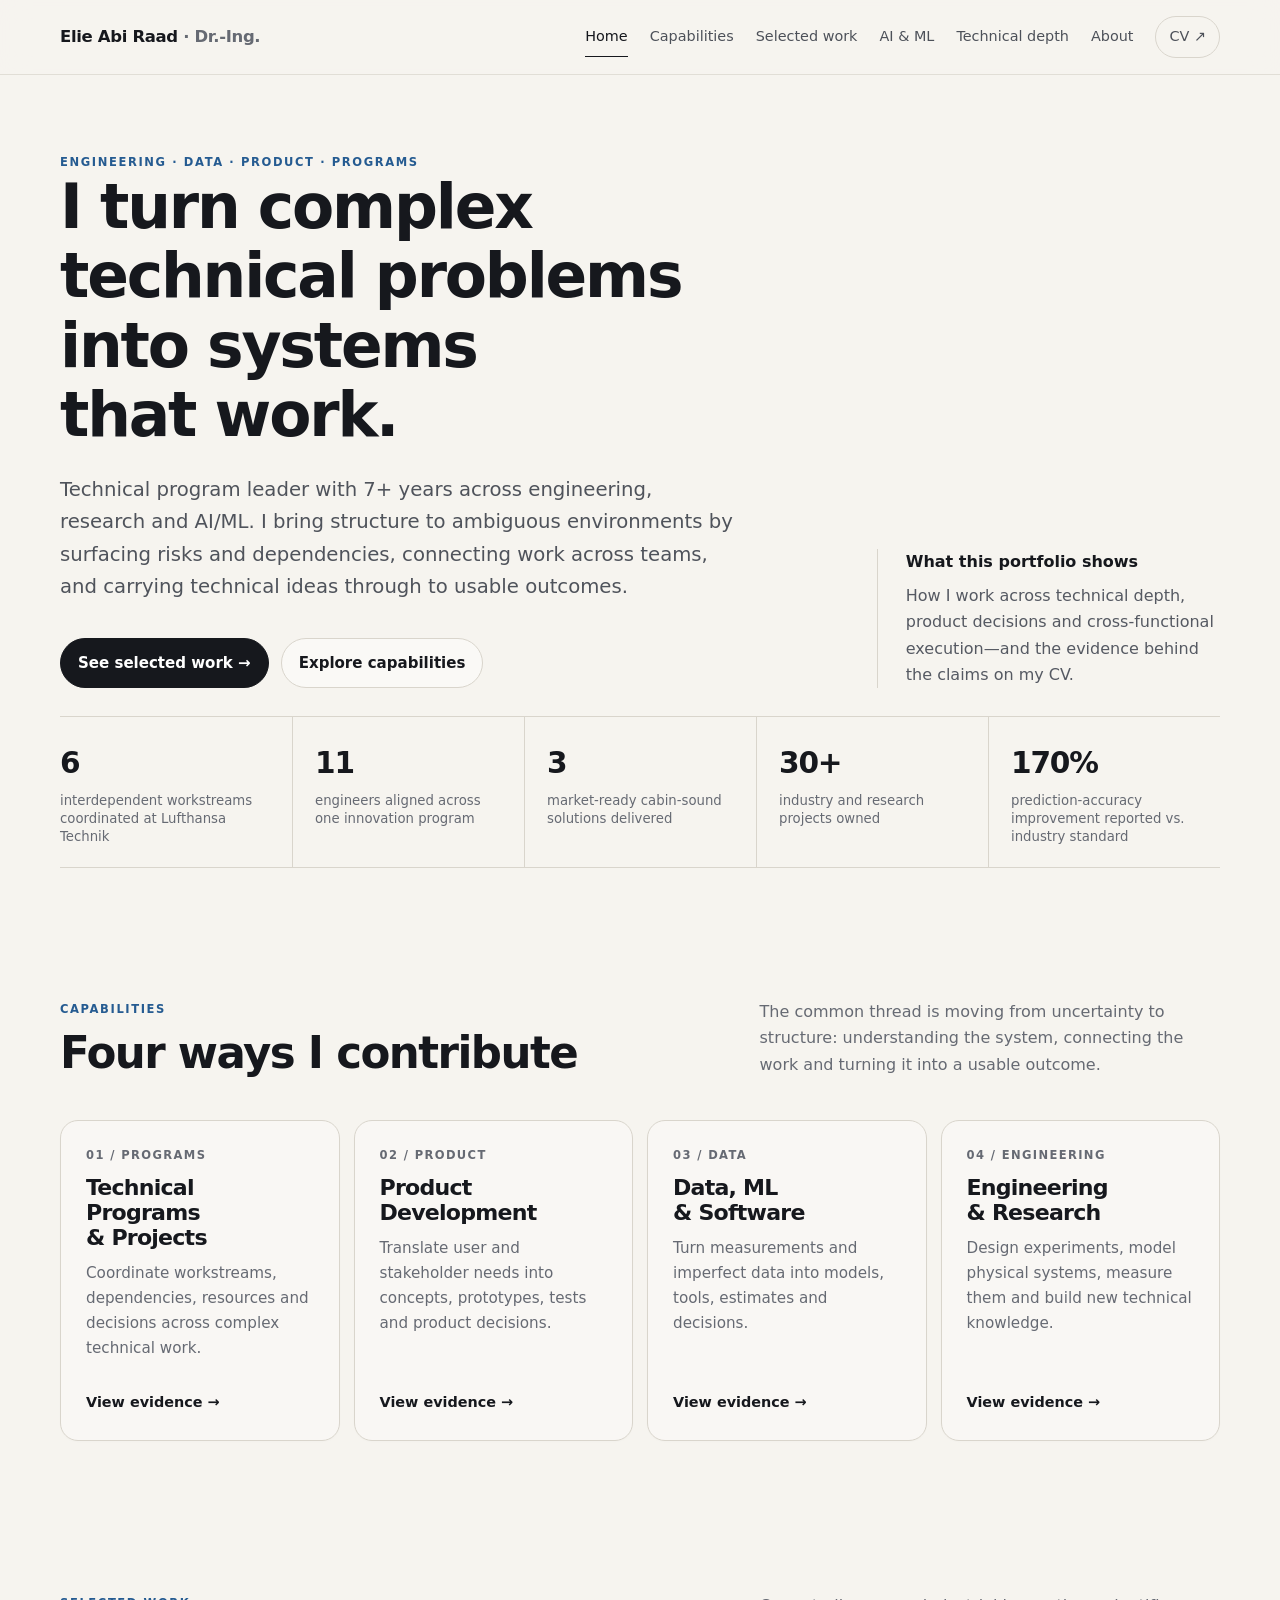
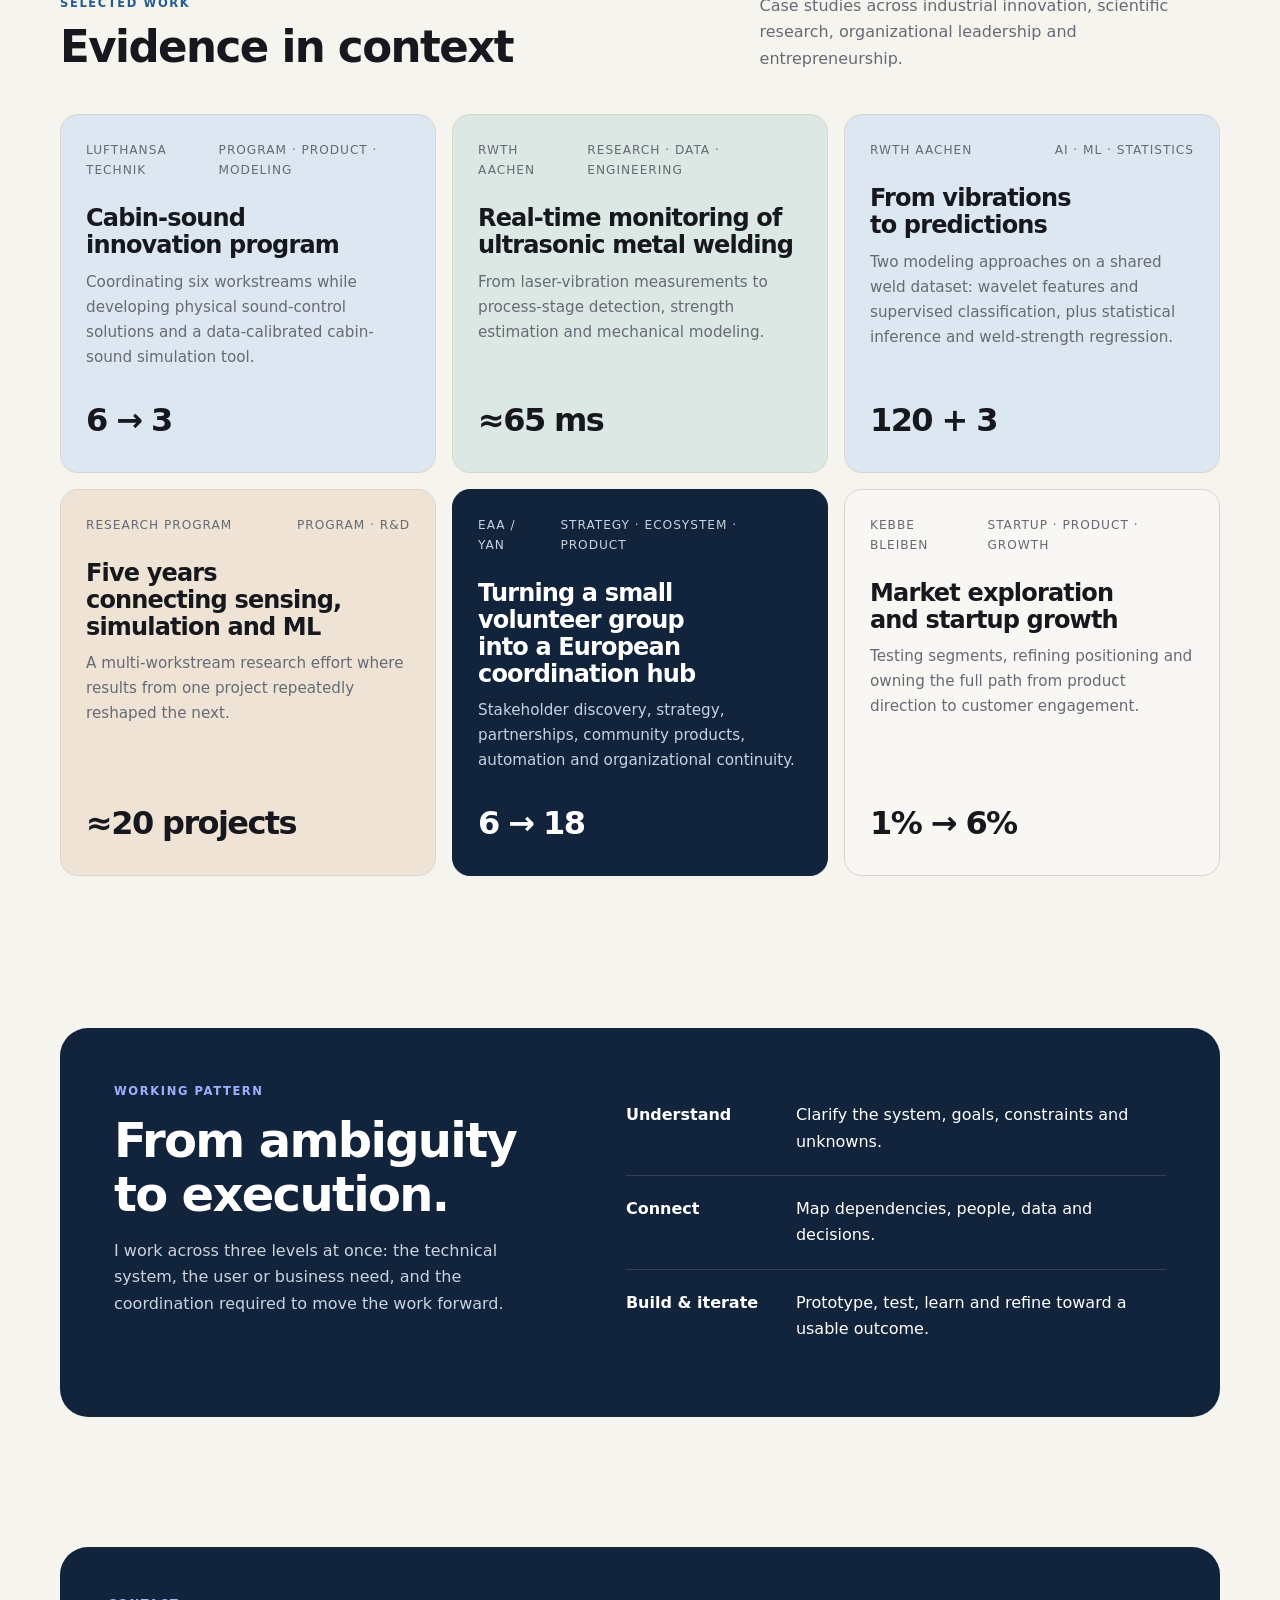
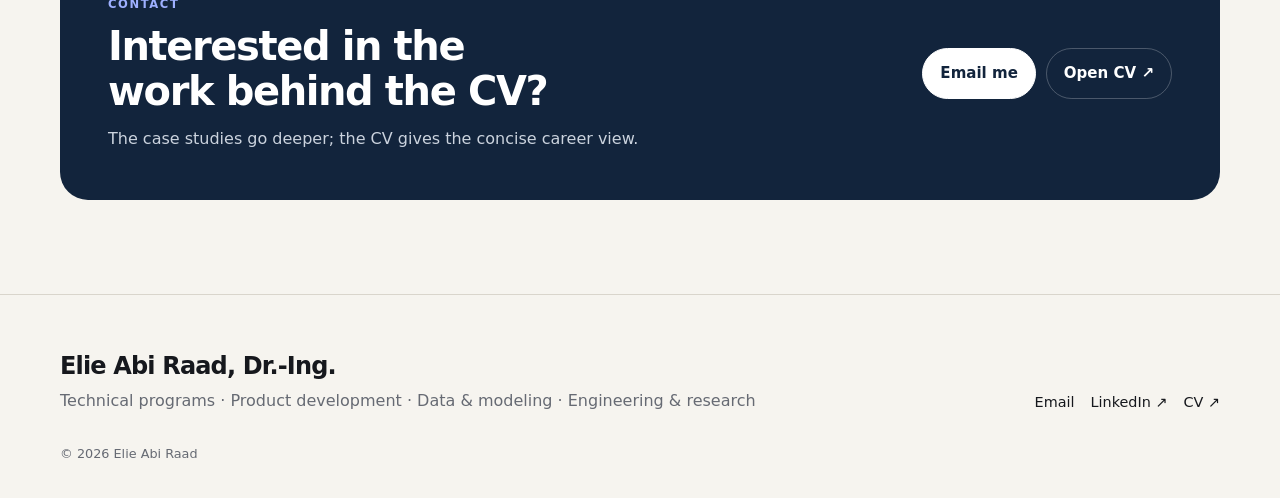
<file: index.html>
<!doctype html><html lang="en"><head><meta charset="utf-8"><meta name="viewport" content="width=device-width,initial-scale=1"><title>Elie Abi Raad, Dr.-Ing. — Portfolio</title><meta name="description" content="Technical program, product, data and engineering portfolio of Elie Abi Raad, Dr.-Ing."><meta name="theme-color" content="#f6f4ef"><link rel="icon" href="assets/favicon.svg" type="image/svg+xml"><link rel="stylesheet" href="assets/styles.css?v=20261106b"></head><body><nav class="nav"><div class="container nav-inner"><a class="brand" href="index.html">Elie Abi Raad <span>· Dr.-Ing.</span></a><button class="menu-btn" aria-label="Open navigation">☰</button><div class="nav-links"><a class="active" href="index.html">Home</a><a href="capabilities.html">Capabilities</a><a href="work.html">Selected work</a><a class="ai-nav-link" href="work/machine-learning.html">AI &amp; ML</a><a href="expertise.html">Technical depth</a><a href="about.html">About</a><a class="cv-link" href="Elie_Abi_Raad_CV.pdf" target="_blank">CV ↗</a></div></div></nav><main>
<section class="hero"><div class="container"><div class="hero-grid"><div><div class="kicker">Engineering · Data · Product · Programs</div><h1>I turn complex technical problems into systems that work.</h1><p class="lead">Technical program leader with 7+ years across engineering, research and AI/ML. I bring structure to ambiguous environments by surfacing risks and dependencies, connecting work across teams, and carrying technical ideas through to usable outcomes.</p><div class="hero-actions"><a class="btn primary" href="work.html">See selected work →</a><a class="btn ghost" href="capabilities.html">Explore capabilities</a></div></div><div class="hero-side"><strong>What this portfolio shows</strong>How I work across technical depth, product decisions and cross-functional execution—and the evidence behind the claims on my CV.</div></div><div class="proofbar"><div class="proof"><strong>6</strong><span>interdependent workstreams coordinated at Lufthansa Technik</span></div><div class="proof"><strong>11</strong><span>engineers aligned across one innovation program</span></div><div class="proof"><strong>3</strong><span>market-ready cabin-sound solutions delivered</span></div><div class="proof"><strong>30+</strong><span>industry and research projects owned</span></div><div class="proof"><strong>170%</strong><span>prediction-accuracy improvement reported vs. industry standard</span></div></div></div></section>
<section class="section"><div class="container"><div class="section-head"><div><div class="kicker">Capabilities</div><h2>Four ways I contribute</h2></div><p>The common thread is moving from uncertainty to structure: understanding the system, connecting the work and turning it into a usable outcome.</p></div><div class="grid-4">
<a class="card" href="capabilities.html#programs"><div><div class="num">01 / Programs</div><h3>Technical Programs &amp; Projects</h3><p>Coordinate workstreams, dependencies, resources and decisions across complex technical work.</p></div><span class="link">View evidence →</span></a>
<a class="card" href="capabilities.html#product"><div><div class="num">02 / Product</div><h3>Product Development</h3><p>Translate user and stakeholder needs into concepts, prototypes, tests and product decisions.</p></div><span class="link">View evidence →</span></a>
<a class="card" href="capabilities.html#data"><div><div class="num">03 / Data</div><h3>Data, ML &amp; Software</h3><p>Turn measurements and imperfect data into models, tools, estimates and decisions.</p></div><span class="link">View evidence →</span></a>
<a class="card" href="capabilities.html#engineering"><div><div class="num">04 / Engineering</div><h3>Engineering &amp; Research</h3><p>Design experiments, model physical systems, measure them and build new technical knowledge.</p></div><span class="link">View evidence →</span></a>
</div></div></section>
<section class="section"><div class="container"><div class="section-head"><div><div class="kicker">Selected work</div><h2>Evidence in context</h2></div><p>Case studies across industrial innovation, scientific research, organizational leadership and entrepreneurship.</p></div><div class="grid-3">
<a class="card project-card blue" href="work/lufthansa.html"><div><div class="eyebrow"><span>Lufthansa Technik</span><span>Program · Product · Modeling</span></div><h3>Cabin-sound innovation program</h3><p>Coordinating six workstreams while developing physical sound-control solutions and a data-calibrated cabin-sound simulation tool.</p></div><div class="metric">6 → 3</div></a>
<a class="card project-card green" href="work/usmw.html"><div><div class="eyebrow"><span>RWTH Aachen</span><span>Research · Data · Engineering</span></div><h3>Real-time monitoring of ultrasonic metal welding</h3><p>From laser-vibration measurements to process-stage detection, strength estimation and mechanical modeling.</p></div><div class="metric">≈65 ms</div></a>
<a class="card project-card blue" href="work/machine-learning.html"><div><div class="eyebrow"><span>RWTH Aachen</span><span>AI · ML · Statistics</span></div><h3>From vibrations to predictions</h3><p>Two modeling approaches on a shared weld dataset: wavelet features and supervised classification, plus statistical inference and weld-strength regression.</p></div><div class="metric">120 + 3</div></a>
<a class="card project-card warm" href="work/research-program.html"><div><div class="eyebrow"><span>Research program</span><span>Program · R&amp;D</span></div><h3>Five years connecting sensing, simulation and ML</h3><p>A multi-workstream research effort where results from one project repeatedly reshaped the next.</p></div><div class="metric">≈20 projects</div></a>
<a class="card project-card dark" href="work/yan.html"><div><div class="eyebrow"><span>EAA / YAN</span><span>Strategy · Ecosystem · Product</span></div><h3>Turning a small volunteer group into a European coordination hub</h3><p>Stakeholder discovery, strategy, partnerships, community products, automation and organizational continuity.</p></div><div class="metric">6 → 18</div></a>
<a class="card project-card" href="work/kebbe.html"><div><div class="eyebrow"><span>Kebbe Bleiben</span><span>Startup · Product · Growth</span></div><h3>Market exploration and startup growth</h3><p>Testing segments, refining positioning and owning the full path from product direction to customer engagement.</p></div><div class="metric">1% → 6%</div></a>
</div></div></section>
<section class="section"><div class="container"><div class="reading-path"><div><div class="kicker" style="color:#9eb0ff">Working pattern</div><h2 style="margin:12px 0 14px;font-size:3rem">From ambiguity to execution.</h2><p>I work across three levels at once: the technical system, the user or business need, and the coordination required to move the work forward.</p></div><div><div class="path-row"><strong>Understand</strong><span>Clarify the system, goals, constraints and unknowns.</span></div><div class="path-row"><strong>Connect</strong><span>Map dependencies, people, data and decisions.</span></div><div class="path-row"><strong>Build &amp; iterate</strong><span>Prototype, test, learn and refine toward a usable outcome.</span></div></div></div></div></section>
<section class="section tight"><div class="container"><div class="contact-card"><div><div class="kicker" style="color:#9eb0ff">Contact</div><h2 style="font-size:2.5rem;margin-top:10px">Interested in the work behind the CV?</h2><p>The case studies go deeper; the CV gives the concise career view.</p></div><div class="contact-links"><a class="btn primary" href="mailto:elie.abiraad.pm@gmail.com">Email me</a><a class="btn" href="Elie_Abi_Raad_CV.pdf" target="_blank">Open CV ↗</a></div></div></div></section>
</main><footer class="footer"><div class="container footer-grid"><div><h2>Elie Abi Raad, Dr.-Ing.</h2><p>Technical programs · Product development · Data &amp; modeling · Engineering &amp; research</p></div><div class="footer-links"><a href="mailto:elie.abiraad.pm@gmail.com">Email</a><a href="https://www.linkedin.com/in/elie-abi-raad" target="_blank" rel="noopener">LinkedIn ↗</a><a href="Elie_Abi_Raad_CV.pdf" target="_blank">CV ↗</a></div></div><div class="container small" style="margin-top:28px">© <span data-year></span> Elie Abi Raad</div></footer><script src="assets/script.js"></script></body></html>
</file>
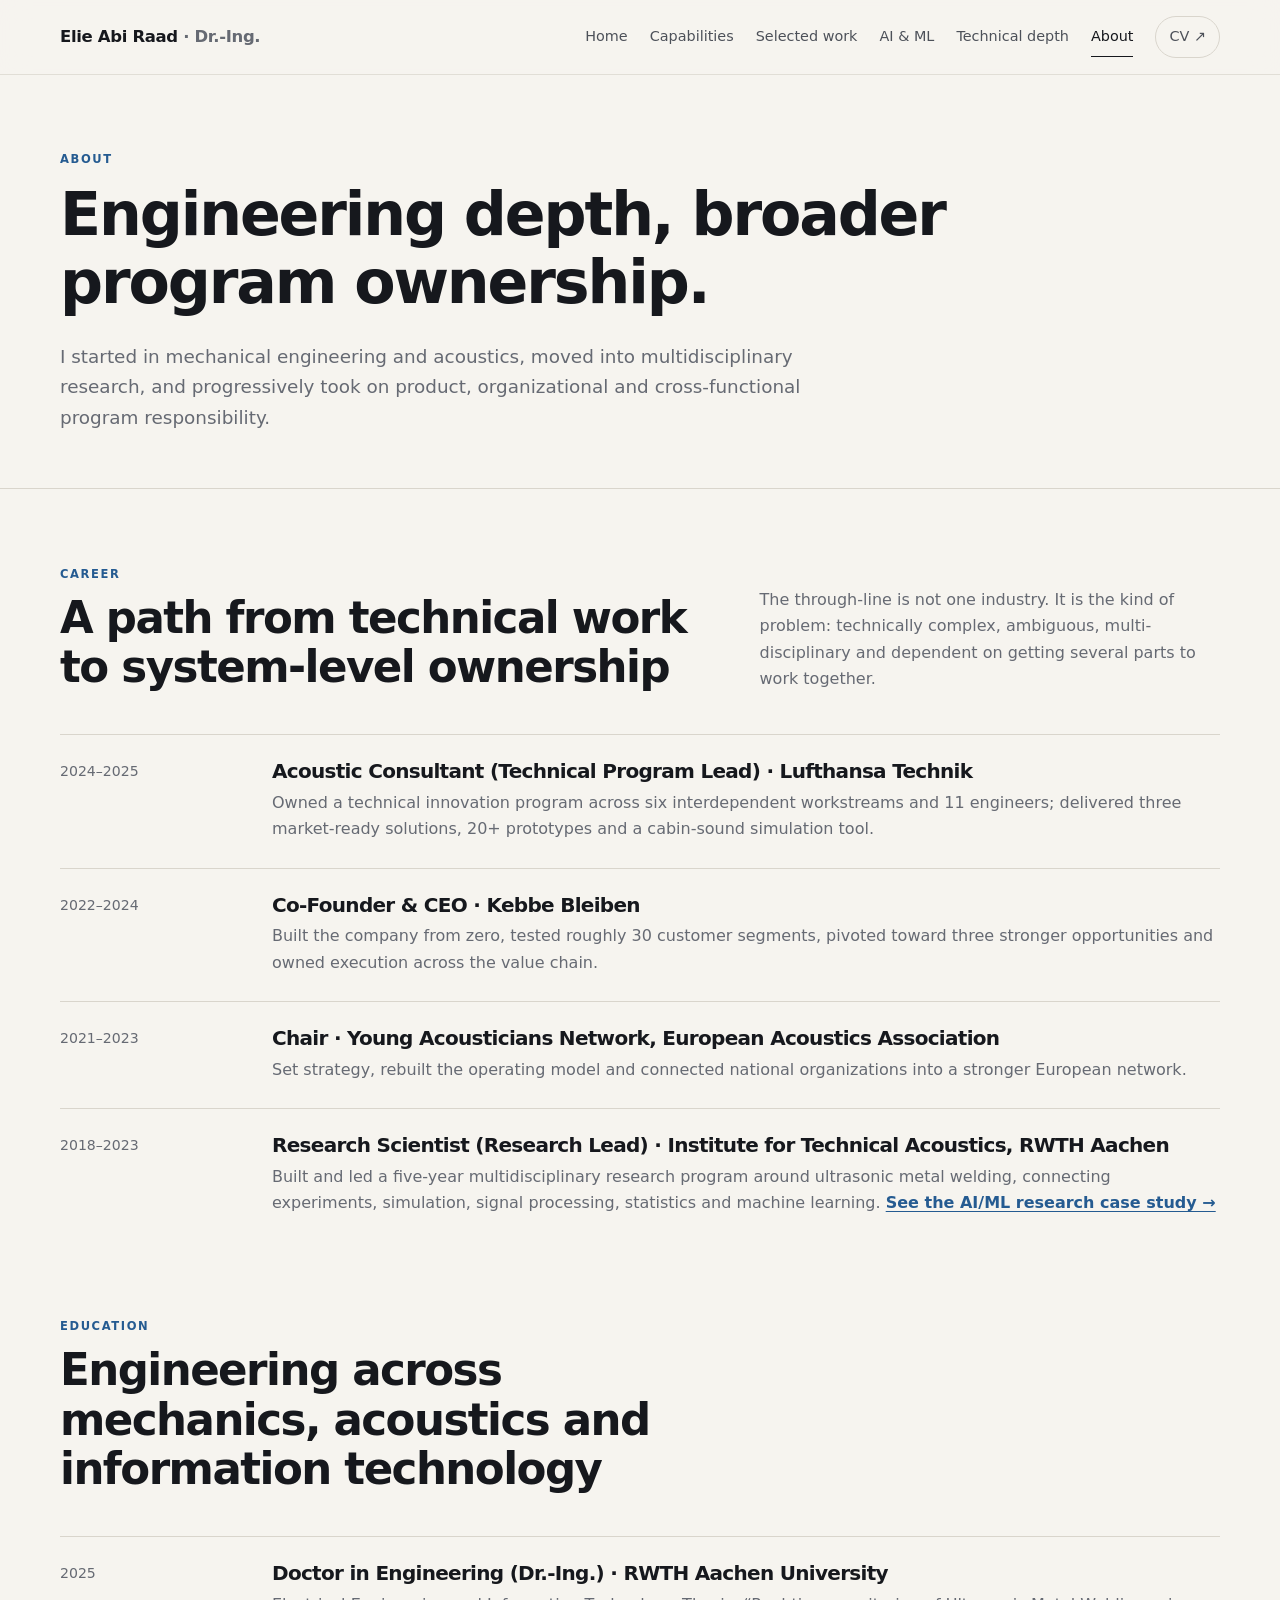
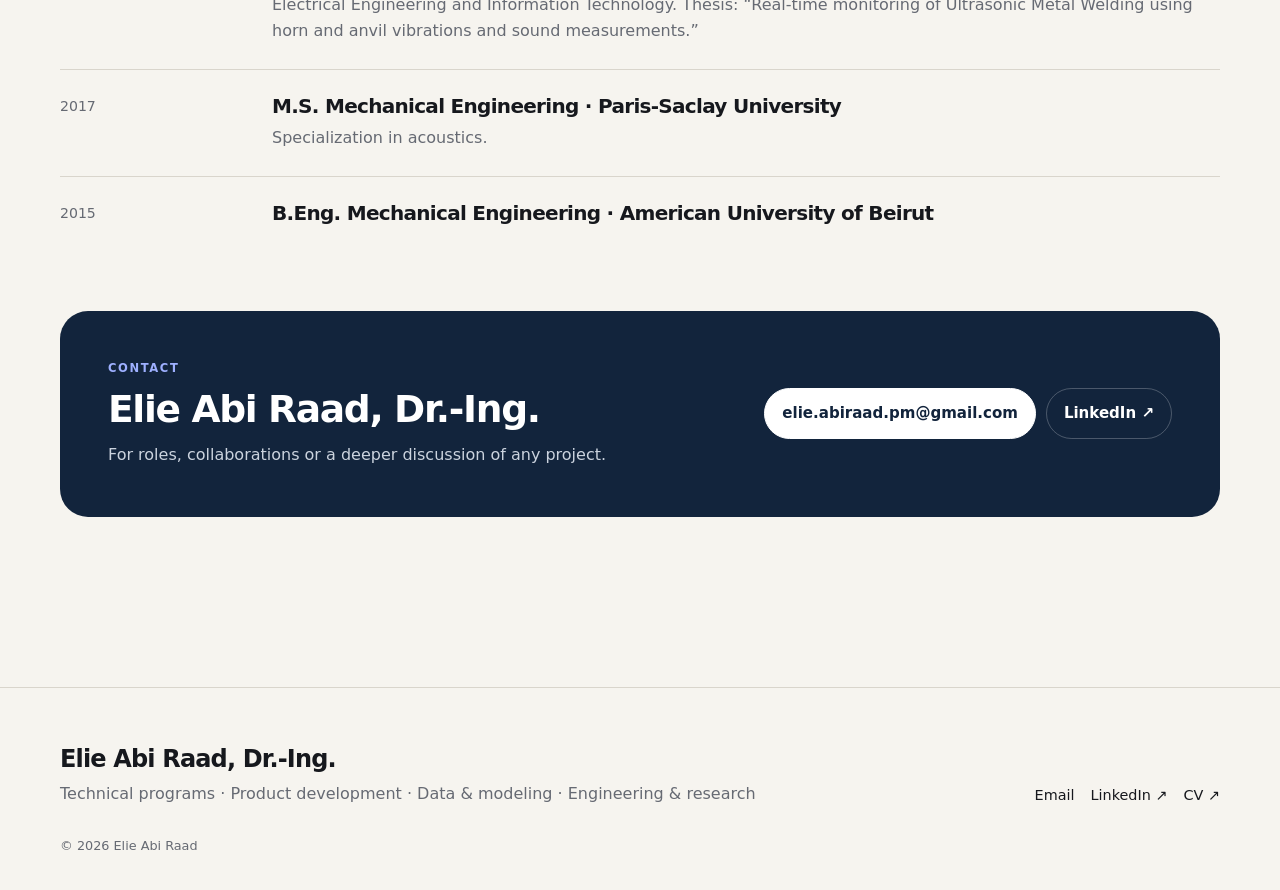
<file: about.html>
<!doctype html><html lang="en"><head><meta charset="utf-8"><meta name="viewport" content="width=device-width,initial-scale=1"><title>About — Elie Abi Raad</title><meta name="description" content="Professional background and education of Elie Abi Raad, Dr.-Ing."><meta name="theme-color" content="#f6f4ef"><link rel="icon" href="assets/favicon.svg" type="image/svg+xml"><link rel="stylesheet" href="assets/styles.css?v=20261106b"></head><body><nav class="nav"><div class="container nav-inner"><a class="brand" href="index.html">Elie Abi Raad <span>· Dr.-Ing.</span></a><button class="menu-btn" aria-label="Open navigation">☰</button><div class="nav-links"><a href="index.html">Home</a><a href="capabilities.html">Capabilities</a><a href="work.html">Selected work</a><a class="ai-nav-link" href="work/machine-learning.html">AI &amp; ML</a><a href="expertise.html">Technical depth</a><a class="active" href="about.html">About</a><a class="cv-link" href="Elie_Abi_Raad_CV.pdf" target="_blank">CV ↗</a></div></div></nav><header class="page-hero"><div class="container"><div class="kicker">About</div><h1>Engineering depth, broader program ownership.</h1><p>I started in mechanical engineering and acoustics, moved into multidisciplinary research, and progressively took on product, organizational and cross-functional program responsibility.</p></div></header><main class="section"><div class="container"><div class="section-head"><div><div class="kicker">Career</div><h2>A path from technical work to system-level ownership</h2></div><p>The through-line is not one industry. It is the kind of problem: technically complex, ambiguous, multi-disciplinary and dependent on getting several parts to work together.</p></div><div class="timeline">
<div class="timeline-item"><div class="date">2024–2025</div><div><h3>Acoustic Consultant (Technical Program Lead) · Lufthansa Technik</h3><p>Owned a technical innovation program across six interdependent workstreams and 11 engineers; delivered three market-ready solutions, 20+ prototypes and a cabin-sound simulation tool.</p></div></div>
<div class="timeline-item"><div class="date">2022–2024</div><div><h3>Co-Founder &amp; CEO · Kebbe Bleiben</h3><p>Built the company from zero, tested roughly 30 customer segments, pivoted toward three stronger opportunities and owned execution across the value chain.</p></div></div>
<div class="timeline-item"><div class="date">2021–2023</div><div><h3>Chair · Young Acousticians Network, European Acoustics Association</h3><p>Set strategy, rebuilt the operating model and connected national organizations into a stronger European network.</p></div></div>
<div class="timeline-item"><div class="date">2018–2023</div><div><h3>Research Scientist (Research Lead) · Institute for Technical Acoustics, RWTH Aachen</h3><p>Built and led a five-year multidisciplinary research program around ultrasonic metal welding, connecting experiments, simulation, signal processing, statistics and machine learning. <a href="work/machine-learning.html" class="inline-case-link">See the AI/ML research case study →</a></p></div></div>
</div><div class="section" style="padding-bottom:0"><div class="section-head"><div><div class="kicker">Education</div><h2>Engineering across mechanics, acoustics and information technology</h2></div></div><div class="timeline"><div class="timeline-item"><div class="date">2025</div><div><h3>Doctor in Engineering (Dr.-Ing.) · RWTH Aachen University</h3><p>Electrical Engineering and Information Technology. Thesis: “Real-time monitoring of Ultrasonic Metal Welding using horn and anvil vibrations and sound measurements.”</p></div></div><div class="timeline-item"><div class="date">2017</div><div><h3>M.S. Mechanical Engineering · Paris-Saclay University</h3><p>Specialization in acoustics.</p></div></div><div class="timeline-item"><div class="date">2015</div><div><h3>B.Eng. Mechanical Engineering · American University of Beirut</h3></div></div></div></div><div class="section tight"><div class="contact-card"><div><div class="kicker" style="color:#9eb0ff">Contact</div><h2 style="font-size:2.35rem;margin-top:10px">Elie Abi Raad, Dr.-Ing.</h2><p>For roles, collaborations or a deeper discussion of any project.</p></div><div class="contact-links"><a class="btn primary" href="mailto:elie.abiraad.pm@gmail.com">elie.abiraad.pm@gmail.com</a><a class="btn" href="https://www.linkedin.com/in/elie-abi-raad" target="_blank" rel="noopener">LinkedIn ↗</a></div></div></div></div></main><footer class="footer"><div class="container footer-grid"><div><h2>Elie Abi Raad, Dr.-Ing.</h2><p>Technical programs · Product development · Data &amp; modeling · Engineering &amp; research</p></div><div class="footer-links"><a href="mailto:elie.abiraad.pm@gmail.com">Email</a><a href="https://www.linkedin.com/in/elie-abi-raad" target="_blank" rel="noopener">LinkedIn ↗</a><a href="Elie_Abi_Raad_CV.pdf" target="_blank">CV ↗</a></div></div><div class="container small" style="margin-top:28px">© <span data-year></span> Elie Abi Raad</div></footer><script src="assets/script.js"></script></body></html>
</file>
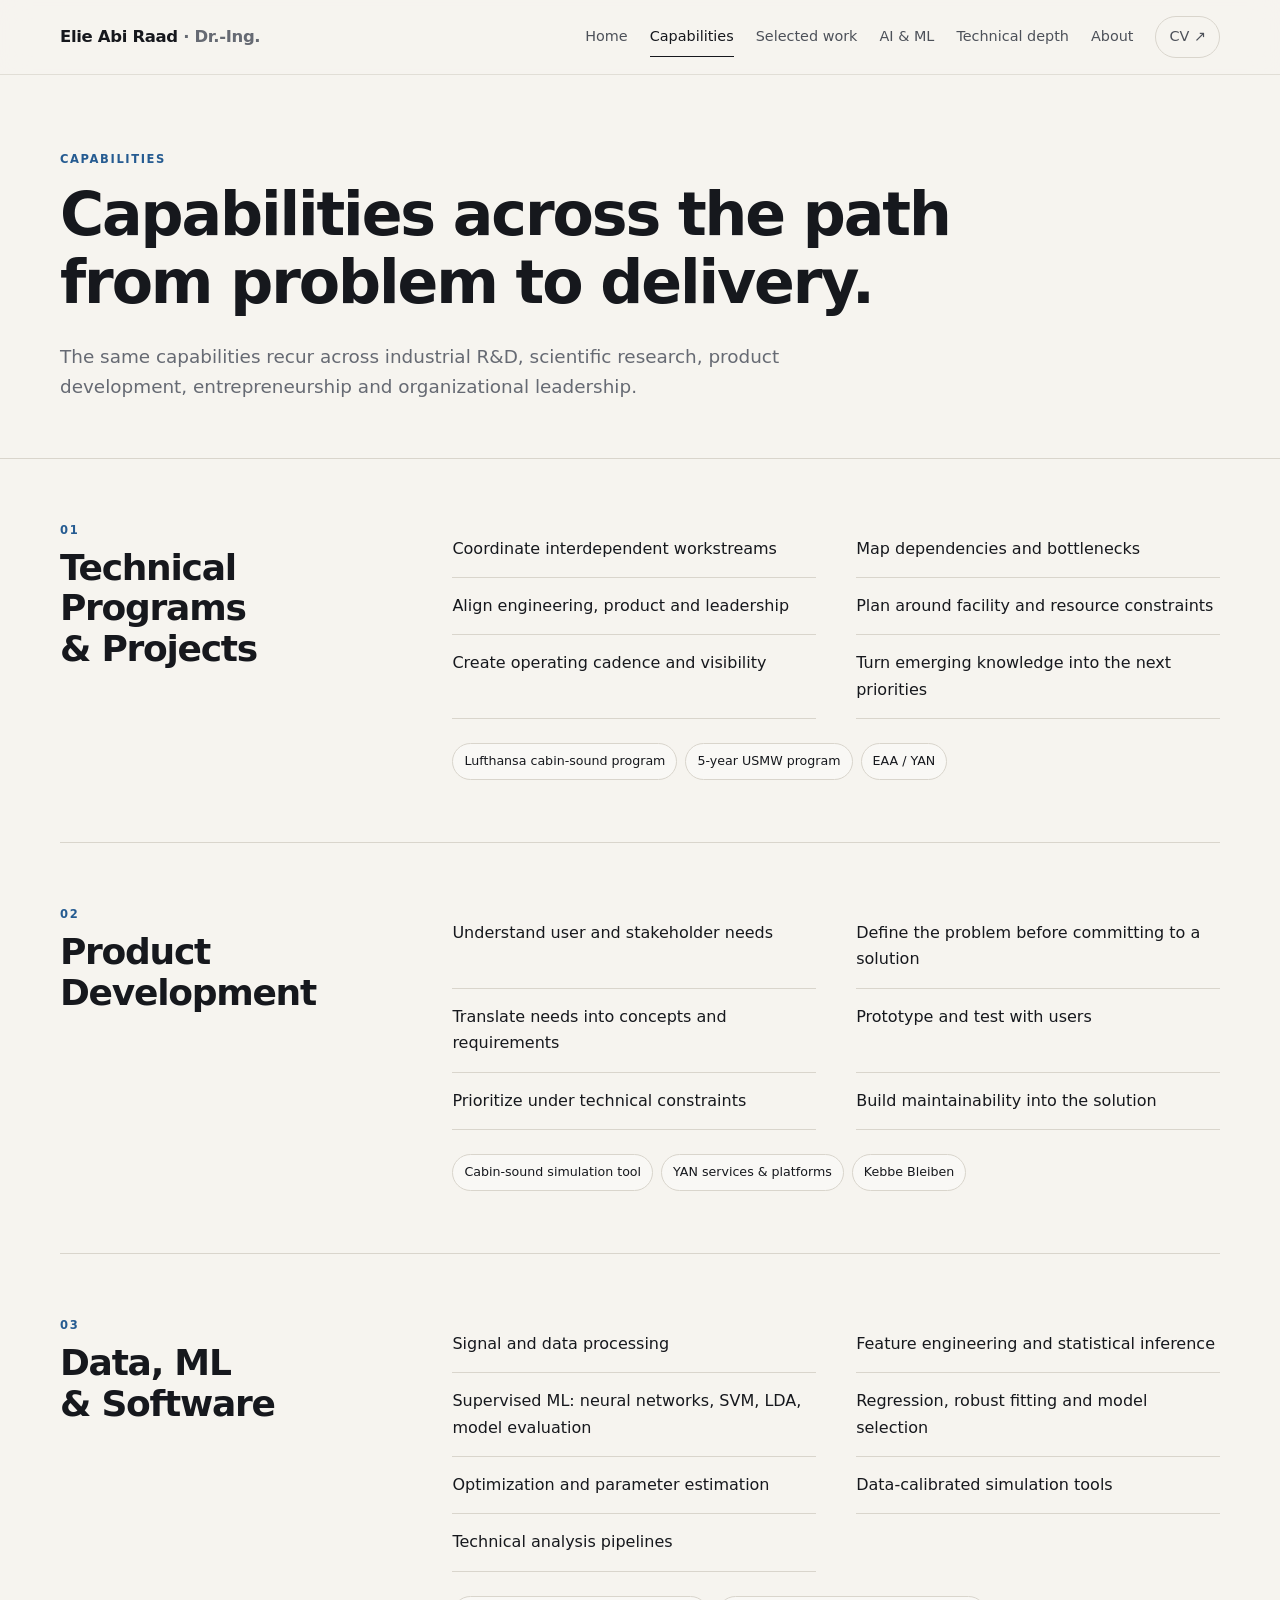
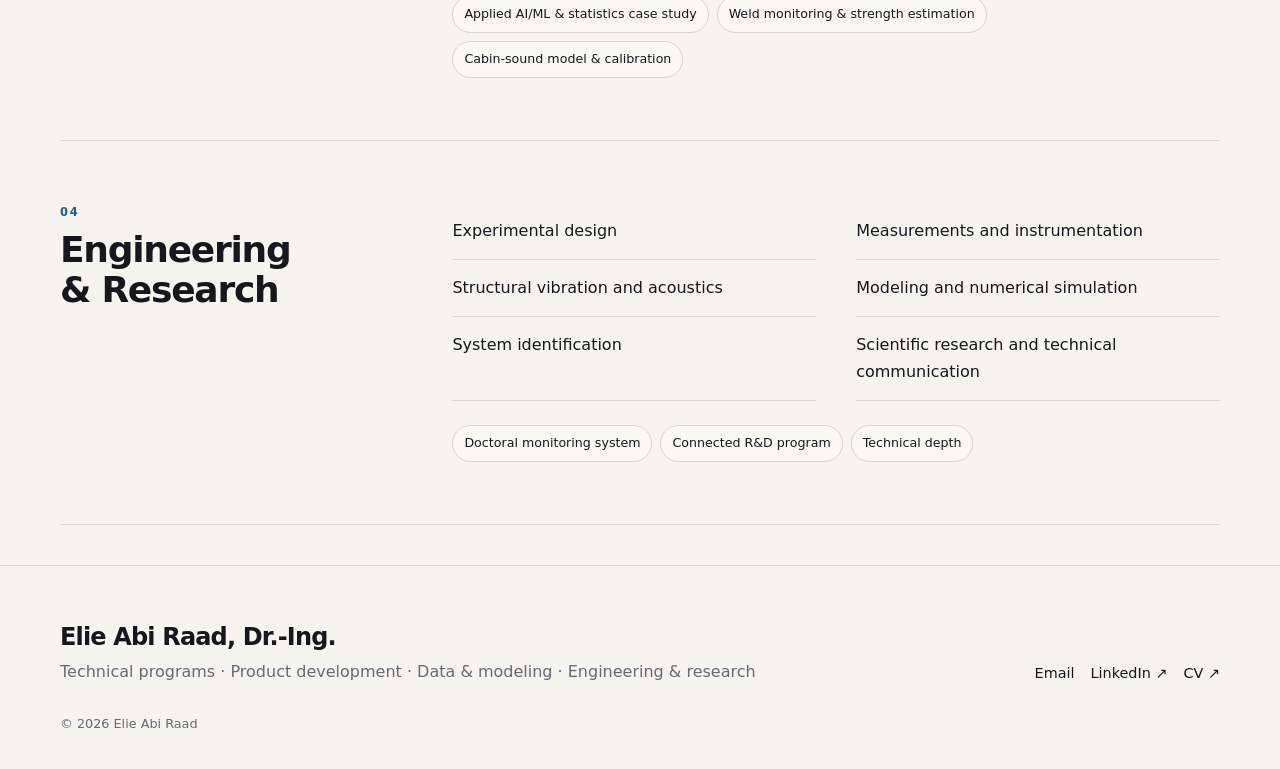
<file: capabilities.html>
<!doctype html><html lang="en"><head><meta charset="utf-8"><meta name="viewport" content="width=device-width,initial-scale=1"><title>Capabilities — Elie Abi Raad</title><meta name="description" content="Capabilities in technical programs, product development, data/ML/software and engineering research."><meta name="theme-color" content="#f6f4ef"><link rel="icon" href="assets/favicon.svg" type="image/svg+xml"><link rel="stylesheet" href="assets/styles.css?v=20261106b"></head><body><nav class="nav"><div class="container nav-inner"><a class="brand" href="index.html">Elie Abi Raad <span>· Dr.-Ing.</span></a><button class="menu-btn" aria-label="Open navigation">☰</button><div class="nav-links"><a href="index.html">Home</a><a class="active" href="capabilities.html">Capabilities</a><a href="work.html">Selected work</a><a class="ai-nav-link" href="work/machine-learning.html">AI &amp; ML</a><a href="expertise.html">Technical depth</a><a href="about.html">About</a><a class="cv-link" href="Elie_Abi_Raad_CV.pdf" target="_blank">CV ↗</a></div></div></nav><header class="page-hero"><div class="container"><div class="kicker">Capabilities</div><h1>Capabilities across the path from problem to delivery.</h1><p>The same capabilities recur across industrial R&amp;D, scientific research, product development, entrepreneurship and organizational leadership.</p></div></header><main class="container">
<section class="cap-block" id="programs"><div><div class="kicker">01</div><h2>Technical Programs &amp; Projects</h2></div><div><ul class="cap-list"><li>Coordinate interdependent workstreams</li><li>Map dependencies and bottlenecks</li><li>Align engineering, product and leadership</li><li>Plan around facility and resource constraints</li><li>Create operating cadence and visibility</li><li>Turn emerging knowledge into the next priorities</li></ul><div class="evidence"><a class="pill" href="work/lufthansa.html">Lufthansa cabin-sound program</a><a class="pill" href="work/research-program.html">5-year USMW program</a><a class="pill" href="work/yan.html">EAA / YAN</a></div></div></section>
<section class="cap-block" id="product"><div><div class="kicker">02</div><h2>Product Development</h2></div><div><ul class="cap-list"><li>Understand user and stakeholder needs</li><li>Define the problem before committing to a solution</li><li>Translate needs into concepts and requirements</li><li>Prototype and test with users</li><li>Prioritize under technical constraints</li><li>Build maintainability into the solution</li></ul><div class="evidence"><a class="pill" href="work/lufthansa.html#tool">Cabin-sound simulation tool</a><a class="pill" href="work/yan.html">YAN services &amp; platforms</a><a class="pill" href="work/kebbe.html">Kebbe Bleiben</a></div></div></section>
<section class="cap-block" id="data"><div><div class="kicker">03</div><h2>Data, ML &amp; Software</h2></div><div><ul class="cap-list"><li>Signal and data processing</li><li>Feature engineering and statistical inference</li><li>Supervised ML: neural networks, SVM, LDA, model evaluation</li><li>Regression, robust fitting and model selection</li><li>Optimization and parameter estimation</li><li>Data-calibrated simulation tools</li><li>Technical analysis pipelines</li></ul><div class="evidence"><a class="pill" href="work/machine-learning.html">Applied AI/ML &amp; statistics case study</a><a class="pill" href="work/usmw.html">Weld monitoring &amp; strength estimation</a><a class="pill" href="work/lufthansa.html#tool">Cabin-sound model &amp; calibration</a></div></div></section>
<section class="cap-block" id="engineering"><div><div class="kicker">04</div><h2>Engineering &amp; Research</h2></div><div><ul class="cap-list"><li>Experimental design</li><li>Measurements and instrumentation</li><li>Structural vibration and acoustics</li><li>Modeling and numerical simulation</li><li>System identification</li><li>Scientific research and technical communication</li></ul><div class="evidence"><a class="pill" href="work/usmw.html">Doctoral monitoring system</a><a class="pill" href="work/research-program.html">Connected R&amp;D program</a><a class="pill" href="expertise.html">Technical depth</a></div></div></section>
</main><footer class="footer"><div class="container footer-grid"><div><h2>Elie Abi Raad, Dr.-Ing.</h2><p>Technical programs · Product development · Data &amp; modeling · Engineering &amp; research</p></div><div class="footer-links"><a href="mailto:elie.abiraad.pm@gmail.com">Email</a><a href="https://www.linkedin.com/in/elie-abi-raad" target="_blank" rel="noopener">LinkedIn ↗</a><a href="Elie_Abi_Raad_CV.pdf" target="_blank">CV ↗</a></div></div><div class="container small" style="margin-top:28px">© <span data-year></span> Elie Abi Raad</div></footer><script src="assets/script.js"></script></body></html>
</file>
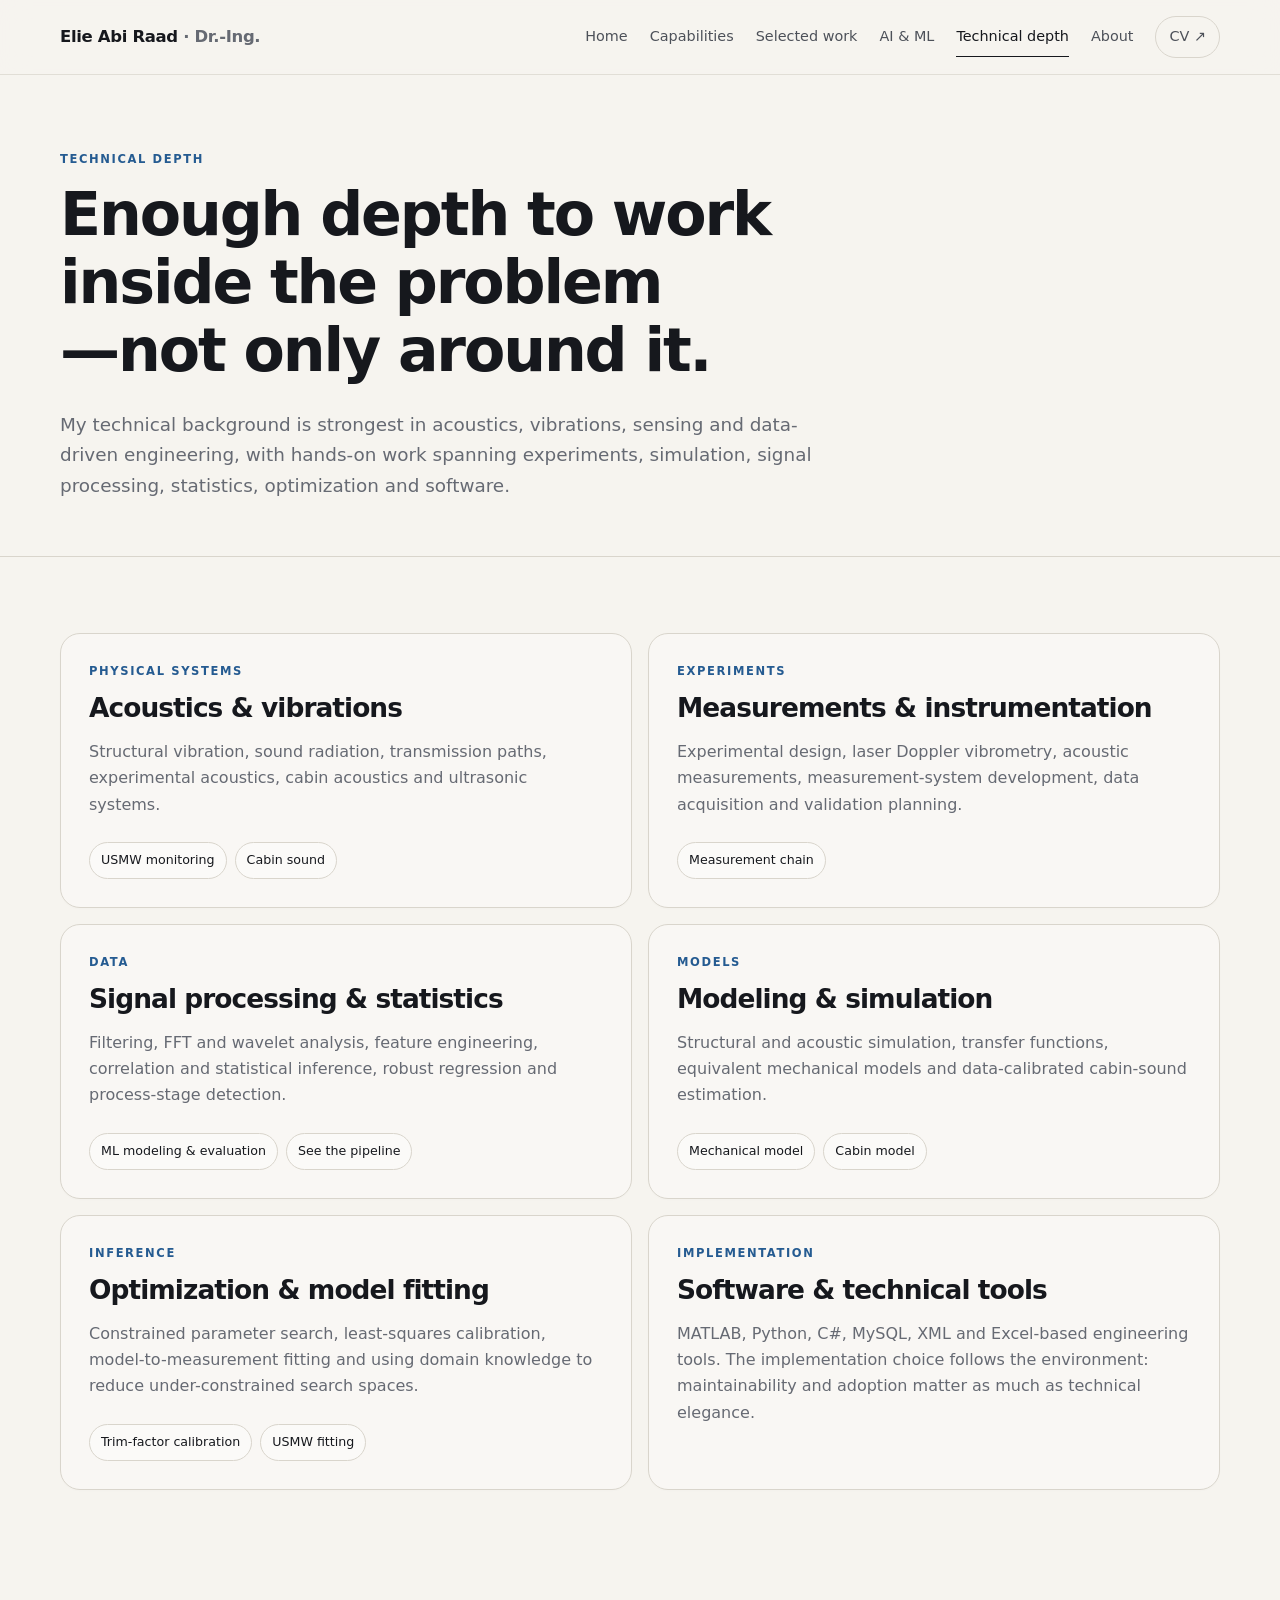
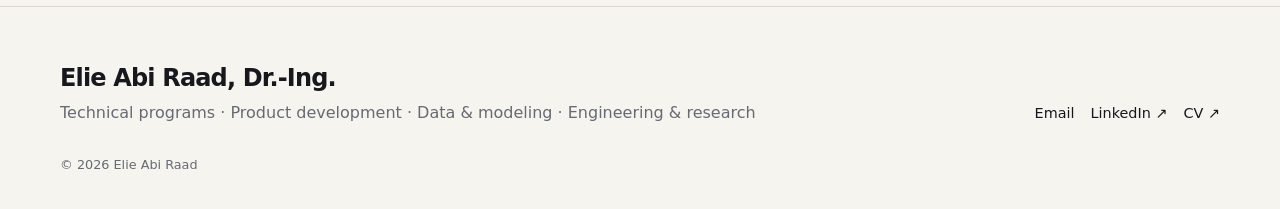
<file: expertise.html>
<!doctype html><html lang="en"><head><meta charset="utf-8"><meta name="viewport" content="width=device-width,initial-scale=1"><title>Technical Depth — Elie Abi Raad</title><meta name="description" content="Technical expertise in acoustics, vibrations, measurements, signal processing, statistics, modeling, optimization and engineering software."><meta name="theme-color" content="#f6f4ef"><link rel="icon" href="assets/favicon.svg" type="image/svg+xml"><link rel="stylesheet" href="assets/styles.css?v=20261106b"></head><body><nav class="nav"><div class="container nav-inner"><a class="brand" href="index.html">Elie Abi Raad <span>· Dr.-Ing.</span></a><button class="menu-btn" aria-label="Open navigation">☰</button><div class="nav-links"><a href="index.html">Home</a><a href="capabilities.html">Capabilities</a><a href="work.html">Selected work</a><a class="ai-nav-link" href="work/machine-learning.html">AI &amp; ML</a><a class="active" href="expertise.html">Technical depth</a><a href="about.html">About</a><a class="cv-link" href="Elie_Abi_Raad_CV.pdf" target="_blank">CV ↗</a></div></div></nav><header class="page-hero"><div class="container"><div class="kicker">Technical depth</div><h1>Enough depth to work inside the problem—not only around it.</h1><p>My technical background is strongest in acoustics, vibrations, sensing and data-driven engineering, with hands-on work spanning experiments, simulation, signal processing, statistics, optimization and software.</p></div></header><main class="section"><div class="container"><div class="expertise-grid">
<div class="expertise-card"><div class="kicker">Physical systems</div><h3>Acoustics &amp; vibrations</h3><p>Structural vibration, sound radiation, transmission paths, experimental acoustics, cabin acoustics and ultrasonic systems.</p><div class="evidence"><a class="pill" href="work/usmw.html">USMW monitoring</a><a class="pill" href="work/lufthansa.html">Cabin sound</a></div></div>
<div class="expertise-card"><div class="kicker">Experiments</div><h3>Measurements &amp; instrumentation</h3><p>Experimental design, laser Doppler vibrometry, acoustic measurements, measurement-system development, data acquisition and validation planning.</p><div class="evidence"><a class="pill" href="work/research-program.html">Measurement chain</a></div></div>
<div class="expertise-card"><div class="kicker">Data</div><h3>Signal processing &amp; statistics</h3><p>Filtering, FFT and wavelet analysis, feature engineering, correlation and statistical inference, robust regression and process-stage detection.</p><div class="evidence"><a class="pill" href="work/machine-learning.html">ML modeling &amp; evaluation</a><a class="pill" href="work/usmw.html#data">See the pipeline</a></div></div>
<div class="expertise-card"><div class="kicker">Models</div><h3>Modeling &amp; simulation</h3><p>Structural and acoustic simulation, transfer functions, equivalent mechanical models and data-calibrated cabin-sound estimation.</p><div class="evidence"><a class="pill" href="work/usmw.html#model">Mechanical model</a><a class="pill" href="work/lufthansa.html#tool">Cabin model</a></div></div>
<div class="expertise-card"><div class="kicker">Inference</div><h3>Optimization &amp; model fitting</h3><p>Constrained parameter search, least-squares calibration, model-to-measurement fitting and using domain knowledge to reduce under-constrained search spaces.</p><div class="evidence"><a class="pill" href="work/lufthansa.html#calibration">Trim-factor calibration</a><a class="pill" href="work/usmw.html#model">USMW fitting</a></div></div>
<div class="expertise-card"><div class="kicker">Implementation</div><h3>Software &amp; technical tools</h3><p>MATLAB, Python, C#, MySQL, XML and Excel-based engineering tools. The implementation choice follows the environment: maintainability and adoption matter as much as technical elegance.</p></div>
</div></div></main><footer class="footer"><div class="container footer-grid"><div><h2>Elie Abi Raad, Dr.-Ing.</h2><p>Technical programs · Product development · Data &amp; modeling · Engineering &amp; research</p></div><div class="footer-links"><a href="mailto:elie.abiraad.pm@gmail.com">Email</a><a href="https://www.linkedin.com/in/elie-abi-raad" target="_blank" rel="noopener">LinkedIn ↗</a><a href="Elie_Abi_Raad_CV.pdf" target="_blank">CV ↗</a></div></div><div class="container small" style="margin-top:28px">© <span data-year></span> Elie Abi Raad</div></footer><script src="assets/script.js"></script></body></html>
</file>
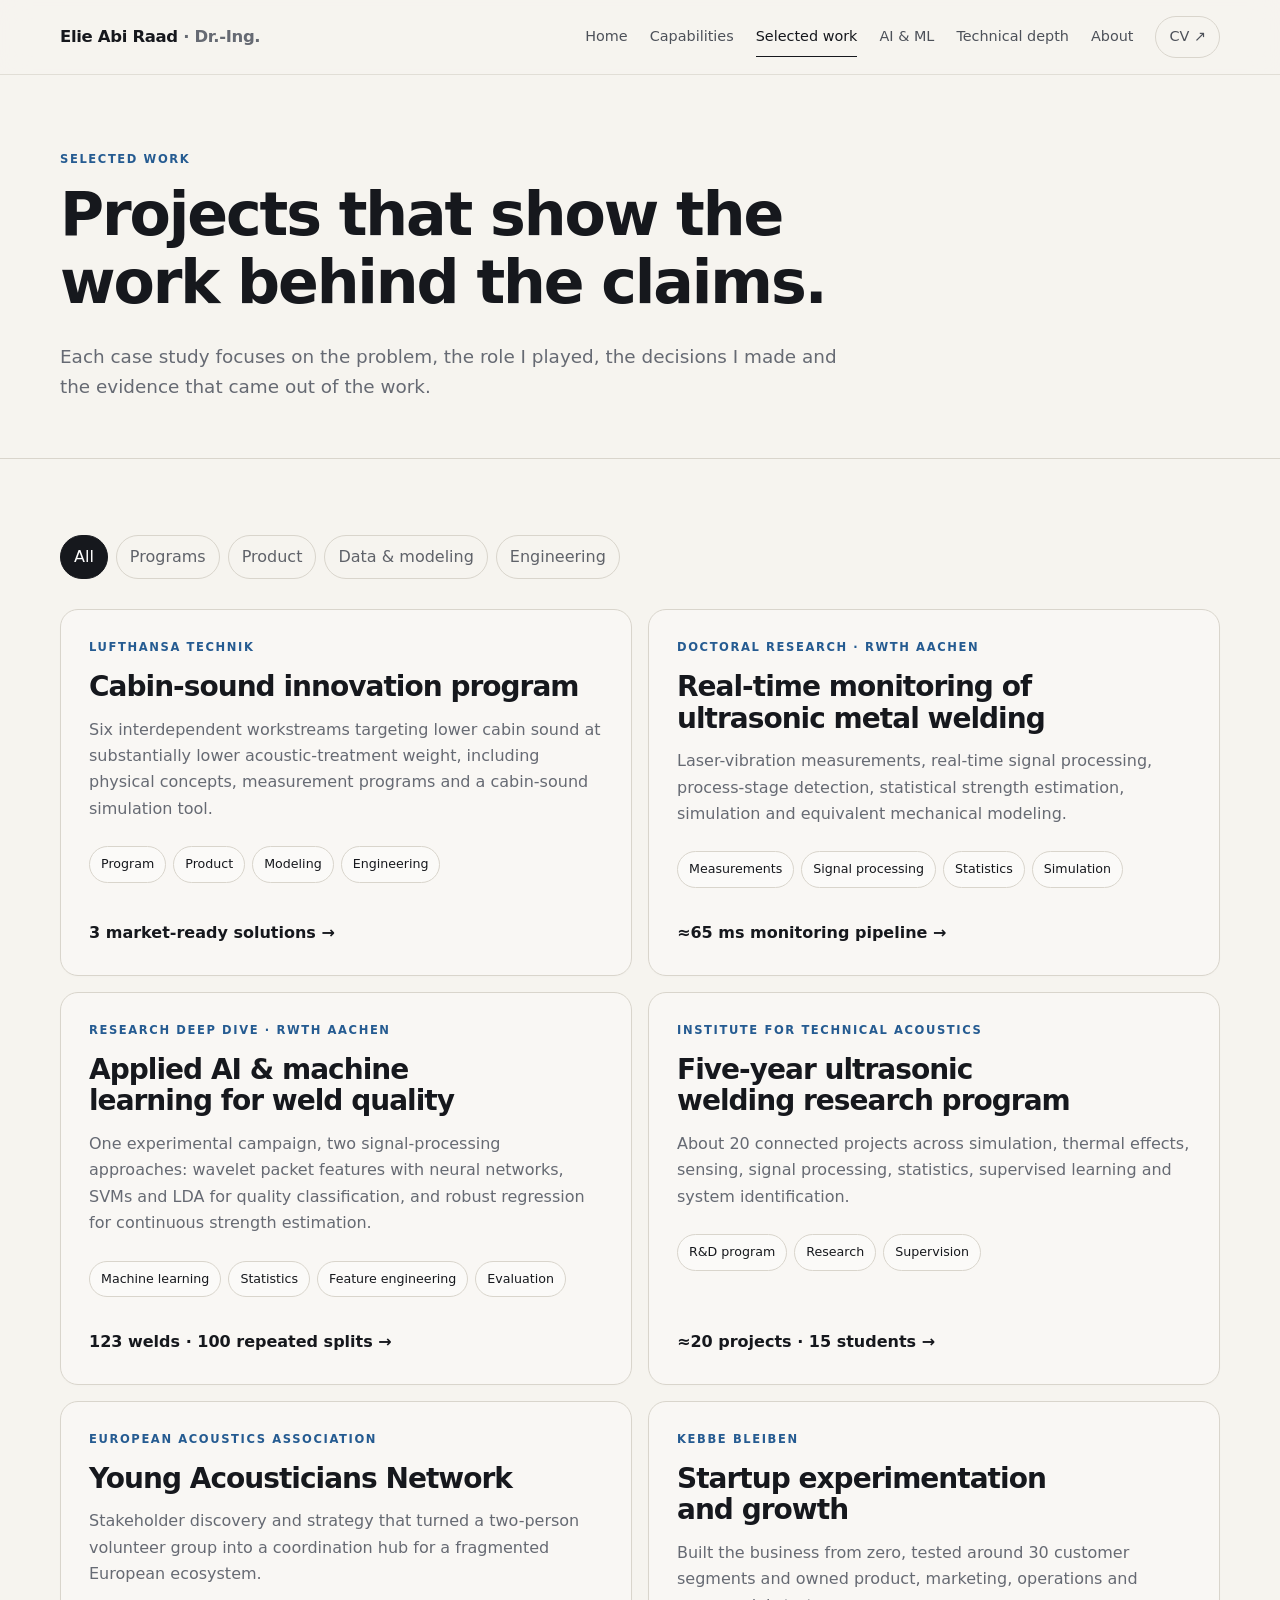
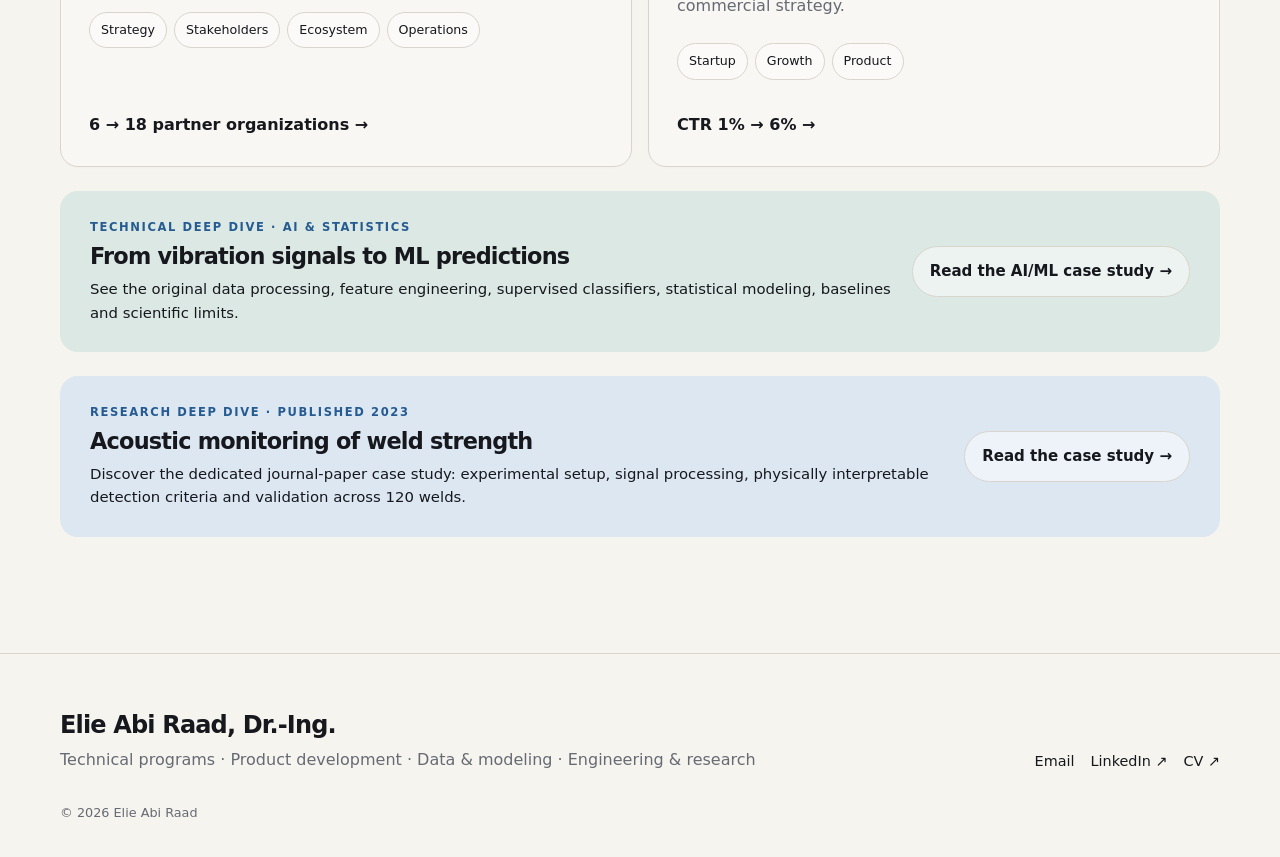
<file: work.html>
<!doctype html><html lang="en"><head><meta charset="utf-8"><meta name="viewport" content="width=device-width,initial-scale=1"><title>Selected Work — Elie Abi Raad</title><meta name="description" content="Selected projects by Elie Abi Raad across technical programs, product, data/modeling and engineering."><meta name="theme-color" content="#f6f4ef"><link rel="icon" href="assets/favicon.svg" type="image/svg+xml"><link rel="stylesheet" href="assets/styles.css?v=20261106b"></head><body><nav class="nav"><div class="container nav-inner"><a class="brand" href="index.html">Elie Abi Raad <span>· Dr.-Ing.</span></a><button class="menu-btn" aria-label="Open navigation">☰</button><div class="nav-links"><a href="index.html">Home</a><a href="capabilities.html">Capabilities</a><a class="active" href="work.html">Selected work</a><a class="ai-nav-link" href="work/machine-learning.html">AI &amp; ML</a><a href="expertise.html">Technical depth</a><a href="about.html">About</a><a class="cv-link" href="Elie_Abi_Raad_CV.pdf" target="_blank">CV ↗</a></div></div></nav><header class="page-hero"><div class="container"><div class="kicker">Selected work</div><h1>Projects that show the work behind the claims.</h1><p>Each case study focuses on the problem, the role I played, the decisions I made and the evidence that came out of the work.</p></div></header><main class="section"><div class="container"><div class="filters"><button class="filter-btn active" data-filter="all">All</button><button class="filter-btn" data-filter="program">Programs</button><button class="filter-btn" data-filter="product">Product</button><button class="filter-btn" data-filter="data">Data &amp; modeling</button><button class="filter-btn" data-filter="engineering">Engineering</button></div><div class="work-grid">
<a class="work-card" data-tags="program product data engineering" href="work/lufthansa.html"><div><div class="kicker">Lufthansa Technik</div><h3>Cabin-sound innovation program</h3><p>Six interdependent workstreams targeting lower cabin sound at substantially lower acoustic-treatment weight, including physical concepts, measurement programs and a cabin-sound simulation tool.</p><div class="tags"><span class="tag">Program</span><span class="tag">Product</span><span class="tag">Modeling</span><span class="tag">Engineering</span></div></div><strong>3 market-ready solutions →</strong></a>
<a class="work-card" data-tags="data engineering" href="work/usmw.html"><div><div class="kicker">Doctoral research · RWTH Aachen</div><h3>Real-time monitoring of ultrasonic metal welding</h3><p>Laser-vibration measurements, real-time signal processing, process-stage detection, statistical strength estimation, simulation and equivalent mechanical modeling.</p><div class="tags"><span class="tag">Measurements</span><span class="tag">Signal processing</span><span class="tag">Statistics</span><span class="tag">Simulation</span></div></div><strong>≈65 ms monitoring pipeline →</strong></a>
<a class="work-card" data-tags="data engineering" href="work/machine-learning.html"><div><div class="kicker">Research deep dive · RWTH Aachen</div><h3>Applied AI &amp; machine learning for weld quality</h3><p>One experimental campaign, two signal-processing approaches: wavelet packet features with neural networks, SVMs and LDA for quality classification, and robust regression for continuous strength estimation.</p><div class="tags"><span class="tag">Machine learning</span><span class="tag">Statistics</span><span class="tag">Feature engineering</span><span class="tag">Evaluation</span></div></div><strong>123 welds · 100 repeated splits →</strong></a>
<a class="work-card" data-tags="program data engineering" href="work/research-program.html"><div><div class="kicker">Institute for Technical Acoustics</div><h3>Five-year ultrasonic welding research program</h3><p>About 20 connected projects across simulation, thermal effects, sensing, signal processing, statistics, supervised learning and system identification.</p><div class="tags"><span class="tag">R&amp;D program</span><span class="tag">Research</span><span class="tag">Supervision</span></div></div><strong>≈20 projects · 15 students →</strong></a>
<a class="work-card" data-tags="program product" href="work/yan.html"><div><div class="kicker">European Acoustics Association</div><h3>Young Acousticians Network</h3><p>Stakeholder discovery and strategy that turned a two-person volunteer group into a coordination hub for a fragmented European ecosystem.</p><div class="tags"><span class="tag">Strategy</span><span class="tag">Stakeholders</span><span class="tag">Ecosystem</span><span class="tag">Operations</span></div></div><strong>6 → 18 partner organizations →</strong></a>
<a class="work-card" data-tags="product program" href="work/kebbe.html"><div><div class="kicker">Kebbe Bleiben</div><h3>Startup experimentation and growth</h3><p>Built the business from zero, tested around 30 customer segments and owned product, marketing, operations and commercial strategy.</p><div class="tags"><span class="tag">Startup</span><span class="tag">Growth</span><span class="tag">Product</span></div></div><strong>CTR 1% → 6% →</strong></a>
</div><div class="paper-related" style="margin-top:24px;background:var(--green2)"><div><div class="kicker">Technical deep dive · AI &amp; statistics</div><h3 style="font-size:1.4rem;margin:7px 0 8px">From vibration signals to ML predictions</h3><p>See the original data processing, feature engineering, supervised classifiers, statistical modeling, baselines and scientific limits.</p></div><a class="btn ghost" href="work/machine-learning.html">Read the AI/ML case study →</a></div>
<div class="paper-related" style="margin-top:24px"><div><div class="kicker">Research deep dive · Published 2023</div><h3 style="font-size:1.4rem;margin:7px 0 8px">Acoustic monitoring of weld strength</h3><p>Discover the dedicated journal-paper case study: experimental setup, signal processing, physically interpretable detection criteria and validation across 120 welds.</p></div><a class="btn ghost" href="work/acoustic-monitoring.html">Read the case study →</a></div></div></main><footer class="footer"><div class="container footer-grid"><div><h2>Elie Abi Raad, Dr.-Ing.</h2><p>Technical programs · Product development · Data &amp; modeling · Engineering &amp; research</p></div><div class="footer-links"><a href="mailto:elie.abiraad.pm@gmail.com">Email</a><a href="https://www.linkedin.com/in/elie-abi-raad" target="_blank" rel="noopener">LinkedIn ↗</a><a href="Elie_Abi_Raad_CV.pdf" target="_blank">CV ↗</a></div></div><div class="container small" style="margin-top:28px">© <span data-year></span> Elie Abi Raad</div></footer><script src="assets/script.js"></script></body></html>
</file>
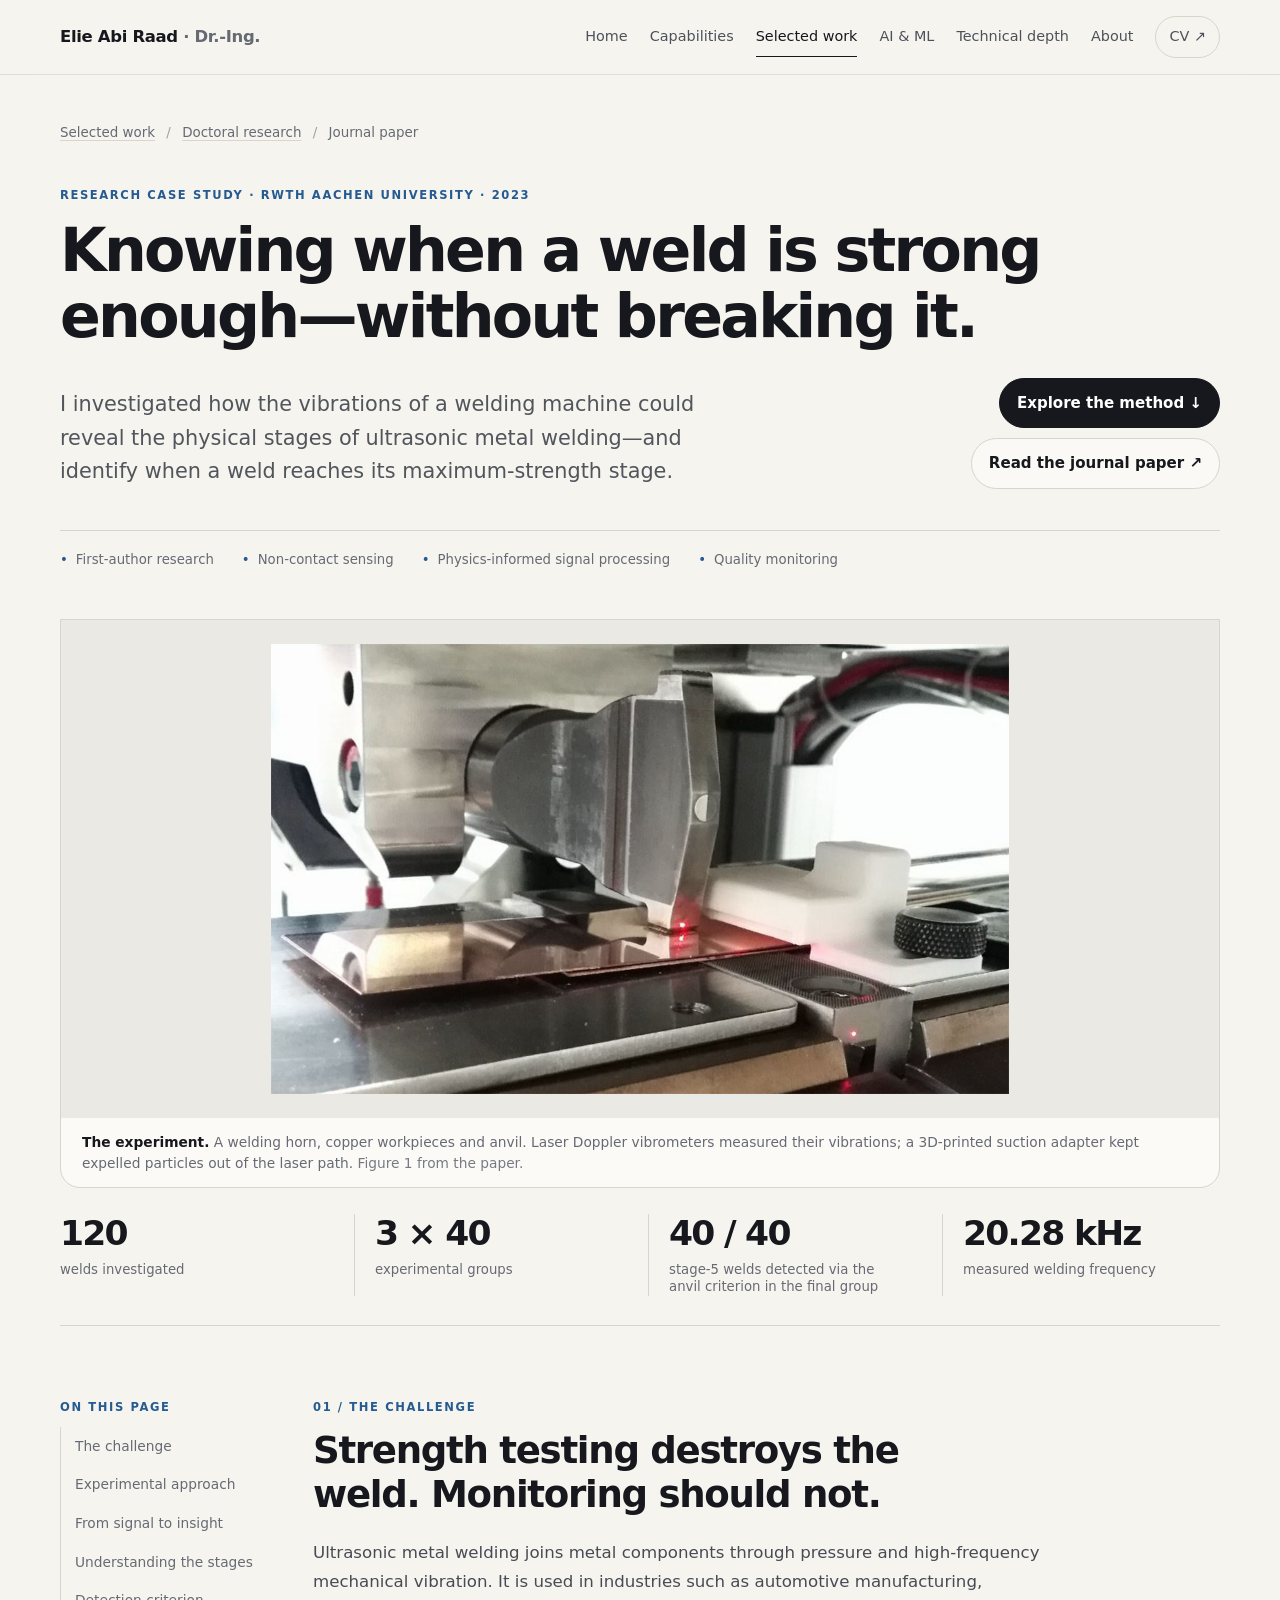
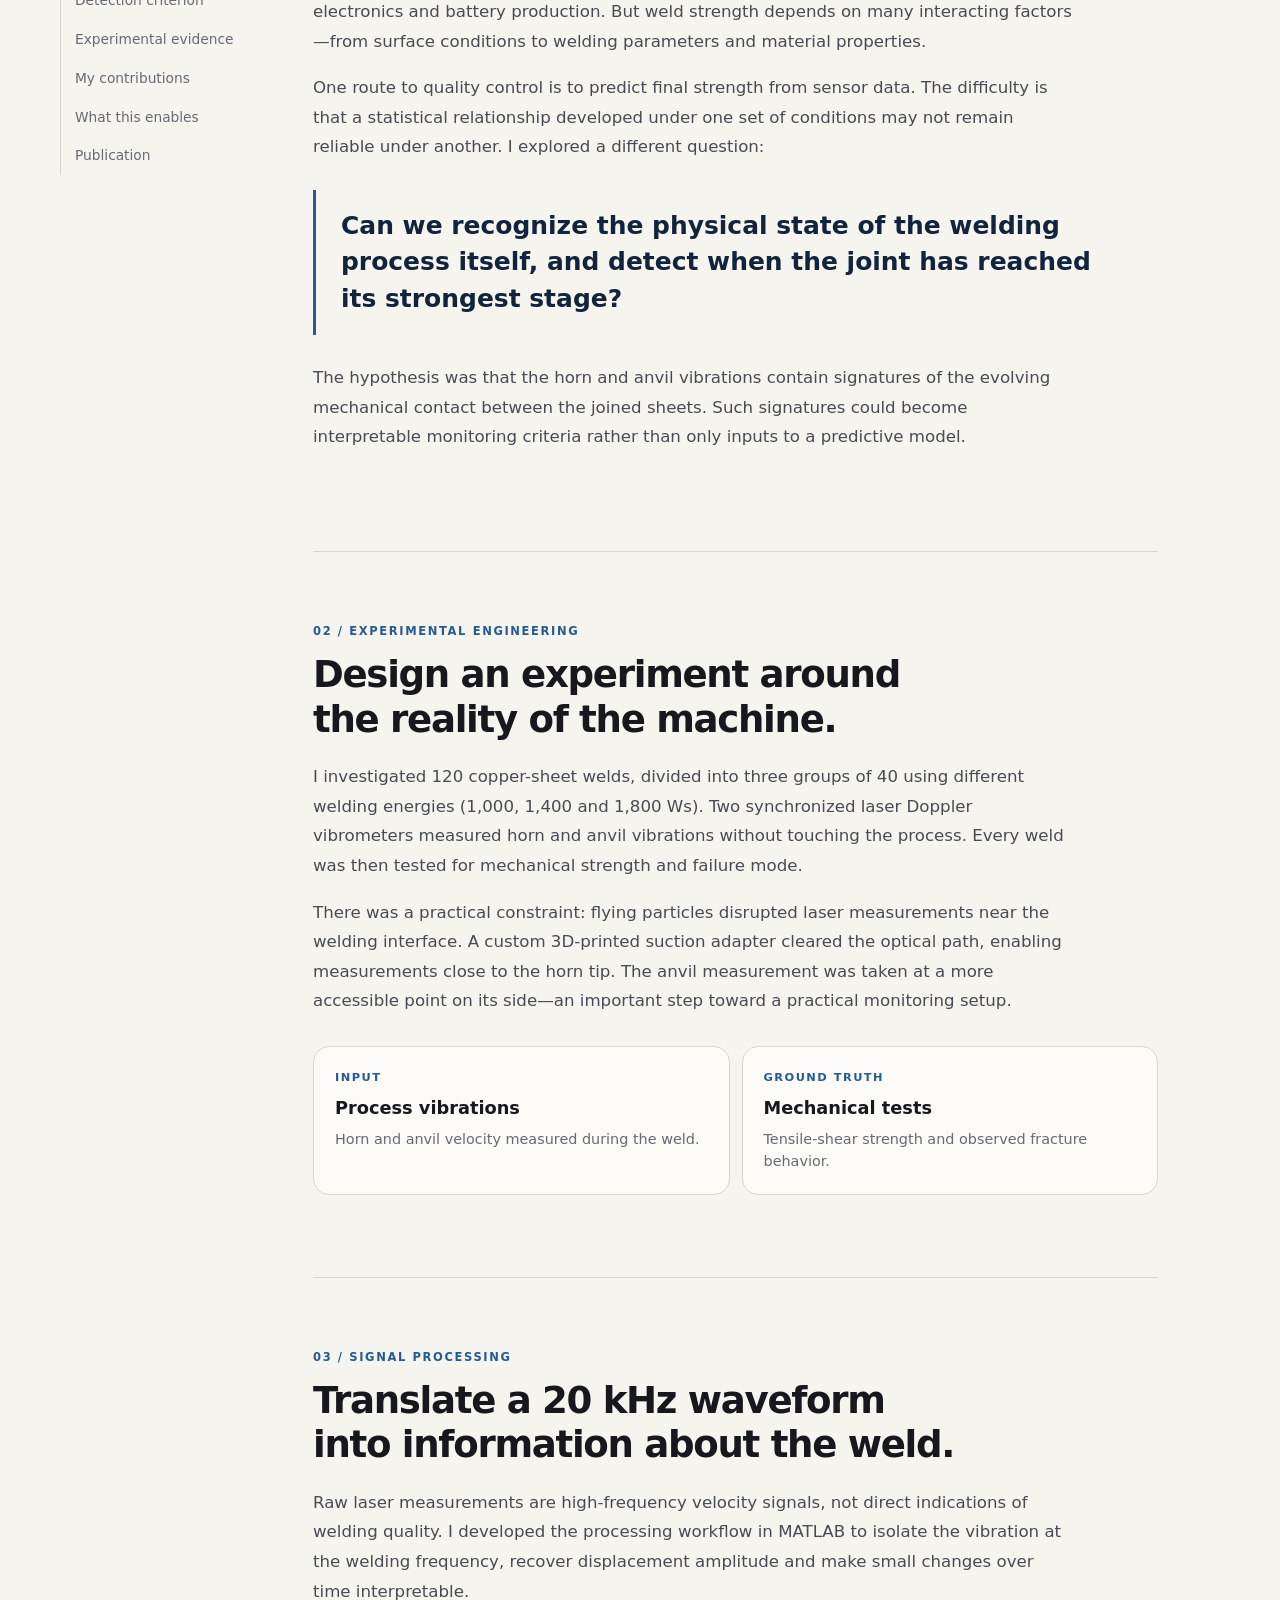
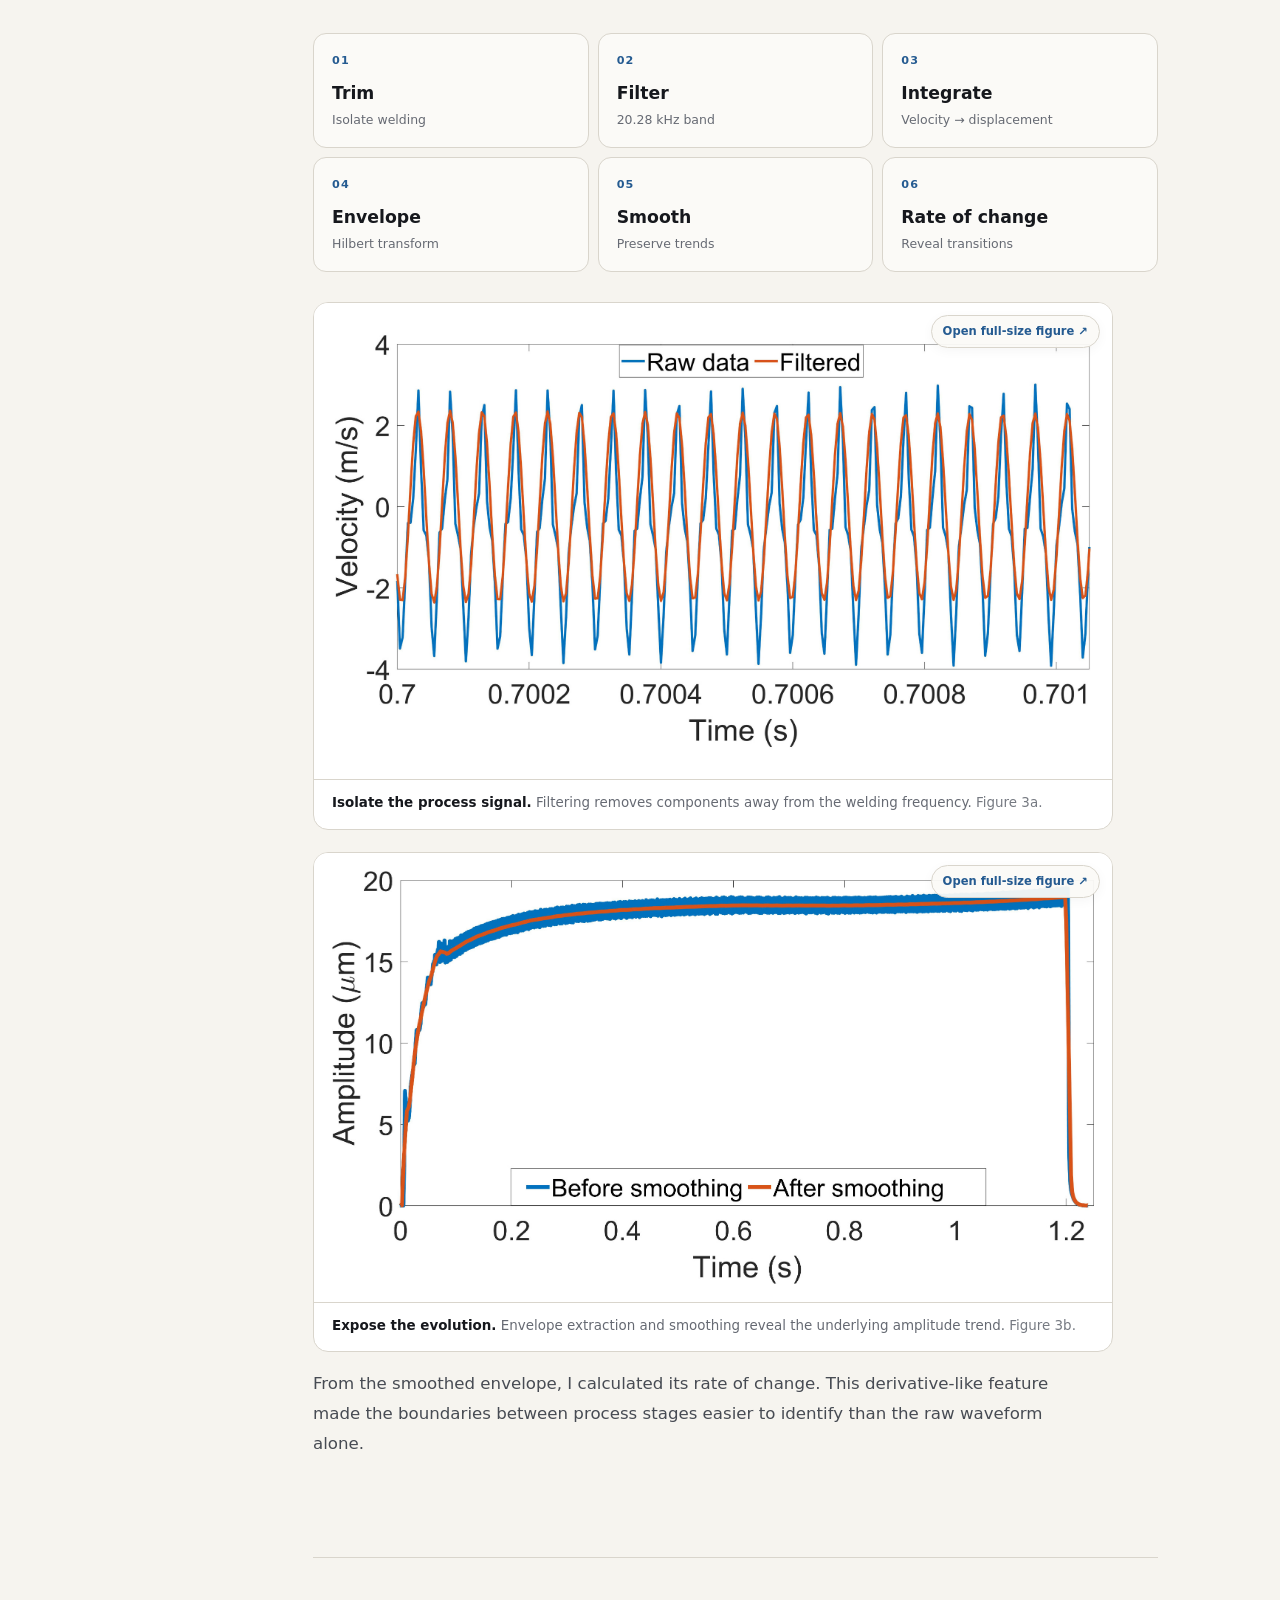
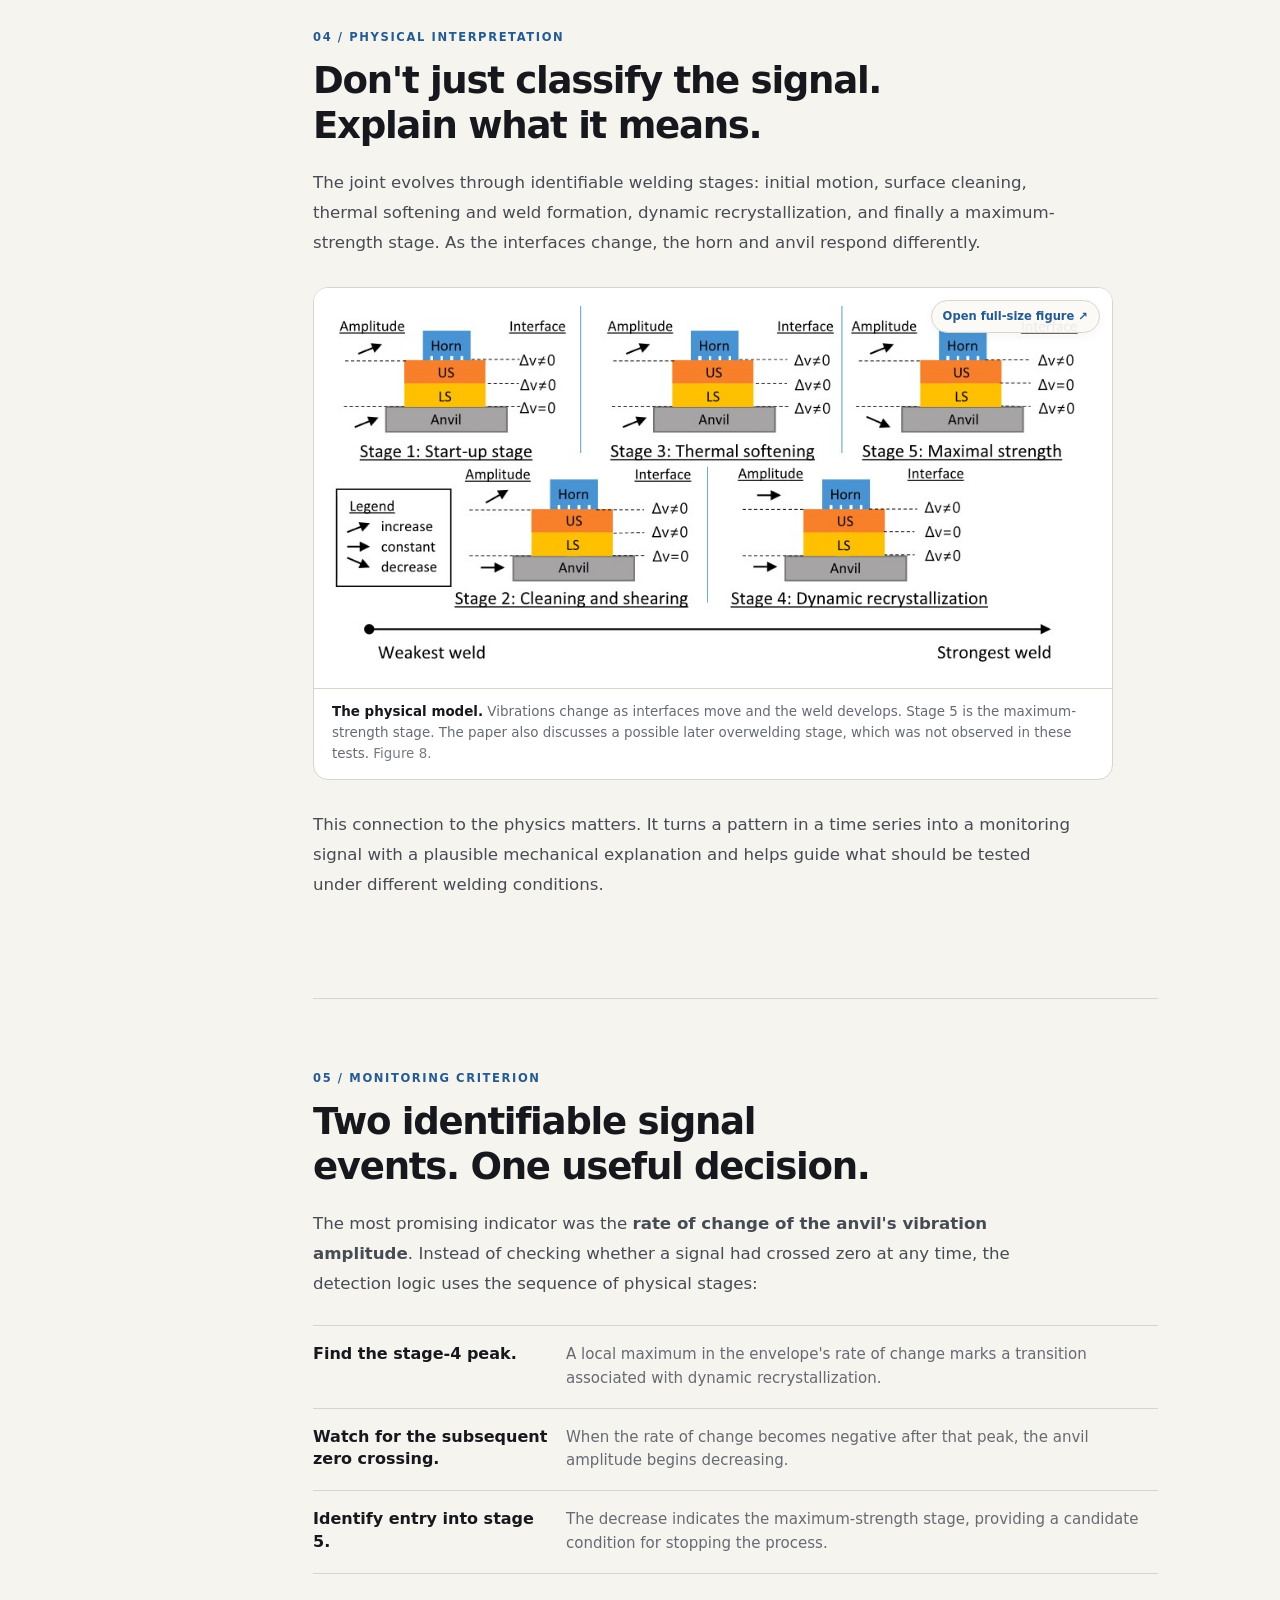
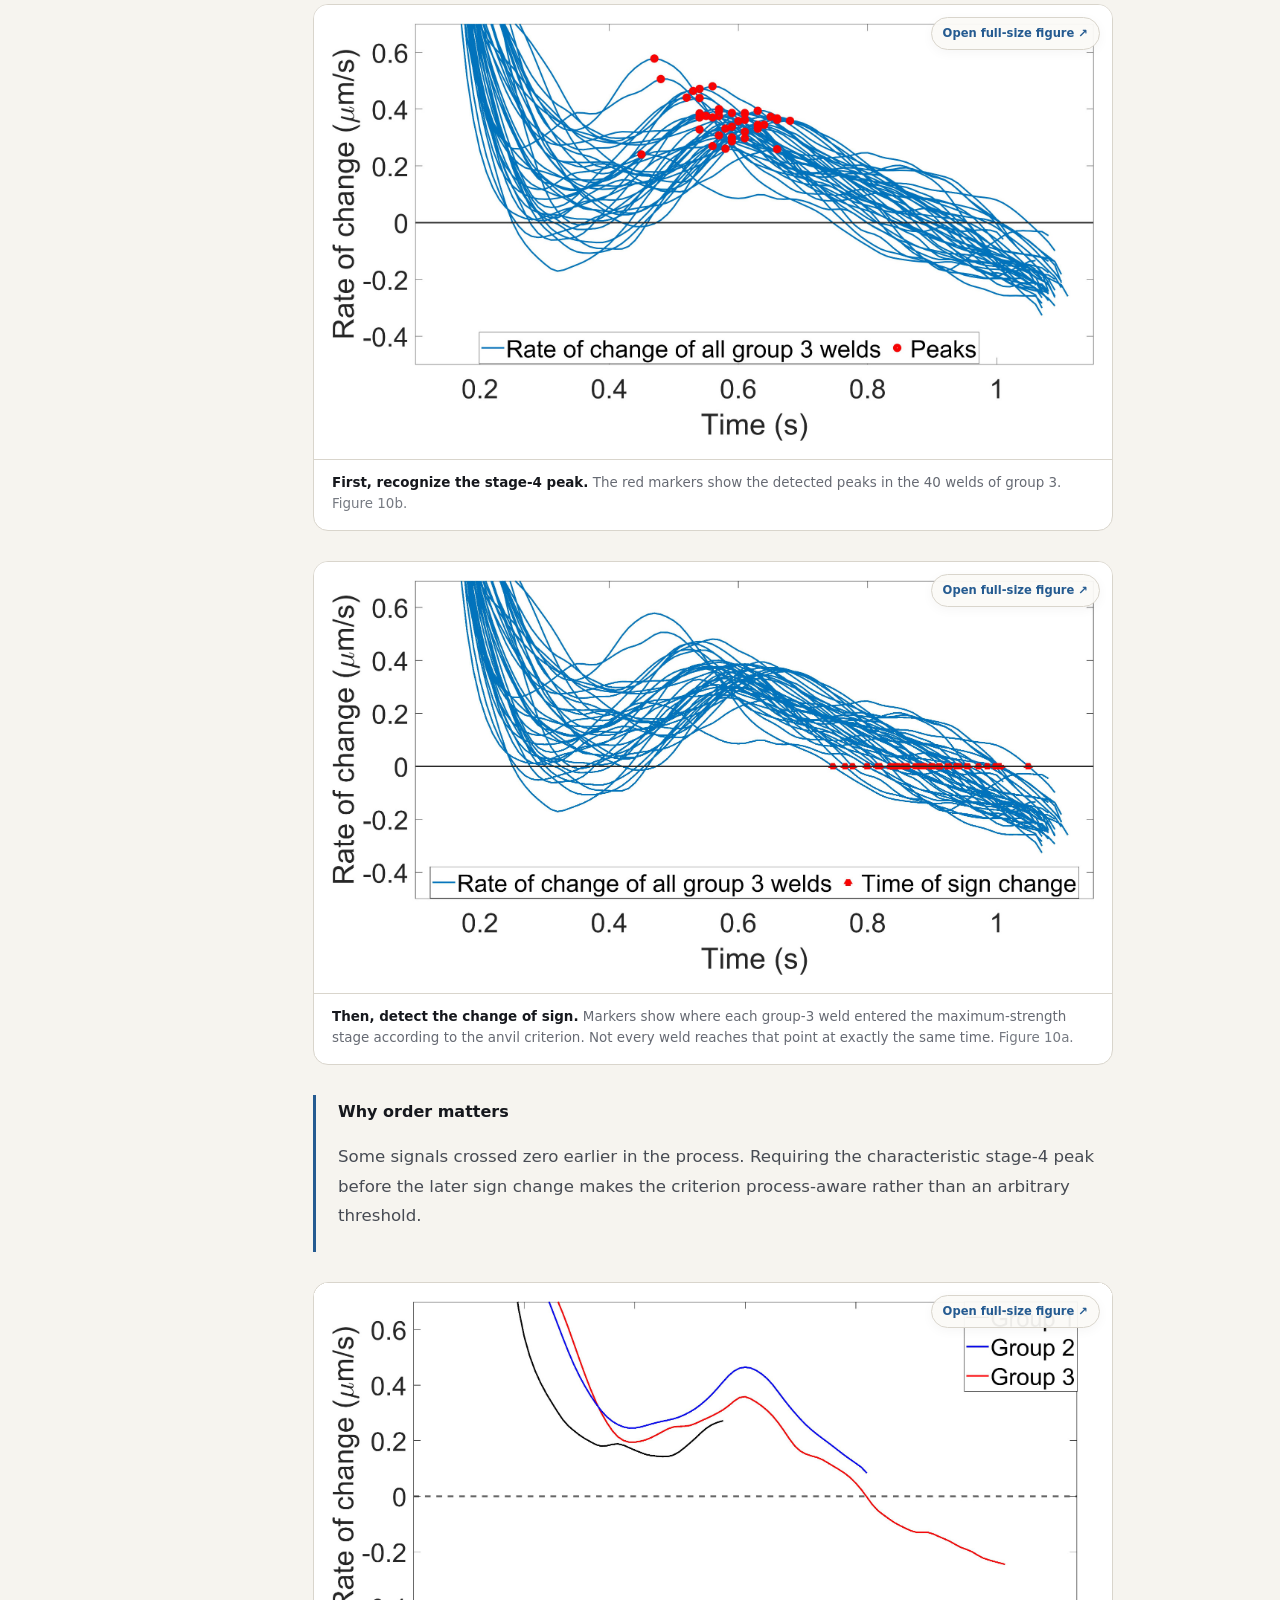
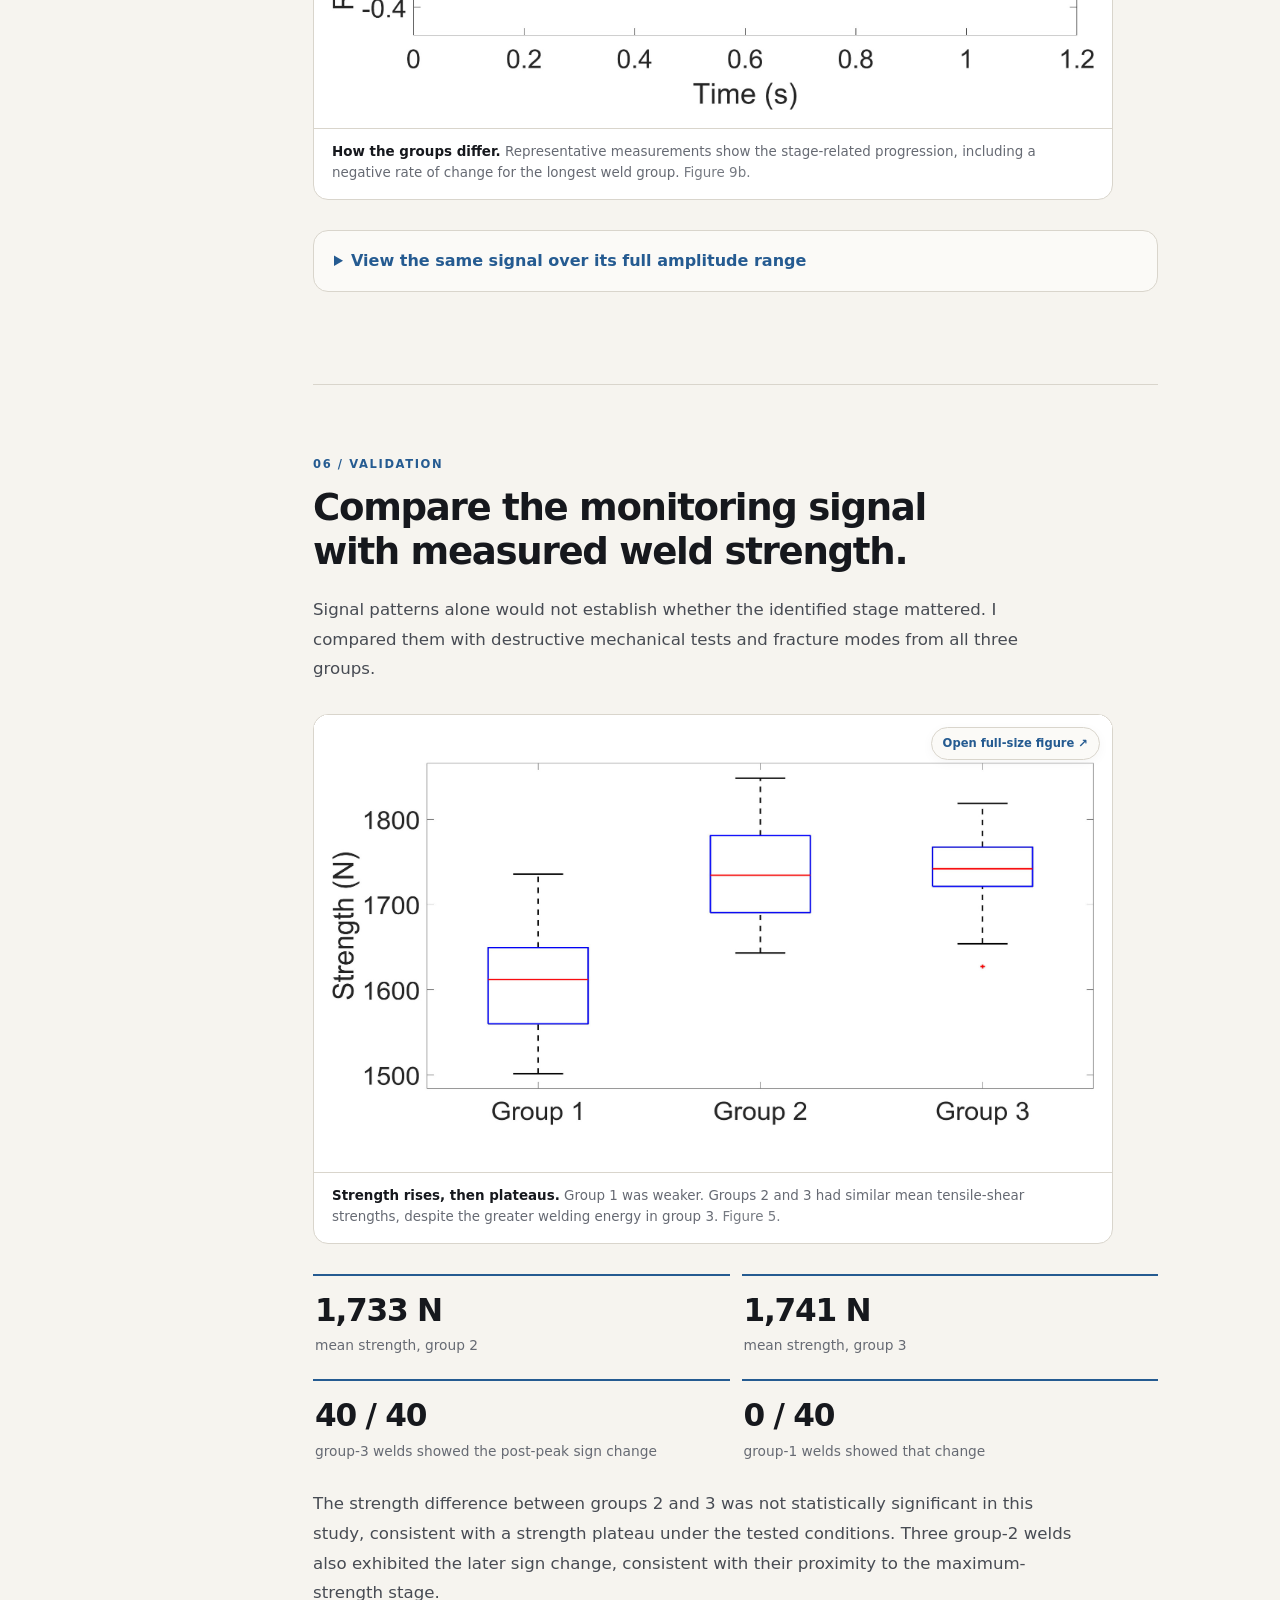
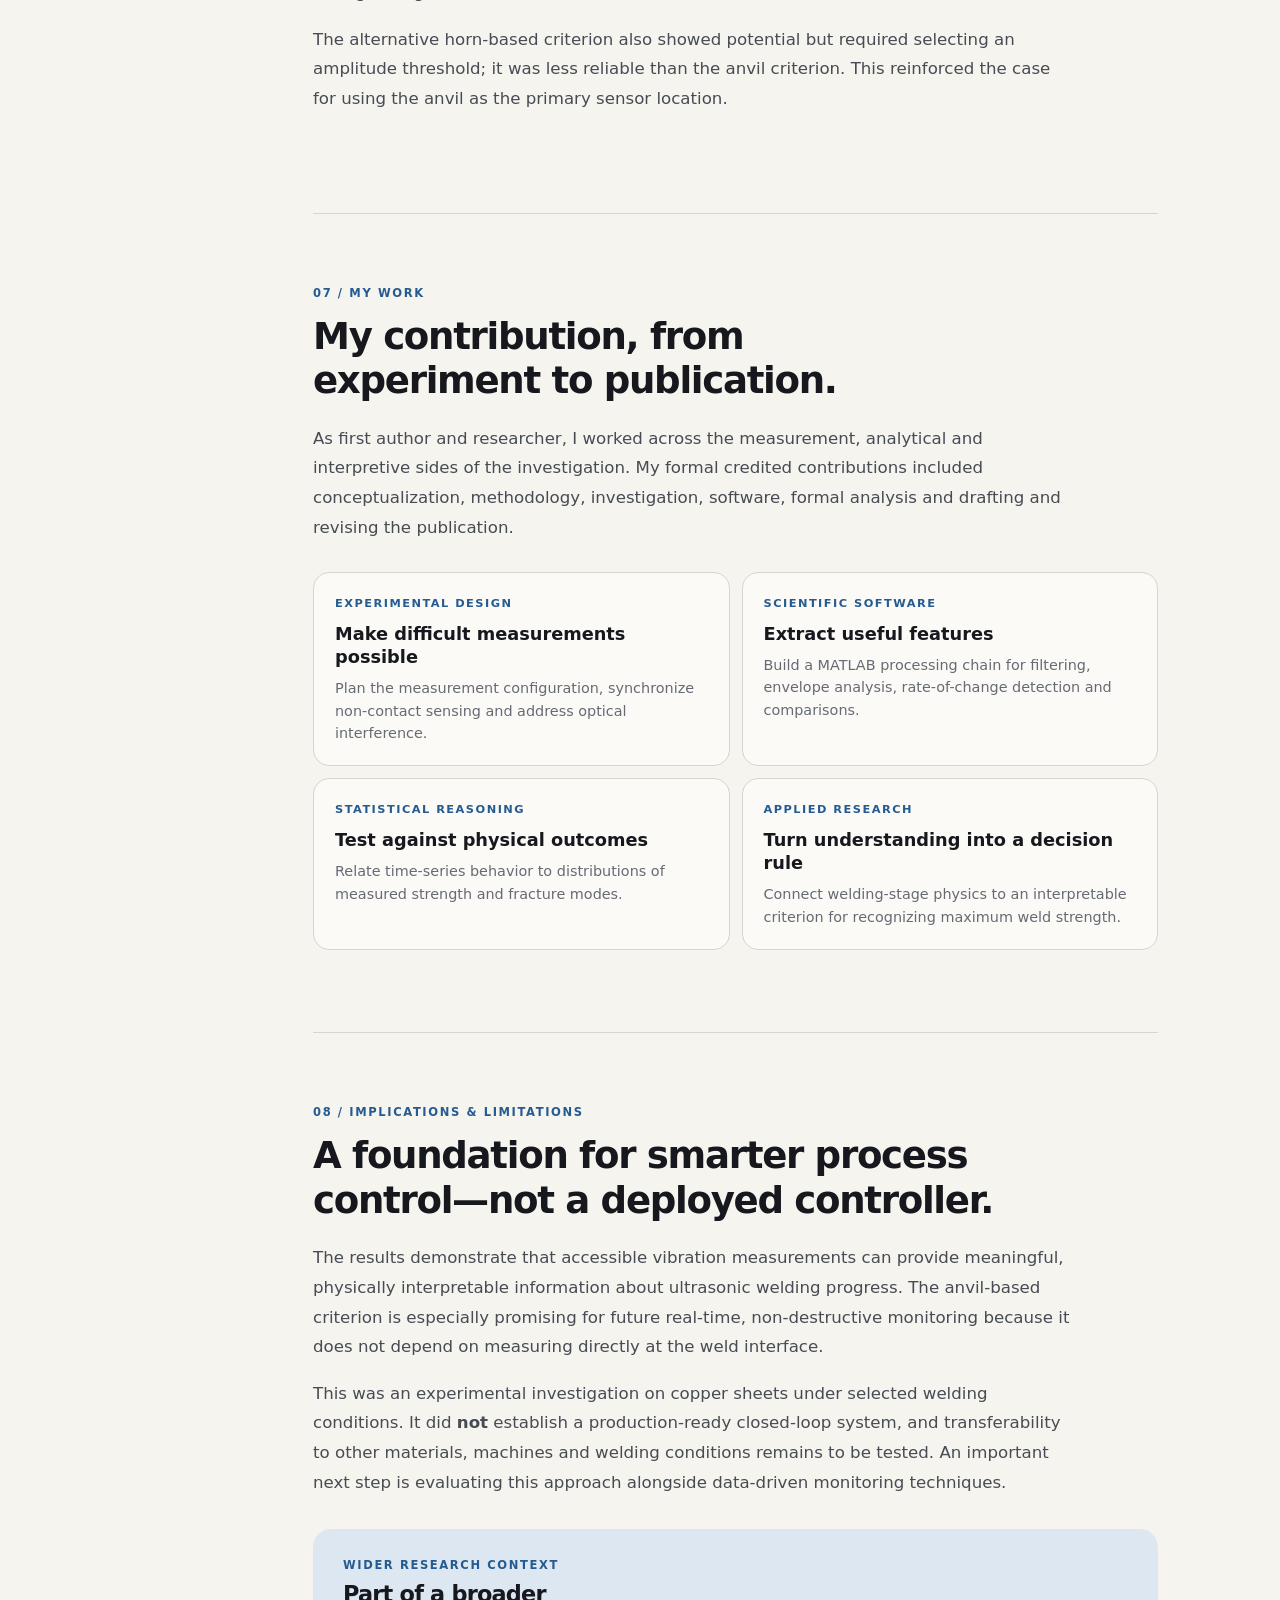
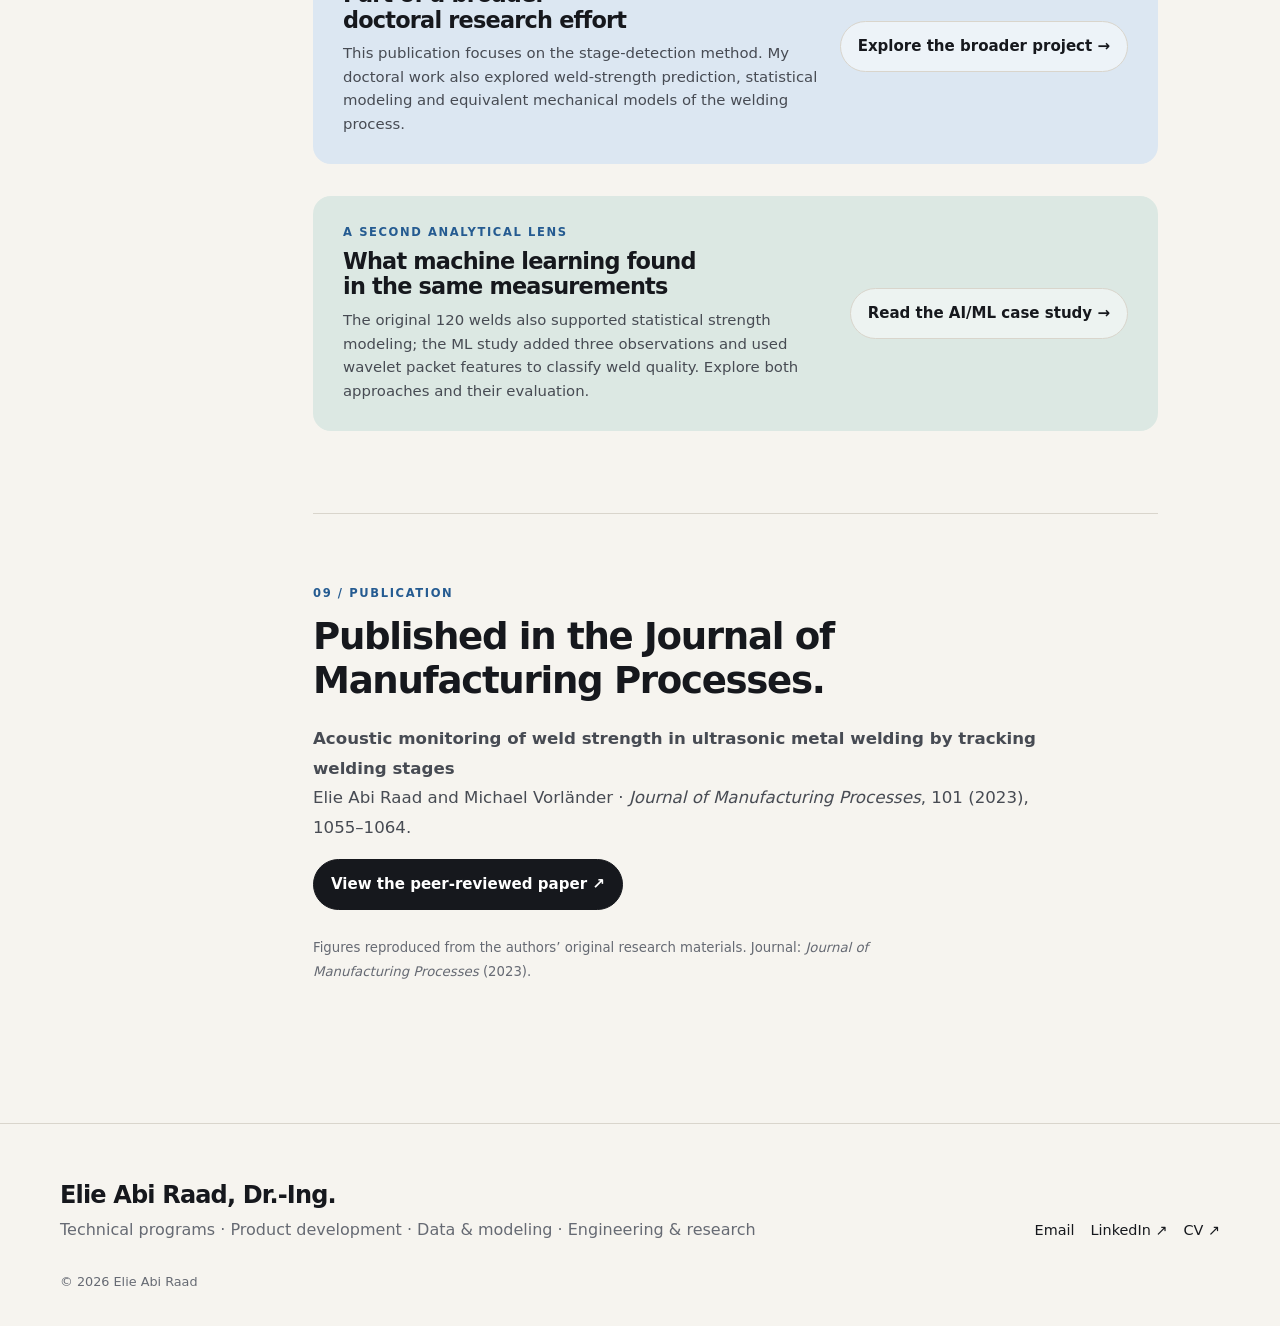
<file: work/acoustic-monitoring.html>
<!doctype html>
<html lang="en">
<head>
  <meta charset="utf-8">
  <meta name="viewport" content="width=device-width, initial-scale=1">
  <meta name="theme-color" content="#f6f4ef">
  <meta name="description" content="How Elie Abi Raad used non-contact vibration measurements, signal processing and mechanical tests to identify the maximum-strength stage in ultrasonic metal welding. A 2023 peer-reviewed research case study.">
  <title>Acoustic monitoring of ultrasonic metal welding — Elie Abi Raad</title>
  <link rel="icon" href="../assets/favicon.svg" type="image/svg+xml">
  <link rel="stylesheet" href="../assets/styles.css?v=20261106b">
</head>
<body>
<nav class="nav">
  <div class="container nav-inner">
    <a class="brand" href="../index.html">Elie Abi Raad <span>· Dr.-Ing.</span></a>
    <button class="menu-btn" aria-label="Open navigation" aria-expanded="false" aria-controls="site-navigation">☰</button>
    <div class="nav-links" id="site-navigation">
      <a href="../index.html">Home</a><a href="../capabilities.html">Capabilities</a>
      <a class="active" aria-current="page" href="../work.html">Selected work</a><a class="ai-nav-link" href="machine-learning.html">AI &amp; ML</a>
      <a href="../expertise.html">Technical depth</a><a href="../about.html">About</a>
      <a class="cv-link" href="../Elie_Abi_Raad_CV.pdf" target="_blank" rel="noopener">CV ↗</a>
    </div>
  </div>
</nav>
<main>
  <header class="case-hero paper-hero">
    <div class="container">
      <p class="paper-breadcrumb"><a href="../work.html">Selected work</a><span aria-hidden="true"> / </span><a href="usmw.html">Doctoral research</a><span aria-hidden="true"> / </span>Journal paper</p>
      <div class="kicker">Research case study · RWTH Aachen University · 2023</div>
      <h1>Knowing when a weld is strong enough—without breaking it.</h1>
      <div class="paper-hero-bottom">
        <p class="paper-lede">I investigated how the vibrations of a welding machine could reveal the physical stages of ultrasonic metal welding—and identify when a weld reaches its maximum-strength stage.</p>
        <div class="paper-hero-actions">
          <a class="btn primary" href="#approach">Explore the method ↓</a>
          <a class="btn ghost" href="https://doi.org/10.1016/j.jmapro.2023.06.052" target="_blank" rel="noopener noreferrer">Read the journal paper ↗</a>
        </div>
      </div>
      <div class="paper-label-row" aria-label="Project details"><span>First-author research</span><span>Non-contact sensing</span><span>Physics-informed signal processing</span><span>Quality monitoring</span></div>
    </div>
  </header>
  <div class="container paper-photo-wrap">
    <figure class="paper-photo">
      <a href="../assets/images/acoustic-monitoring/experimental-setup.jpg" target="_blank" rel="noopener" aria-label="Open full-size photo of ultrasonic welding setup">
        <img src="../assets/images/acoustic-monitoring/experimental-setup.jpg" alt="Close-up of welding horn pressing copper sheets onto an anvil, with a red laser measurement point and custom white suction adapter" fetchpriority="high" width="1072" height="654">
      </a>
      <figcaption><strong>The experiment.</strong> A welding horn, copper workpieces and anvil. Laser Doppler vibrometers measured their vibrations; a 3D-printed suction adapter kept expelled particles out of the laser path. <span>Figure 1 from the paper.</span></figcaption>
    </figure>
  </div>

  <div class="container">
    <div class="paper-proof" aria-label="Research at a glance">
      <div><strong>120</strong><span>welds investigated</span></div>
      <div><strong>3 × 40</strong><span>experimental groups</span></div>
      <div><strong>40 / 40</strong><span>stage-5 welds detected via the anvil criterion in the final group</span></div>
      <div><strong>20.28 kHz</strong><span>measured welding frequency</span></div>
    </div>
  </div>

  <div class="container">
    <div class="case-body paper-case-body">
      <aside class="case-toc" aria-label="On this page">
        <div class="kicker" style="margin-bottom:10px">On this page</div>
        <a href="#challenge">The challenge</a>
        <a href="#approach">Experimental approach</a>
        <a href="#signals">From signal to insight</a>
        <a href="#stages">Understanding the stages</a>
        <a href="#detection">Detection criterion</a>
        <a href="#evidence">Experimental evidence</a>
        <a href="#contribution">My contributions</a>
        <a href="#implications">What this enables</a>
        <a href="#publication">Publication</a>
      </aside>
      <article class="case-content paper-content">
        <section id="challenge">
          <div class="kicker">01 / The challenge</div>
          <h2>Strength testing destroys the weld. Monitoring should not.</h2>
          <p>Ultrasonic metal welding joins metal components through pressure and high-frequency mechanical vibration. It is used in industries such as automotive manufacturing, electronics and battery production. But weld strength depends on many interacting factors—from surface conditions to welding parameters and material properties.</p>
          <p>One route to quality control is to predict final strength from sensor data. The difficulty is that a statistical relationship developed under one set of conditions may not remain reliable under another. I explored a different question:</p>
          <blockquote class="paper-pullquote">Can we recognize the physical state of the welding process itself, and detect when the joint has reached its strongest stage?</blockquote>
          <p>The hypothesis was that the horn and anvil vibrations contain signatures of the evolving mechanical contact between the joined sheets. Such signatures could become interpretable monitoring criteria rather than only inputs to a predictive model.</p>
        </section>

        <section id="approach">
          <div class="kicker">02 / Experimental engineering</div>
          <h2>Design an experiment around the reality of the machine.</h2>
          <p>I investigated 120 copper-sheet welds, divided into three groups of 40 using different welding energies (1,000, 1,400 and 1,800 Ws). Two synchronized laser Doppler vibrometers measured horn and anvil vibrations without touching the process. Every weld was then tested for mechanical strength and failure mode.</p>
          <p>There was a practical constraint: flying particles disrupted laser measurements near the welding interface. A custom 3D-printed suction adapter cleared the optical path, enabling measurements close to the horn tip. The anvil measurement was taken at a more accessible point on its side—an important step toward a practical monitoring setup.</p>
          <div class="paper-detail-grid">
            <div><span class="paper-mini-kicker">Input</span><strong>Process vibrations</strong><p>Horn and anvil velocity measured during the weld.</p></div>
            <div><span class="paper-mini-kicker">Ground truth</span><strong>Mechanical tests</strong><p>Tensile-shear strength and observed fracture behavior.</p></div>
          </div>
        </section>

        <section id="signals">
          <div class="kicker">03 / Signal processing</div>
          <h2>Translate a 20 kHz waveform into information about the weld.</h2>
          <p>Raw laser measurements are high-frequency velocity signals, not direct indications of welding quality. I developed the processing workflow in MATLAB to isolate the vibration at the welding frequency, recover displacement amplitude and make small changes over time interpretable.</p>
          <div class="paper-steps" aria-label="Signal processing pipeline">
            <div><span>01</span><strong>Trim</strong><small>Isolate welding</small></div>
            <div><span>02</span><strong>Filter</strong><small>20.28 kHz band</small></div>
            <div><span>03</span><strong>Integrate</strong><small>Velocity → displacement</small></div>
            <div><span>04</span><strong>Envelope</strong><small>Hilbert transform</small></div>
            <div><span>05</span><strong>Smooth</strong><small>Preserve trends</small></div>
            <div><span>06</span><strong>Rate of change</strong><small>Reveal transitions</small></div>
          </div>
          <div class="paper-figure-pair">
            <figure class="paper-figure">
              <a href="../assets/images/acoustic-monitoring/raw-vs-filtered.jpeg" target="_blank" rel="noopener" aria-label="Open raw and filtered vibration graph full size"><img src="../assets/images/acoustic-monitoring/raw-vs-filtered.jpeg" loading="lazy" width="2048" height="1191" alt="Measured velocity waveforms: blue raw signal and orange bandpass-filtered signal near 20.28 kHz"></a>
              <figcaption><strong>Isolate the process signal.</strong> Filtering removes components away from the welding frequency. <span>Figure 3a.</span></figcaption>
            </figure>
            <figure class="paper-figure">
              <a href="../assets/images/acoustic-monitoring/envelope-smoothing.jpeg" target="_blank" rel="noopener" aria-label="Open smoothed envelope graph full size"><img src="../assets/images/acoustic-monitoring/envelope-smoothing.jpeg" loading="lazy" width="2047" height="1109" alt="Amplitude envelope plot with noisy original envelope in blue and smoothed envelope in orange"></a>
              <figcaption><strong>Expose the evolution.</strong> Envelope extraction and smoothing reveal the underlying amplitude trend. <span>Figure 3b.</span></figcaption>
            </figure>
          </div>
          <p>From the smoothed envelope, I calculated its rate of change. This derivative-like feature made the boundaries between process stages easier to identify than the raw waveform alone.</p>
        </section>

        <section id="stages">
          <div class="kicker">04 / Physical interpretation</div>
          <h2>Don't just classify the signal. Explain what it means.</h2>
          <p>The joint evolves through identifiable welding stages: initial motion, surface cleaning, thermal softening and weld formation, dynamic recrystallization, and finally a maximum-strength stage. As the interfaces change, the horn and anvil respond differently.</p>
          <figure class="paper-figure paper-figure-wide">
            <a href="../assets/images/acoustic-monitoring/welding-stage-model.jpg" target="_blank" rel="noopener" aria-label="Open five-stage process diagram full size"><img src="../assets/images/acoustic-monitoring/welding-stage-model.jpg" loading="lazy" width="928" height="443" alt="Five-stage ultrasonic metal welding diagram showing the horn, upper and lower copper sheets, and anvil, with interface movement and amplitude trends"></a>
            <figcaption><strong>The physical model.</strong> Vibrations change as interfaces move and the weld develops. Stage 5 is the maximum-strength stage. The paper also discusses a possible later overwelding stage, which was not observed in these tests. <span>Figure 8.</span></figcaption>
          </figure>
          <p>This connection to the physics matters. It turns a pattern in a time series into a monitoring signal with a plausible mechanical explanation and helps guide what should be tested under different welding conditions.</p>
        </section>

        <section id="detection">
          <div class="kicker">05 / Monitoring criterion</div>
          <h2>Two identifiable signal events. One useful decision.</h2>
          <p>The most promising indicator was the <strong>rate of change of the anvil's vibration amplitude</strong>. Instead of checking whether a signal had crossed zero at any time, the detection logic uses the sequence of physical stages:</p>
          <ol class="paper-detection-steps">
            <li><strong>Find the stage-4 peak.</strong><span>A local maximum in the envelope's rate of change marks a transition associated with dynamic recrystallization.</span></li>
            <li><strong>Watch for the subsequent zero crossing.</strong><span>When the rate of change becomes negative after that peak, the anvil amplitude begins decreasing.</span></li>
            <li><strong>Identify entry into stage 5.</strong><span>The decrease indicates the maximum-strength stage, providing a candidate condition for stopping the process.</span></li>
          </ol>
          <figure class="paper-figure paper-figure-wide">
            <a href="../assets/images/acoustic-monitoring/stage-four-peaks.jpeg" target="_blank" rel="noopener" aria-label="Open graph of peaks indicating stage four"><img src="../assets/images/acoustic-monitoring/stage-four-peaks.jpeg" loading="lazy" width="2048" height="1124" alt="Forty blue anvil envelope rate-of-change trajectories with red circles marking peaks around 0.5 to 0.7 seconds"></a>
            <figcaption><strong>First, recognize the stage-4 peak.</strong> The red markers show the detected peaks in the 40 welds of group 3. <span>Figure 10b.</span></figcaption>
          </figure>
          <figure class="paper-figure paper-figure-wide">
            <a href="../assets/images/acoustic-monitoring/stage-five-zero-crossing.jpeg" target="_blank" rel="noopener" aria-label="Open graph of stage-five zero crossings"><img src="../assets/images/acoustic-monitoring/stage-five-zero-crossing.jpeg" loading="lazy" width="2048" height="1063" alt="Forty blue anvil envelope rate-of-change curves, with red zero-line markers where the signal changes from positive to negative following the peak"></a>
            <figcaption><strong>Then, detect the change of sign.</strong> Markers show where each group-3 weld entered the maximum-strength stage according to the anvil criterion. Not every weld reaches that point at exactly the same time. <span>Figure 10a.</span></figcaption>
          </figure>
          <div class="callout"><strong>Why order matters</strong><p>Some signals crossed zero earlier in the process. Requiring the characteristic stage-4 peak before the later sign change makes the criterion process-aware rather than an arbitrary threshold.</p></div>
          <figure class="paper-figure paper-figure-wide">
            <a href="../assets/images/acoustic-monitoring/anvil-rate-detail.jpeg" target="_blank" rel="noopener" aria-label="Open representative anvil rate curves"><img src="../assets/images/acoustic-monitoring/anvil-rate-detail.jpeg" loading="lazy" width="2048" height="1099" alt="Zoomed rate-of-change curves for three welding groups, showing a hump around 0.6 seconds and a later negative transition in the longest weld"></a>
            <figcaption><strong>How the groups differ.</strong> Representative measurements show the stage-related progression, including a negative rate of change for the longest weld group. <span>Figure 9b.</span></figcaption>
          </figure>
          <details class="paper-more-figure"><summary>View the same signal over its full amplitude range</summary>
            <figure class="paper-figure paper-figure-wide"><a href="../assets/images/acoustic-monitoring/anvil-rate-full.jpeg" target="_blank" rel="noopener" aria-label="Open full-scale anvil rate graph"><img src="../assets/images/acoustic-monitoring/anvil-rate-full.jpeg" loading="lazy" width="2048" height="1108" alt="Full-scale rate-of-change curves for representative welds in three experimental groups"></a><figcaption>The full-range plot makes the strong initial transient visible. <span>Figure 9a.</span></figcaption></figure>
          </details>
        </section>

        <section id="evidence">
          <div class="kicker">06 / Validation</div>
          <h2>Compare the monitoring signal with measured weld strength.</h2>
          <p>Signal patterns alone would not establish whether the identified stage mattered. I compared them with destructive mechanical tests and fracture modes from all three groups.</p>
          <figure class="paper-figure paper-figure-wide">
            <a href="../assets/images/acoustic-monitoring/weld-strength-groups.jpg" target="_blank" rel="noopener" aria-label="Open weld strength box plot"><img src="../assets/images/acoustic-monitoring/weld-strength-groups.jpg" loading="lazy" width="2048" height="1133" alt="Box plots of measured strength in newtons for welding groups 1, 2 and 3, showing lower strength in group 1 and similar strengths in groups 2 and 3"></a>
            <figcaption><strong>Strength rises, then plateaus.</strong> Group 1 was weaker. Groups 2 and 3 had similar mean tensile-shear strengths, despite the greater welding energy in group 3. <span>Figure 5.</span></figcaption>
          </figure>
          <div class="paper-results-grid">
            <div><strong>1,733 N</strong><span>mean strength, group 2</span></div>
            <div><strong>1,741 N</strong><span>mean strength, group 3</span></div>
            <div><strong>40 / 40</strong><span>group-3 welds showed the post-peak sign change</span></div>
            <div><strong>0 / 40</strong><span>group-1 welds showed that change</span></div>
          </div>
          <p>The strength difference between groups 2 and 3 was not statistically significant in this study, consistent with a strength plateau under the tested conditions. Three group-2 welds also exhibited the later sign change, consistent with their proximity to the maximum-strength stage.</p>
          <p>The alternative horn-based criterion also showed potential but required selecting an amplitude threshold; it was less reliable than the anvil criterion. This reinforced the case for using the anvil as the primary sensor location.</p>
        </section>

        <section id="contribution">
          <div class="kicker">07 / My work</div>
          <h2>My contribution, from experiment to publication.</h2>
          <p>As first author and researcher, I worked across the measurement, analytical and interpretive sides of the investigation. My formal credited contributions included conceptualization, methodology, investigation, software, formal analysis and drafting and revising the publication.</p>
          <div class="paper-skill-grid">
            <div><span class="paper-mini-kicker">Experimental design</span><strong>Make difficult measurements possible</strong><p>Plan the measurement configuration, synchronize non-contact sensing and address optical interference.</p></div>
            <div><span class="paper-mini-kicker">Scientific software</span><strong>Extract useful features</strong><p>Build a MATLAB processing chain for filtering, envelope analysis, rate-of-change detection and comparisons.</p></div>
            <div><span class="paper-mini-kicker">Statistical reasoning</span><strong>Test against physical outcomes</strong><p>Relate time-series behavior to distributions of measured strength and fracture modes.</p></div>
            <div><span class="paper-mini-kicker">Applied research</span><strong>Turn understanding into a decision rule</strong><p>Connect welding-stage physics to an interpretable criterion for recognizing maximum weld strength.</p></div>
          </div>
        </section>

        <section id="implications">
          <div class="kicker">08 / Implications &amp; limitations</div>
          <h2>A foundation for smarter process control—not a deployed controller.</h2>
          <p>The results demonstrate that accessible vibration measurements can provide meaningful, physically interpretable information about ultrasonic welding progress. The anvil-based criterion is especially promising for future real-time, non-destructive monitoring because it does not depend on measuring directly at the weld interface.</p>
          <p>This was an experimental investigation on copper sheets under selected welding conditions. It did <strong>not</strong> establish a production-ready closed-loop system, and transferability to other materials, machines and welding conditions remains to be tested. An important next step is evaluating this approach alongside data-driven monitoring techniques.</p>
          <div class="paper-related"><div><div class="kicker">Wider research context</div><h3>Part of a broader doctoral research effort</h3><p>This publication focuses on the stage-detection method. My doctoral work also explored weld-strength prediction, statistical modeling and equivalent mechanical models of the welding process.</p></div><a class="btn ghost" href="usmw.html">Explore the broader project →</a></div>
          <div class="paper-related" style="background:var(--green2)"><div><div class="kicker">A second analytical lens</div><h3>What machine learning found in the same measurements</h3><p>The original 120 welds also supported statistical strength modeling; the ML study added three observations and used wavelet packet features to classify weld quality. Explore both approaches and their evaluation.</p></div><a class="btn ghost" href="machine-learning.html">Read the AI/ML case study →</a></div>
        </section>

        <section id="publication">
          <div class="kicker">09 / Publication</div>
          <h2>Published in the Journal of Manufacturing Processes.</h2>
          <p><strong>Acoustic monitoring of weld strength in ultrasonic metal welding by tracking welding stages</strong><br>Elie Abi Raad and Michael Vorländer · <em>Journal of Manufacturing Processes</em>, 101 (2023), 1055–1064.</p>
          <a class="btn primary" href="https://doi.org/10.1016/j.jmapro.2023.06.052" target="_blank" rel="noopener noreferrer">View the peer-reviewed paper ↗</a>
          <p class="paper-smallnote">Figures reproduced from the authors’ original research materials. Journal: <em>Journal of Manufacturing Processes</em> (2023).</p>
        </section>
      </article>
    </div>
  </div>
</main>
<footer class="footer"><div class="container footer-grid"><div><h2>Elie Abi Raad, Dr.-Ing.</h2><p>Technical programs · Product development · Data &amp; modeling · Engineering &amp; research</p></div><div class="footer-links"><a href="mailto:elie.abiraad.pm@gmail.com">Email</a><a href="https://www.linkedin.com/in/elie-abi-raad" target="_blank" rel="noopener">LinkedIn ↗</a><a href="../Elie_Abi_Raad_CV.pdf" target="_blank" rel="noopener">CV ↗</a></div></div><div class="container small" style="margin-top:28px">© <span data-year></span> Elie Abi Raad</div></footer>
<script src="../assets/script.js"></script>
</body></html>
</file>
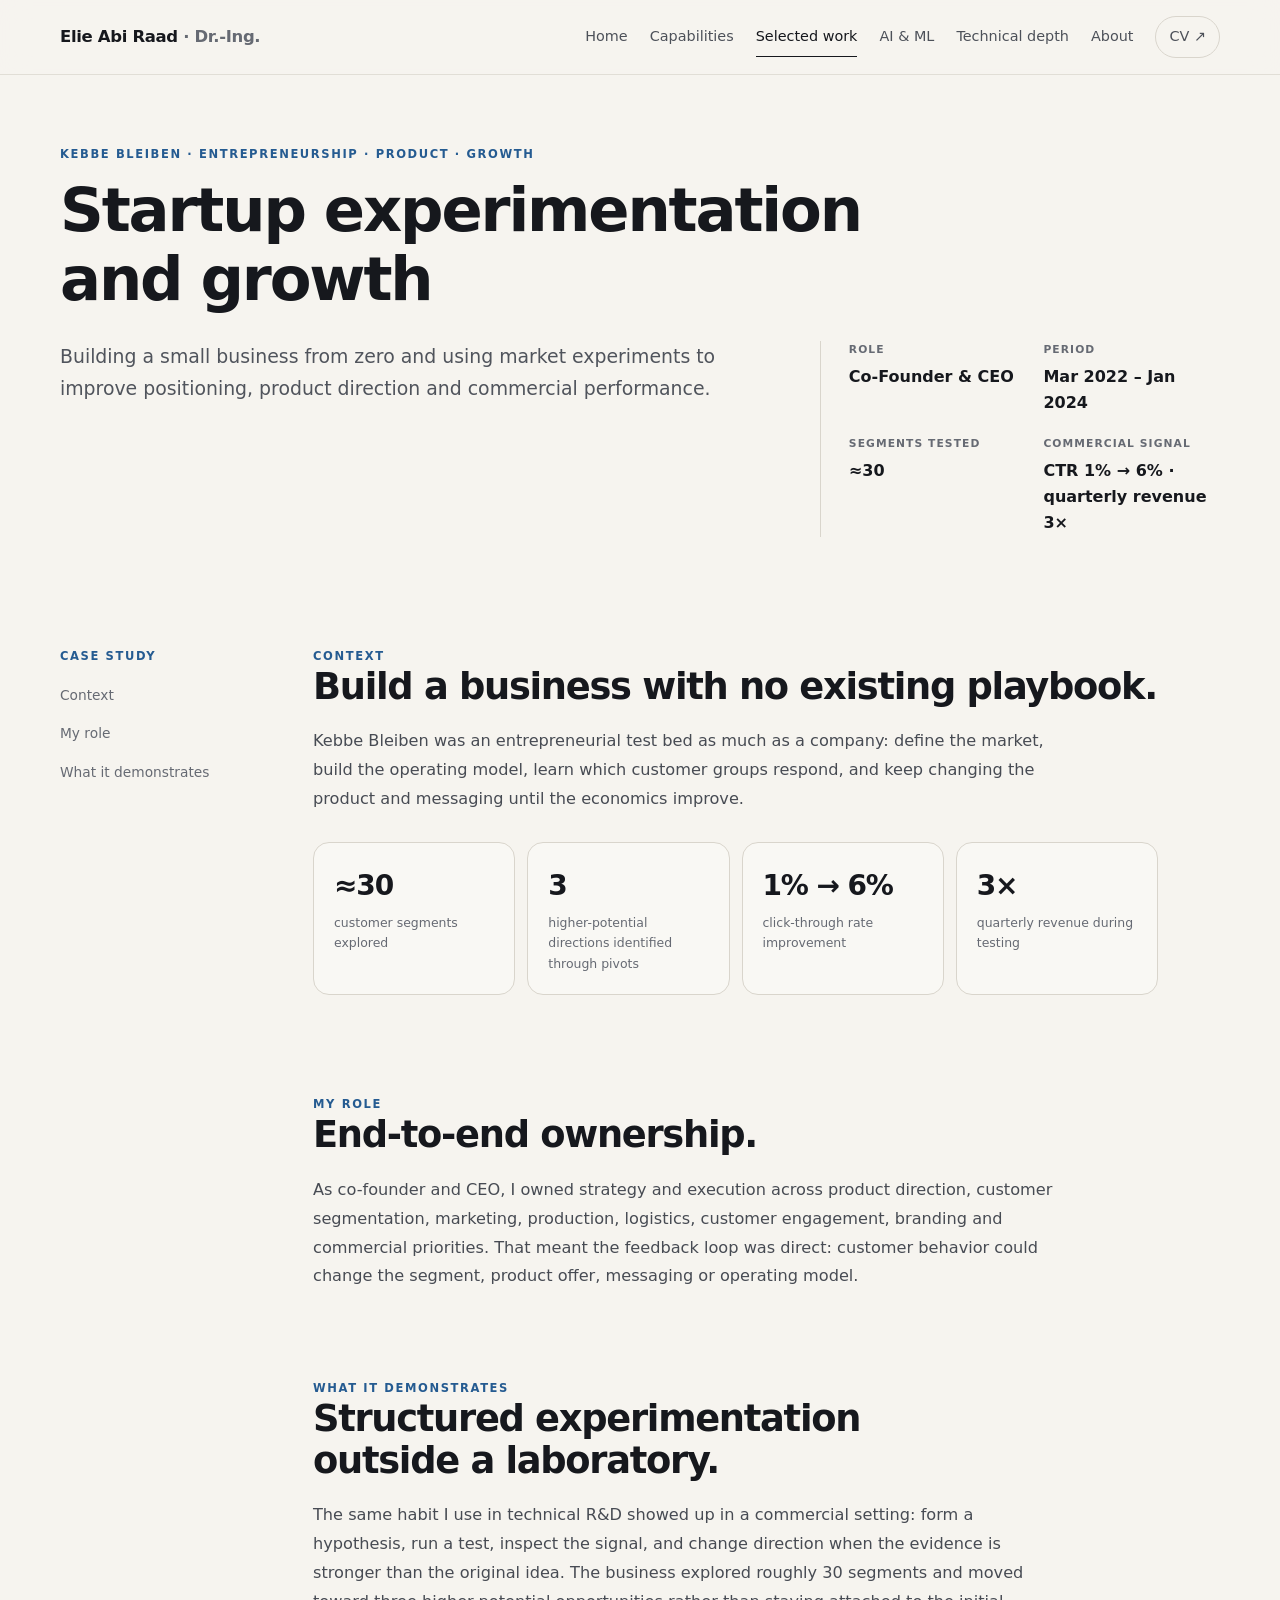
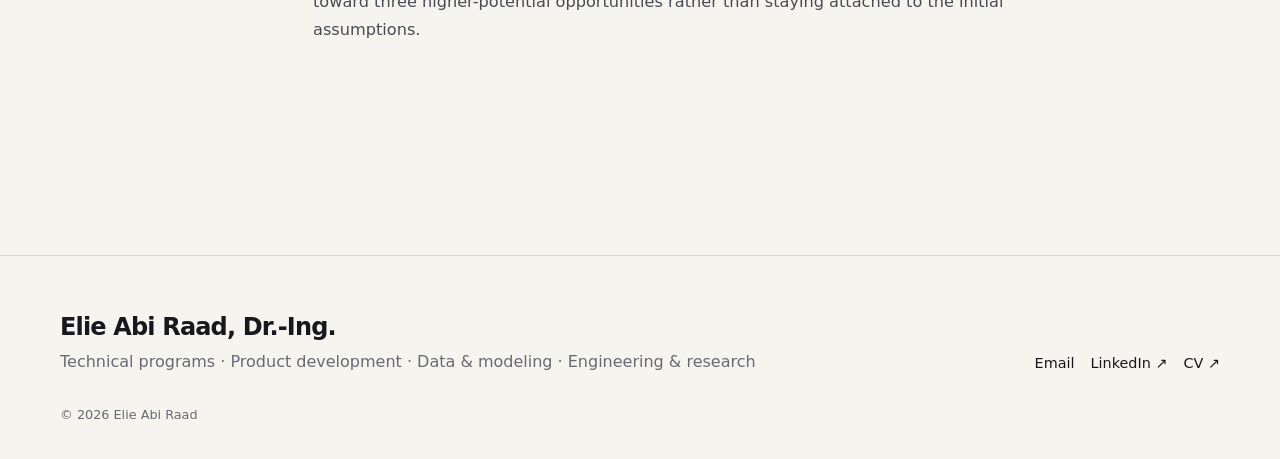
<file: work/kebbe.html>
<!doctype html><html lang="en"><head><meta charset="utf-8"><meta name="viewport" content="width=device-width,initial-scale=1"><title>Startup experimentation and growth — Elie Abi Raad</title><meta name="description" content="Kebbe Bleiben startup experimentation and growth work by Elie Abi Raad."><meta name="theme-color" content="#f6f4ef"><link rel="icon" href="../assets/favicon.svg" type="image/svg+xml"><link rel="stylesheet" href="../assets/styles.css?v=20261106b"></head><body><nav class="nav"><div class="container nav-inner"><a class="brand" href="../index.html">Elie Abi Raad <span>· Dr.-Ing.</span></a><button class="menu-btn" aria-label="Open navigation">☰</button><div class="nav-links"><a href="../index.html">Home</a><a href="../capabilities.html">Capabilities</a><a class="active" href="../work.html">Selected work</a><a class="ai-nav-link" href="machine-learning.html">AI &amp; ML</a><a href="../expertise.html">Technical depth</a><a href="../about.html">About</a><a class="cv-link" href="../Elie_Abi_Raad_CV.pdf" target="_blank">CV ↗</a></div></div></nav><main><header class="case-hero"><div class="container"><div class="kicker">Kebbe Bleiben · Entrepreneurship · Product · Growth</div><h1>Startup experimentation and growth</h1><div class="case-sub"><p class="lead">Building a small business from zero and using market experiments to improve positioning, product direction and commercial performance.</p><div class="case-meta"><div class="meta-item"><small>Role</small><strong>Co-Founder & CEO</strong></div><div class="meta-item"><small>Period</small><strong>Mar 2022 – Jan 2024</strong></div><div class="meta-item"><small>Segments tested</small><strong>≈30</strong></div><div class="meta-item"><small>Commercial signal</small><strong>CTR 1% → 6% · quarterly revenue 3×</strong></div></div></div></div></header><div class="container"><div class="case-body"><aside class="case-toc"><div class="kicker" style="margin-bottom:10px">Case study</div><a href="#context">Context</a><a href="#role">My role</a><a href="#learning">What it demonstrates</a></aside><article class="case-content">
<section id="context"><div class="kicker">Context</div><h2>Build a business with no existing playbook.</h2><p>Kebbe Bleiben was an entrepreneurial test bed as much as a company: define the market, build the operating model, learn which customer groups respond, and keep changing the product and messaging until the economics improve.</p><div class="stat-grid"><div class="stat"><strong>≈30</strong><span>customer segments explored</span></div><div class="stat"><strong>3</strong><span>higher-potential directions identified through pivots</span></div><div class="stat"><strong>1% → 6%</strong><span>click-through rate improvement</span></div><div class="stat"><strong>3×</strong><span>quarterly revenue during testing</span></div></div></section>
<section id="role"><div class="kicker">My role</div><h2>End-to-end ownership.</h2><p>As co-founder and CEO, I owned strategy and execution across product direction, customer segmentation, marketing, production, logistics, customer engagement, branding and commercial priorities. That meant the feedback loop was direct: customer behavior could change the segment, product offer, messaging or operating model.</p></section>
<section id="learning"><div class="kicker">What it demonstrates</div><h2>Structured experimentation outside a laboratory.</h2><p>The same habit I use in technical R&amp;D showed up in a commercial setting: form a hypothesis, run a test, inspect the signal, and change direction when the evidence is stronger than the original idea. The business explored roughly 30 segments and moved toward three higher-potential opportunities rather than staying attached to the initial assumptions.</p></section>
</article></div></div></main><footer class="footer"><div class="container footer-grid"><div><h2>Elie Abi Raad, Dr.-Ing.</h2><p>Technical programs · Product development · Data &amp; modeling · Engineering &amp; research</p></div><div class="footer-links"><a href="mailto:elie.abiraad.pm@gmail.com">Email</a><a href="https://www.linkedin.com/in/elie-abi-raad" target="_blank" rel="noopener">LinkedIn ↗</a><a href="../Elie_Abi_Raad_CV.pdf" target="_blank">CV ↗</a></div></div><div class="container small" style="margin-top:28px">© <span data-year></span> Elie Abi Raad</div></footer><script src="../assets/script.js"></script></body></html>
</file>
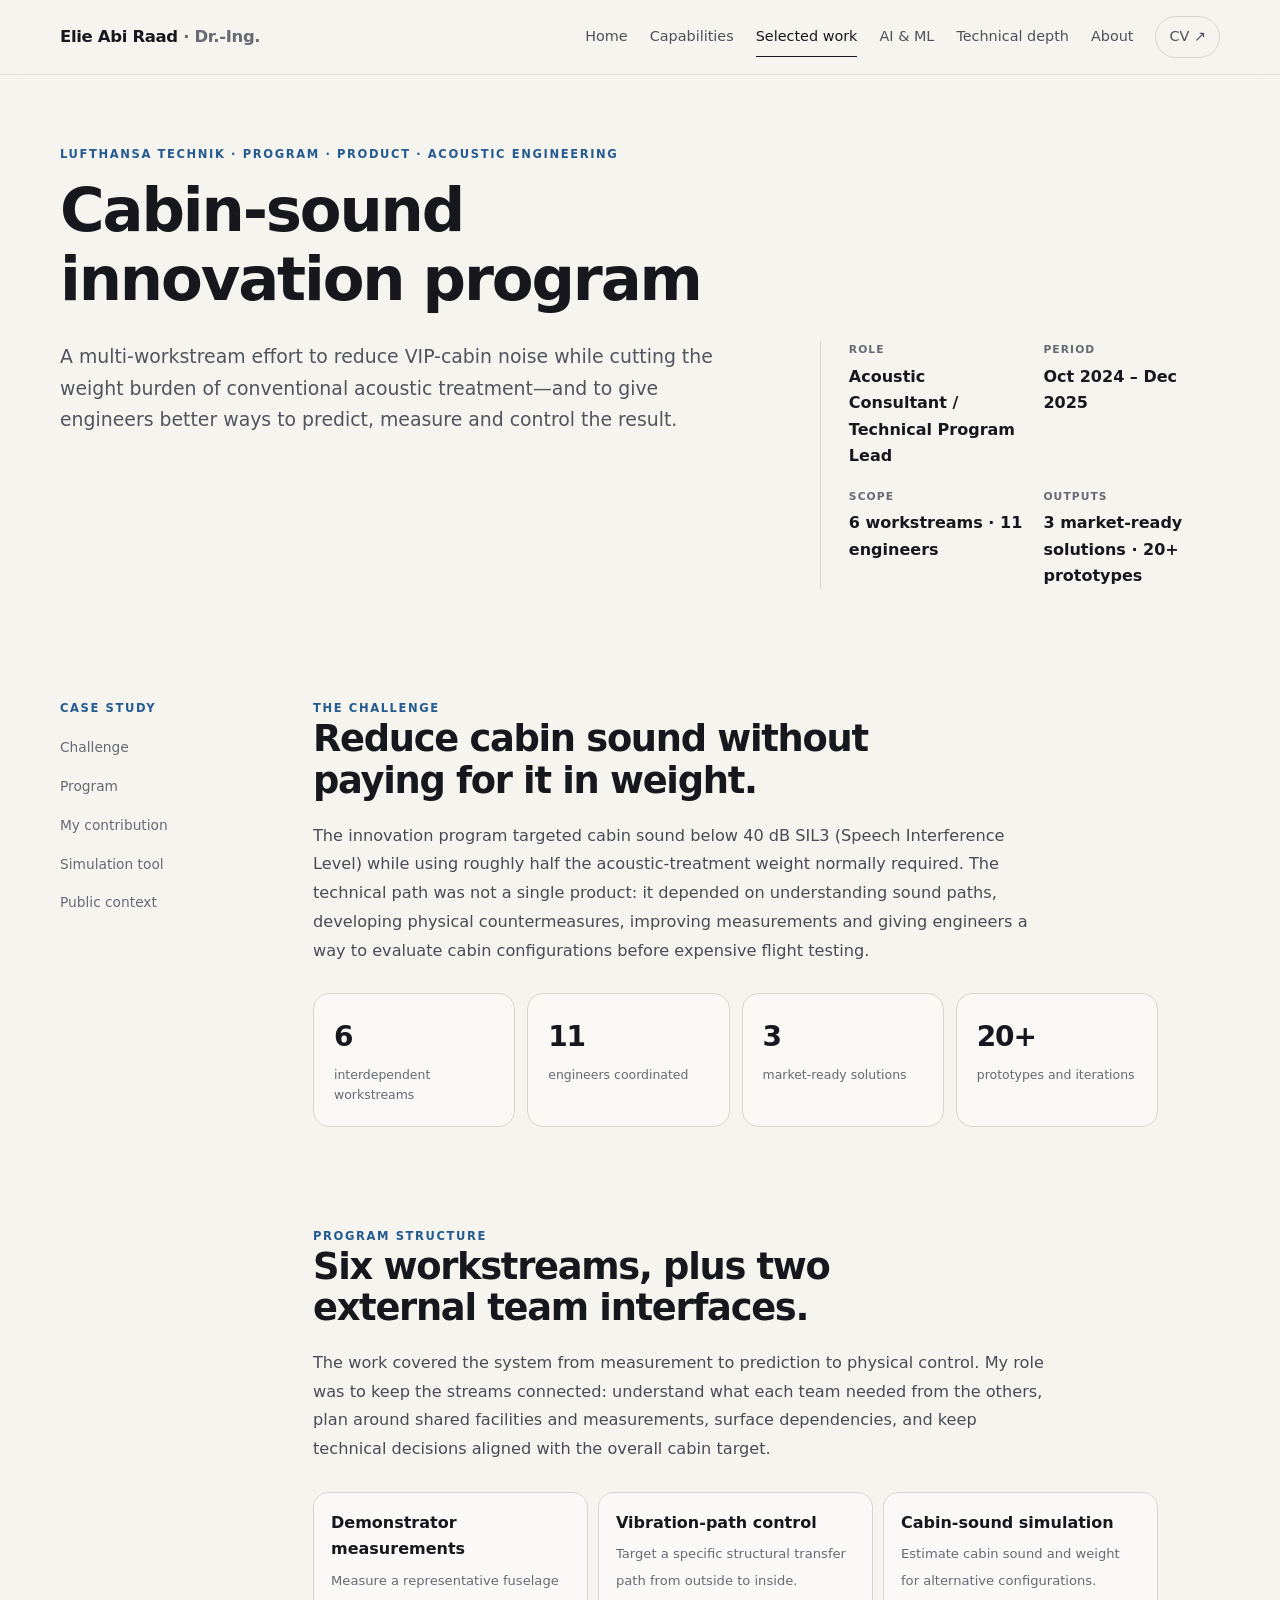
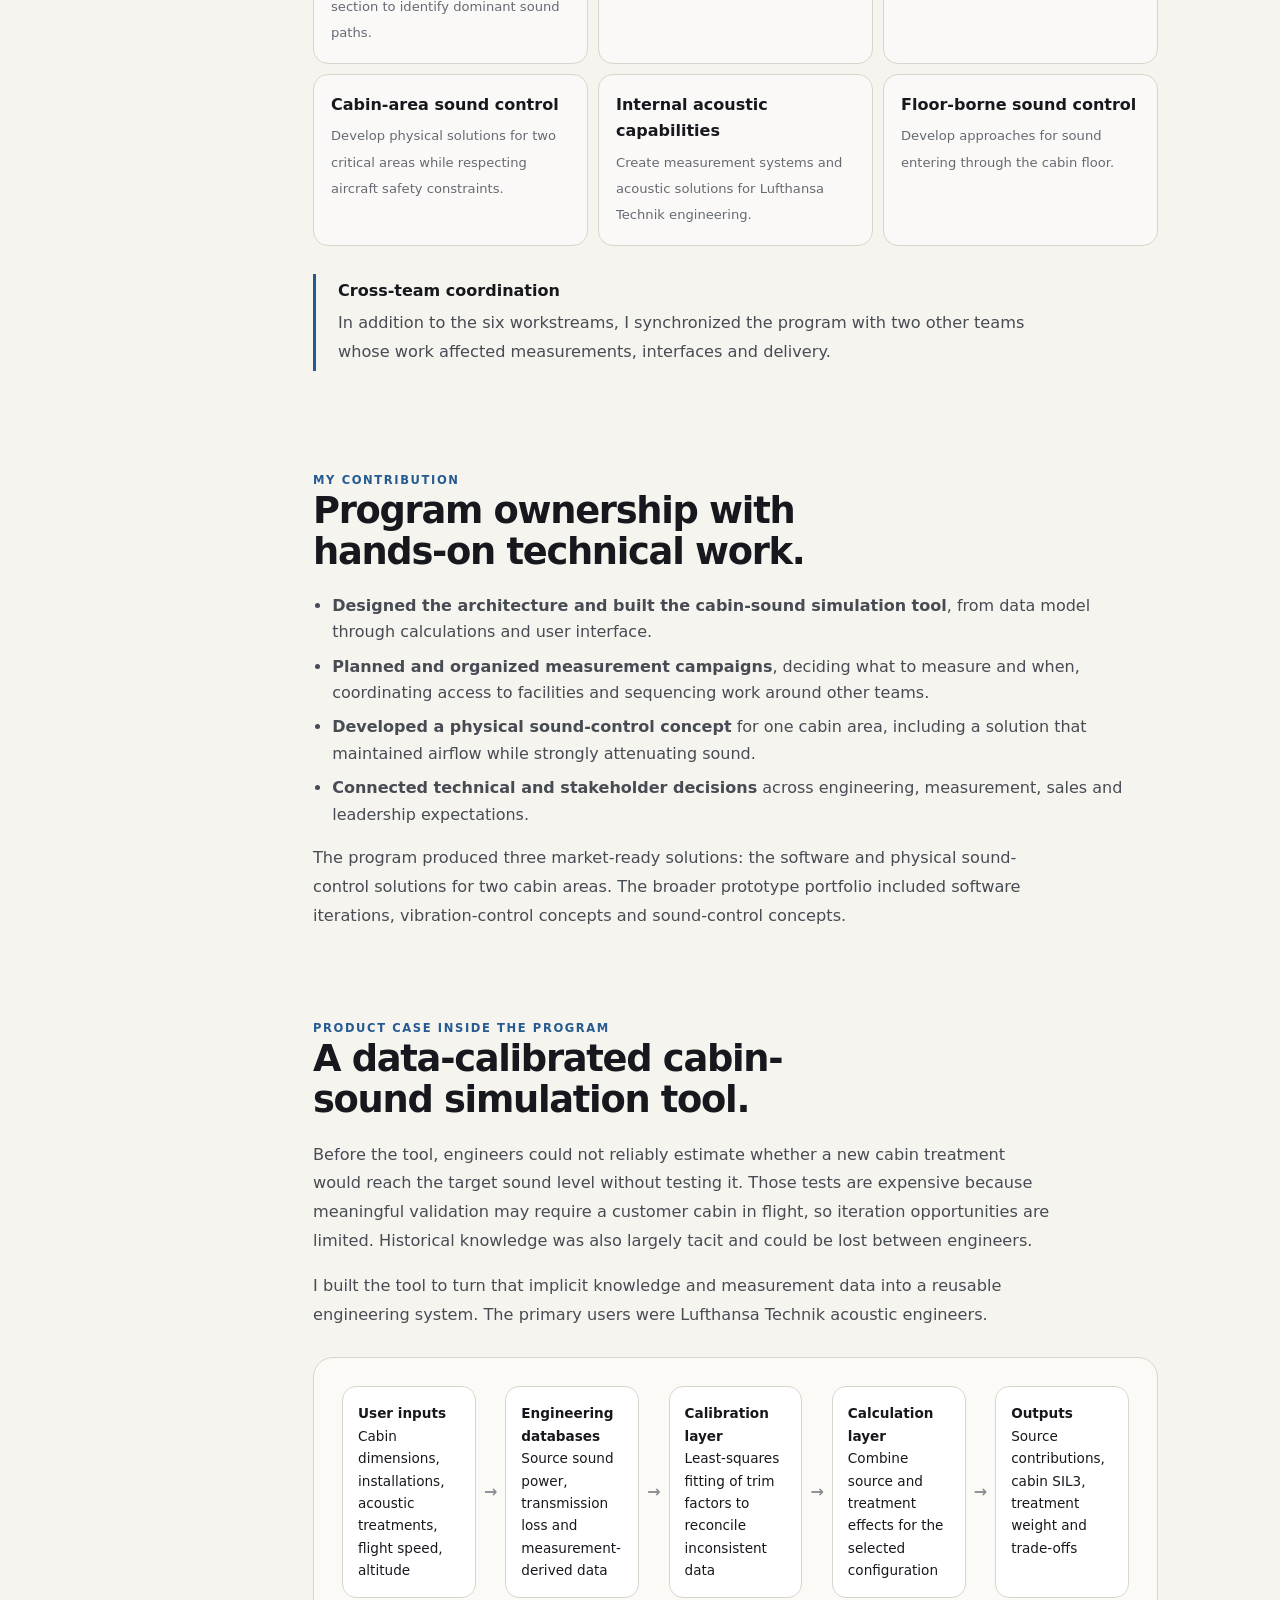
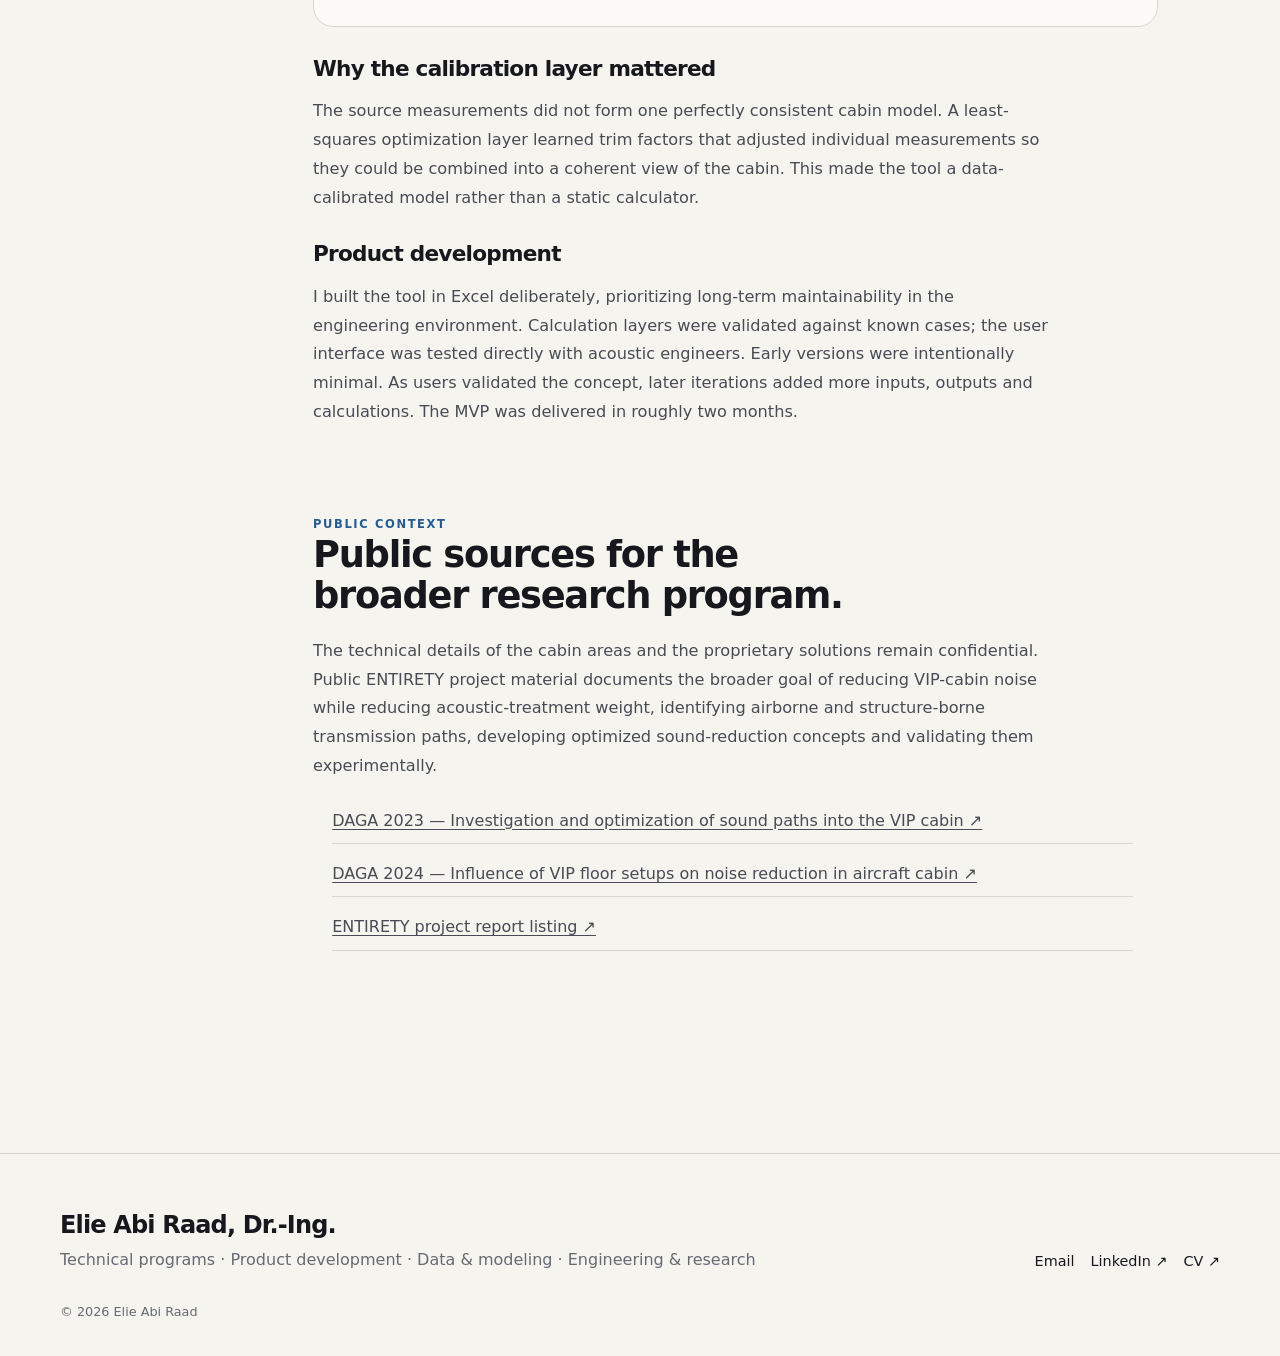
<file: work/lufthansa.html>
<!doctype html><html lang="en"><head><meta charset="utf-8"><meta name="viewport" content="width=device-width,initial-scale=1"><title>Cabin-sound innovation program — Elie Abi Raad</title><meta name="description" content="Lufthansa Technik cabin-sound innovation program led by Elie Abi Raad."><meta name="theme-color" content="#f6f4ef"><link rel="icon" href="../assets/favicon.svg" type="image/svg+xml"><link rel="stylesheet" href="../assets/styles.css?v=20261106b"></head><body><nav class="nav"><div class="container nav-inner"><a class="brand" href="../index.html">Elie Abi Raad <span>· Dr.-Ing.</span></a><button class="menu-btn" aria-label="Open navigation">☰</button><div class="nav-links"><a href="../index.html">Home</a><a href="../capabilities.html">Capabilities</a><a class="active" href="../work.html">Selected work</a><a class="ai-nav-link" href="machine-learning.html">AI &amp; ML</a><a href="../expertise.html">Technical depth</a><a href="../about.html">About</a><a class="cv-link" href="../Elie_Abi_Raad_CV.pdf" target="_blank">CV ↗</a></div></div></nav><main><header class="case-hero"><div class="container"><div class="kicker">Lufthansa Technik · Program · Product · Acoustic engineering</div><h1>Cabin-sound innovation program</h1><div class="case-sub"><p class="lead">A multi-workstream effort to reduce VIP-cabin noise while cutting the weight burden of conventional acoustic treatment—and to give engineers better ways to predict, measure and control the result.</p><div class="case-meta"><div class="meta-item"><small>Role</small><strong>Acoustic Consultant / Technical Program Lead</strong></div><div class="meta-item"><small>Period</small><strong>Oct 2024 – Dec 2025</strong></div><div class="meta-item"><small>Scope</small><strong>6 workstreams · 11 engineers</strong></div><div class="meta-item"><small>Outputs</small><strong>3 market-ready solutions · 20+ prototypes</strong></div></div></div></div></header><div class="container"><div class="case-body"><aside class="case-toc"><div class="kicker" style="margin-bottom:10px">Case study</div><a href="#challenge">Challenge</a><a href="#program">Program</a><a href="#role">My contribution</a><a href="#tool">Simulation tool</a><a href="#evidence">Public context</a></aside><article class="case-content">
<section id="challenge"><div class="kicker">The challenge</div><h2>Reduce cabin sound without paying for it in weight.</h2><p>The innovation program targeted cabin sound below 40 dB SIL3 (Speech Interference Level) while using roughly half the acoustic-treatment weight normally required. The technical path was not a single product: it depended on understanding sound paths, developing physical countermeasures, improving measurements and giving engineers a way to evaluate cabin configurations before expensive flight testing.</p><div class="stat-grid"><div class="stat"><strong>6</strong><span>interdependent workstreams</span></div><div class="stat"><strong>11</strong><span>engineers coordinated</span></div><div class="stat"><strong>3</strong><span>market-ready solutions</span></div><div class="stat"><strong>20+</strong><span>prototypes and iterations</span></div></div></section>
<section id="program"><div class="kicker">Program structure</div><h2>Six workstreams, plus two external team interfaces.</h2><p>The work covered the system from measurement to prediction to physical control. My role was to keep the streams connected: understand what each team needed from the others, plan around shared facilities and measurements, surface dependencies, and keep technical decisions aligned with the overall cabin target.</p><div class="program-map"><div class="node"><strong>Demonstrator measurements</strong><span>Measure a representative fuselage section to identify dominant sound paths.</span></div><div class="node"><strong>Vibration-path control</strong><span>Target a specific structural transfer path from outside to inside.</span></div><div class="node"><strong>Cabin-sound simulation</strong><span>Estimate cabin sound and weight for alternative configurations.</span></div><div class="node"><strong>Cabin-area sound control</strong><span>Develop physical solutions for two critical areas while respecting aircraft safety constraints.</span></div><div class="node"><strong>Internal acoustic capabilities</strong><span>Create measurement systems and acoustic solutions for Lufthansa Technik engineering.</span></div><div class="node"><strong>Floor-borne sound control</strong><span>Develop approaches for sound entering through the cabin floor.</span></div></div><div class="callout"><strong>Cross-team coordination</strong><p>In addition to the six workstreams, I synchronized the program with two other teams whose work affected measurements, interfaces and delivery.</p></div></section>
<section id="role"><div class="kicker">My contribution</div><h2>Program ownership with hands-on technical work.</h2><ul><li><strong>Designed the architecture and built the cabin-sound simulation tool</strong>, from data model through calculations and user interface.</li><li><strong>Planned and organized measurement campaigns</strong>, deciding what to measure and when, coordinating access to facilities and sequencing work around other teams.</li><li><strong>Developed a physical sound-control concept</strong> for one cabin area, including a solution that maintained airflow while strongly attenuating sound.</li><li><strong>Connected technical and stakeholder decisions</strong> across engineering, measurement, sales and leadership expectations.</li></ul><p>The program produced three market-ready solutions: the software and physical sound-control solutions for two cabin areas. The broader prototype portfolio included software iterations, vibration-control concepts and sound-control concepts.</p></section>
<section id="tool"><div class="kicker">Product case inside the program</div><h2>A data-calibrated cabin-sound simulation tool.</h2><p>Before the tool, engineers could not reliably estimate whether a new cabin treatment would reach the target sound level without testing it. Those tests are expensive because meaningful validation may require a customer cabin in flight, so iteration opportunities are limited. Historical knowledge was also largely tacit and could be lost between engineers.</p><p>I built the tool to turn that implicit knowledge and measurement data into a reusable engineering system. The primary users were Lufthansa Technik acoustic engineers.</p><div class="diagram"><div class="flow"><div class="node"><strong>User inputs</strong><br>Cabin dimensions, installations, acoustic treatments, flight speed, altitude</div><div class="arrow">→</div><div class="node"><strong>Engineering databases</strong><br>Source sound power, transmission loss and measurement-derived data</div><div class="arrow">→</div><div class="node"><strong>Calibration layer</strong><br>Least-squares fitting of trim factors to reconcile inconsistent data</div><div class="arrow">→</div><div class="node"><strong>Calculation layer</strong><br>Combine source and treatment effects for the selected configuration</div><div class="arrow">→</div><div class="node"><strong>Outputs</strong><br>Source contributions, cabin SIL3, treatment weight and trade-offs</div></div></div><h3>Why the calibration layer mattered</h3><p id="calibration">The source measurements did not form one perfectly consistent cabin model. A least-squares optimization layer learned trim factors that adjusted individual measurements so they could be combined into a coherent view of the cabin. This made the tool a data-calibrated model rather than a static calculator.</p><h3>Product development</h3><p>I built the tool in Excel deliberately, prioritizing long-term maintainability in the engineering environment. Calculation layers were validated against known cases; the user interface was tested directly with acoustic engineers. Early versions were intentionally minimal. As users validated the concept, later iterations added more inputs, outputs and calculations. The MVP was delivered in roughly two months.</p></section>
<section id="evidence"><div class="kicker">Public context</div><h2>Public sources for the broader research program.</h2><p>The technical details of the cabin areas and the proprietary solutions remain confidential. Public ENTIRETY project material documents the broader goal of reducing VIP-cabin noise while reducing acoustic-treatment weight, identifying airborne and structure-borne transmission paths, developing optimized sound-reduction concepts and validating them experimentally.</p><ul class="source-list"><li><a href="https://pub.dega-akustik.de/DAGA_2023/data/articles/000614.pdf" target="_blank" rel="noopener">DAGA 2023 — Investigation and optimization of sound paths into the VIP cabin ↗</a></li><li><a href="https://d-nb.info/1331271304/34" target="_blank" rel="noopener">DAGA 2024 — Influence of VIP floor setups on noise reduction in aircraft cabin ↗</a></li><li><a href="https://books.google.com.lb/books/about/Verbundvorhaben_Engineered_Tailored_Tran.html?id=BuY60gEACAAJ&redir_esc=y" target="_blank" rel="noopener">ENTIRETY project report listing ↗</a></li></ul></section>
</article></div></div></main><footer class="footer"><div class="container footer-grid"><div><h2>Elie Abi Raad, Dr.-Ing.</h2><p>Technical programs · Product development · Data &amp; modeling · Engineering &amp; research</p></div><div class="footer-links"><a href="mailto:elie.abiraad.pm@gmail.com">Email</a><a href="https://www.linkedin.com/in/elie-abi-raad" target="_blank" rel="noopener">LinkedIn ↗</a><a href="../Elie_Abi_Raad_CV.pdf" target="_blank">CV ↗</a></div></div><div class="container small" style="margin-top:28px">© <span data-year></span> Elie Abi Raad</div></footer><script src="../assets/script.js"></script></body></html>
</file>
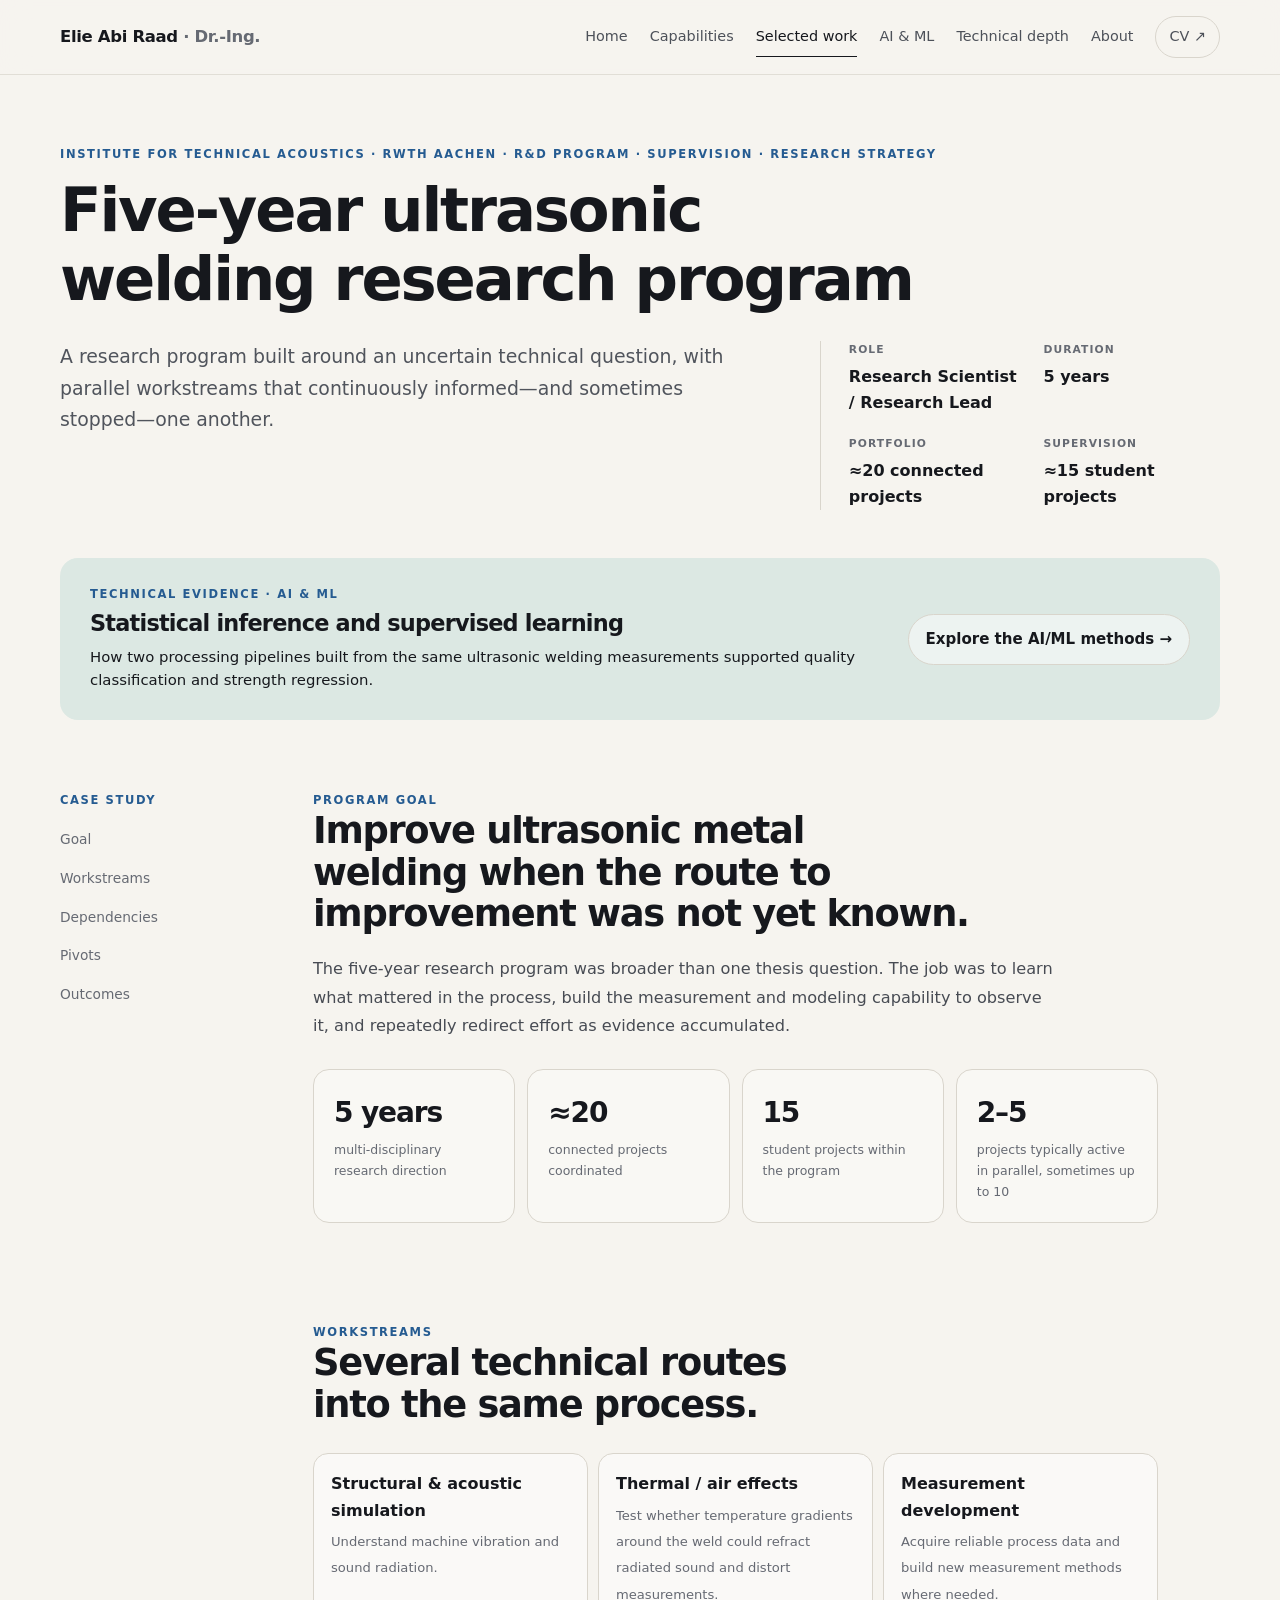
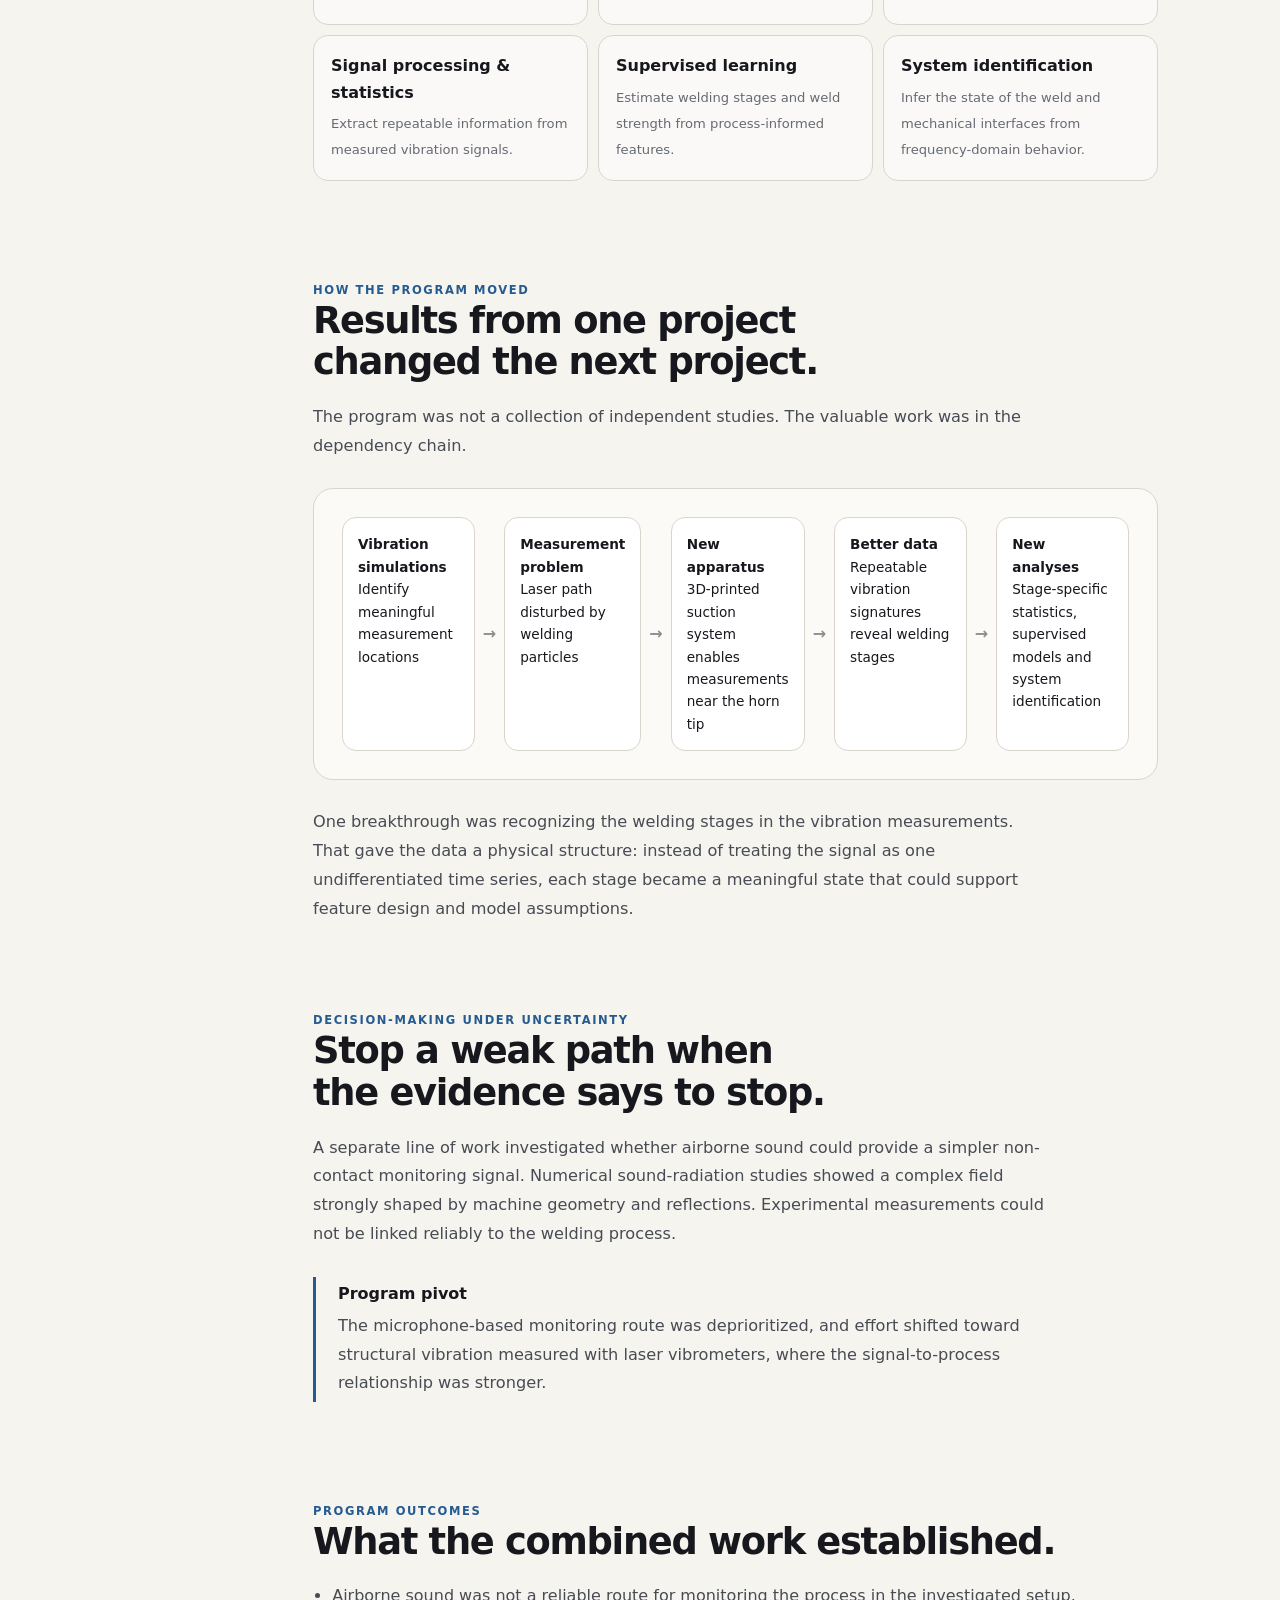
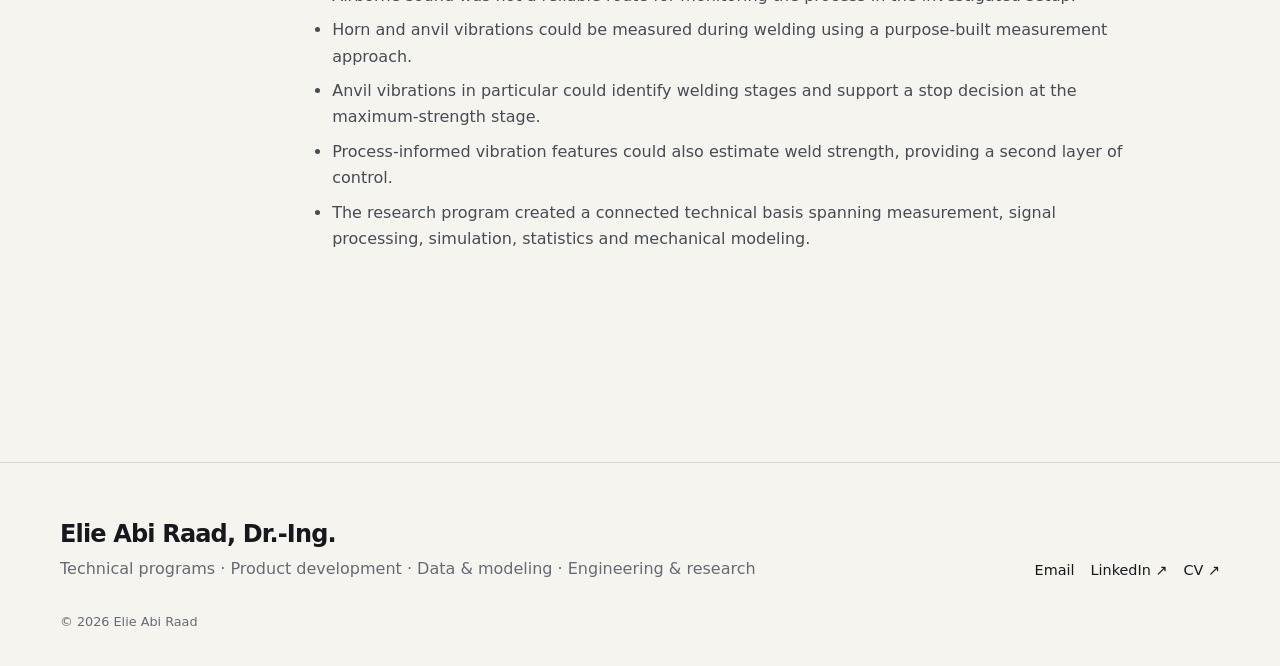
<file: work/research-program.html>
<!doctype html><html lang="en"><head><meta charset="utf-8"><meta name="viewport" content="width=device-width,initial-scale=1"><title>Five-year ultrasonic welding research program — Elie Abi Raad</title><meta name="description" content="Five-year multidisciplinary ultrasonic metal welding research program coordinated by Elie Abi Raad."><meta name="theme-color" content="#f6f4ef"><link rel="icon" href="../assets/favicon.svg" type="image/svg+xml"><link rel="stylesheet" href="../assets/styles.css?v=20261106b"></head><body><nav class="nav"><div class="container nav-inner"><a class="brand" href="../index.html">Elie Abi Raad <span>· Dr.-Ing.</span></a><button class="menu-btn" aria-label="Open navigation">☰</button><div class="nav-links"><a href="../index.html">Home</a><a href="../capabilities.html">Capabilities</a><a class="active" href="../work.html">Selected work</a><a class="ai-nav-link" href="machine-learning.html">AI &amp; ML</a><a href="../expertise.html">Technical depth</a><a href="../about.html">About</a><a class="cv-link" href="../Elie_Abi_Raad_CV.pdf" target="_blank">CV ↗</a></div></div></nav><main><header class="case-hero"><div class="container"><div class="kicker">Institute for Technical Acoustics · RWTH Aachen · R&D program · Supervision · Research strategy</div><h1>Five-year ultrasonic welding research program</h1><div class="case-sub"><p class="lead">A research program built around an uncertain technical question, with parallel workstreams that continuously informed—and sometimes stopped—one another.</p><div class="case-meta"><div class="meta-item"><small>Role</small><strong>Research Scientist / Research Lead</strong></div><div class="meta-item"><small>Duration</small><strong>5 years</strong></div><div class="meta-item"><small>Portfolio</small><strong>≈20 connected projects</strong></div><div class="meta-item"><small>Supervision</small><strong>≈15 student projects</strong></div></div></div></div></header><div class="container"><div class="paper-related" style="margin:0 0 9px;background:var(--green2)"><div><div class="kicker">Technical evidence · AI &amp; ML</div><h3>Statistical inference and supervised learning</h3><p>How two processing pipelines built from the same ultrasonic welding measurements supported quality classification and strength regression.</p></div><a class="btn ghost" href="machine-learning.html">Explore the AI/ML methods →</a></div><div class="case-body"><aside class="case-toc"><div class="kicker" style="margin-bottom:10px">Case study</div><a href="#goal">Goal</a><a href="#streams">Workstreams</a><a href="#dependencies">Dependencies</a><a href="#pivots">Pivots</a><a href="#outcomes">Outcomes</a></aside><article class="case-content">
<section id="goal"><div class="kicker">Program goal</div><h2>Improve ultrasonic metal welding when the route to improvement was not yet known.</h2><p>The five-year research program was broader than one thesis question. The job was to learn what mattered in the process, build the measurement and modeling capability to observe it, and repeatedly redirect effort as evidence accumulated.</p><div class="stat-grid"><div class="stat"><strong>5 years</strong><span>multi-disciplinary research direction</span></div><div class="stat"><strong>≈20</strong><span>connected projects coordinated</span></div><div class="stat"><strong>15</strong><span>student projects within the program</span></div><div class="stat"><strong>2–5</strong><span>projects typically active in parallel, sometimes up to 10</span></div></div></section>
<section id="streams"><div class="kicker">Workstreams</div><h2>Several technical routes into the same process.</h2><div class="program-map"><div class="node"><strong>Structural &amp; acoustic simulation</strong><span>Understand machine vibration and sound radiation.</span></div><div class="node"><strong>Thermal / air effects</strong><span>Test whether temperature gradients around the weld could refract radiated sound and distort measurements.</span></div><div class="node"><strong>Measurement development</strong><span>Acquire reliable process data and build new measurement methods where needed.</span></div><div class="node"><strong>Signal processing &amp; statistics</strong><span>Extract repeatable information from measured vibration signals.</span></div><div class="node"><strong>Supervised learning</strong><span>Estimate welding stages and weld strength from process-informed features.</span></div><div class="node"><strong>System identification</strong><span>Infer the state of the weld and mechanical interfaces from frequency-domain behavior.</span></div></div></section>
<section id="dependencies"><div class="kicker">How the program moved</div><h2>Results from one project changed the next project.</h2><p>The program was not a collection of independent studies. The valuable work was in the dependency chain.</p><div class="diagram"><div class="flow"><div class="node"><strong>Vibration simulations</strong><br>Identify meaningful measurement locations</div><div class="arrow">→</div><div class="node"><strong>Measurement problem</strong><br>Laser path disturbed by welding particles</div><div class="arrow">→</div><div class="node"><strong>New apparatus</strong><br>3D-printed suction system enables measurements near the horn tip</div><div class="arrow">→</div><div class="node"><strong>Better data</strong><br>Repeatable vibration signatures reveal welding stages</div><div class="arrow">→</div><div class="node"><strong>New analyses</strong><br>Stage-specific statistics, supervised models and system identification</div></div></div><p>One breakthrough was recognizing the welding stages in the vibration measurements. That gave the data a physical structure: instead of treating the signal as one undifferentiated time series, each stage became a meaningful state that could support feature design and model assumptions.</p></section>
<section id="pivots"><div class="kicker">Decision-making under uncertainty</div><h2>Stop a weak path when the evidence says to stop.</h2><p>A separate line of work investigated whether airborne sound could provide a simpler non-contact monitoring signal. Numerical sound-radiation studies showed a complex field strongly shaped by machine geometry and reflections. Experimental measurements could not be linked reliably to the welding process.</p><div class="callout"><strong>Program pivot</strong><p>The microphone-based monitoring route was deprioritized, and effort shifted toward structural vibration measured with laser vibrometers, where the signal-to-process relationship was stronger.</p></div></section>
<section id="outcomes"><div class="kicker">Program outcomes</div><h2>What the combined work established.</h2><ul><li>Airborne sound was not a reliable route for monitoring the process in the investigated setup.</li><li>Horn and anvil vibrations could be measured during welding using a purpose-built measurement approach.</li><li>Anvil vibrations in particular could identify welding stages and support a stop decision at the maximum-strength stage.</li><li>Process-informed vibration features could also estimate weld strength, providing a second layer of control.</li><li>The research program created a connected technical basis spanning measurement, signal processing, simulation, statistics and mechanical modeling.</li></ul></section>
</article></div></div></main><footer class="footer"><div class="container footer-grid"><div><h2>Elie Abi Raad, Dr.-Ing.</h2><p>Technical programs · Product development · Data &amp; modeling · Engineering &amp; research</p></div><div class="footer-links"><a href="mailto:elie.abiraad.pm@gmail.com">Email</a><a href="https://www.linkedin.com/in/elie-abi-raad" target="_blank" rel="noopener">LinkedIn ↗</a><a href="../Elie_Abi_Raad_CV.pdf" target="_blank">CV ↗</a></div></div><div class="container small" style="margin-top:28px">© <span data-year></span> Elie Abi Raad</div></footer><script src="../assets/script.js"></script></body></html>
</file>
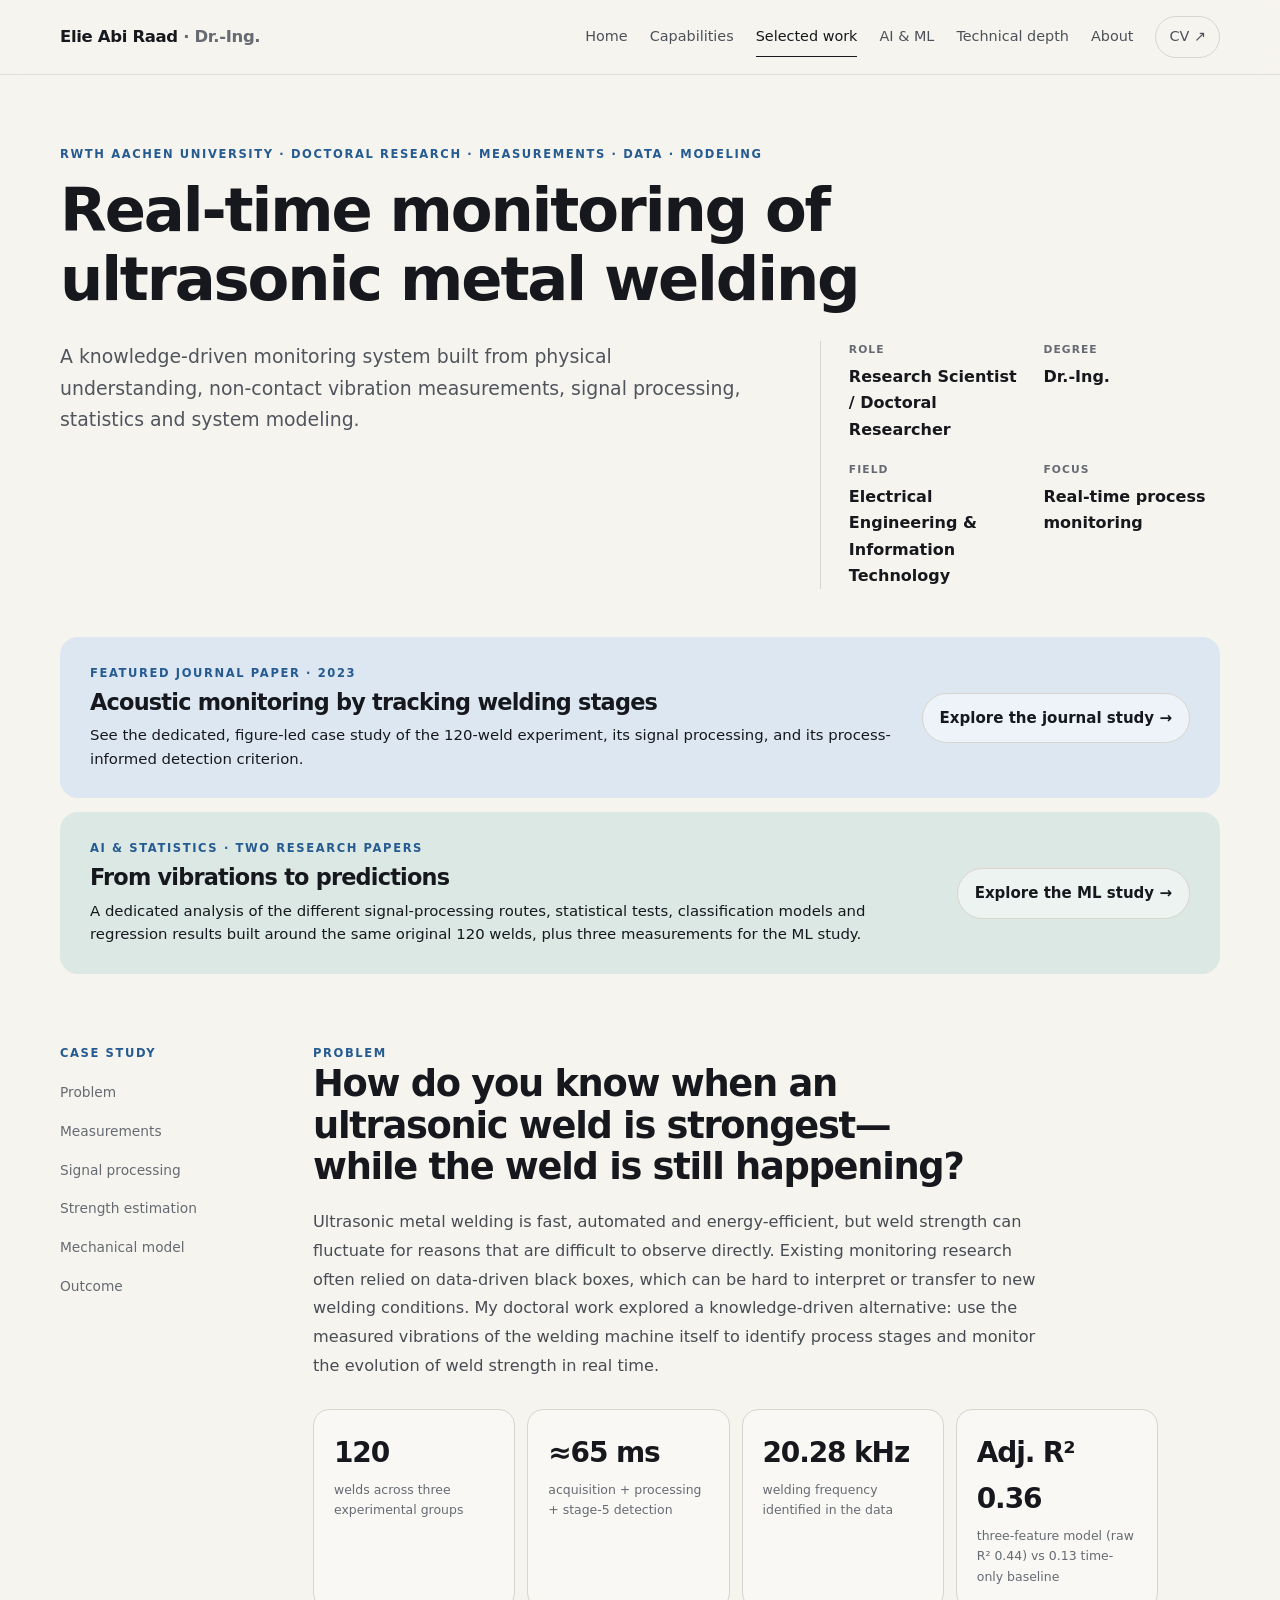
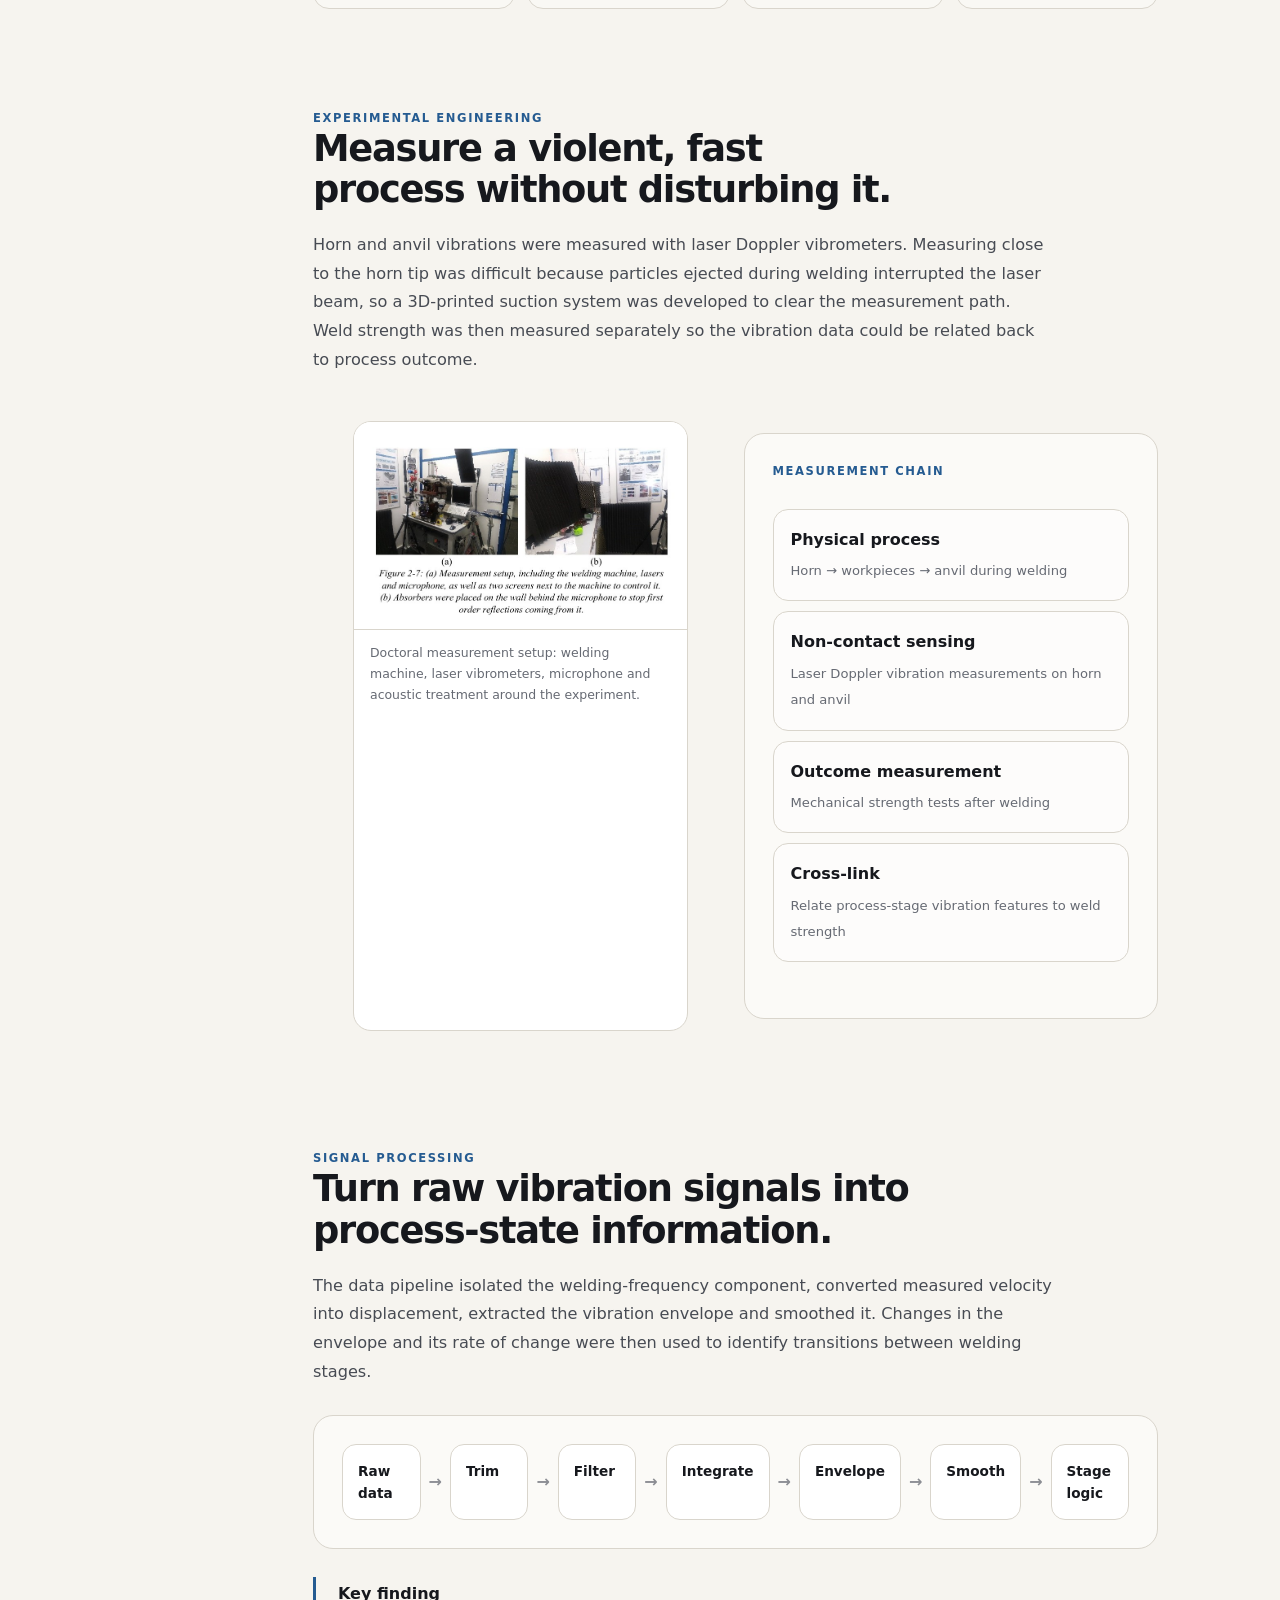
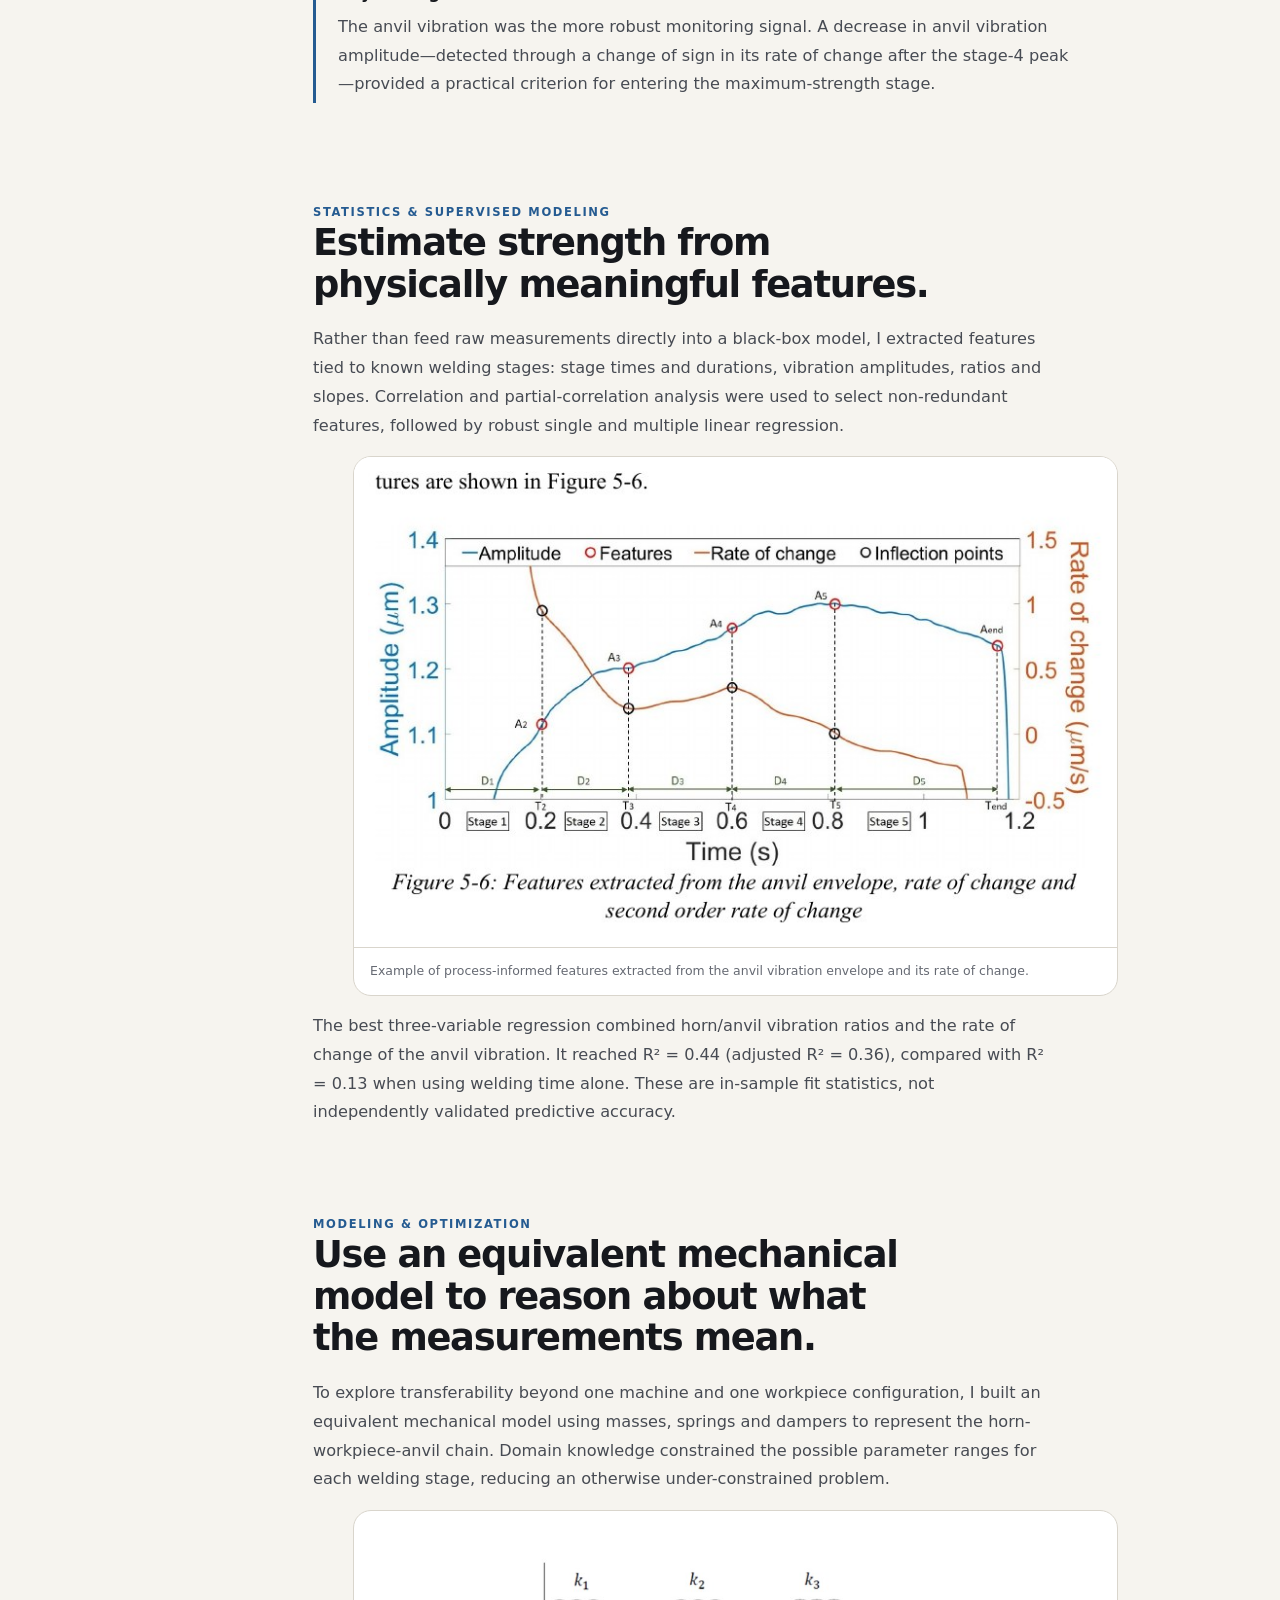
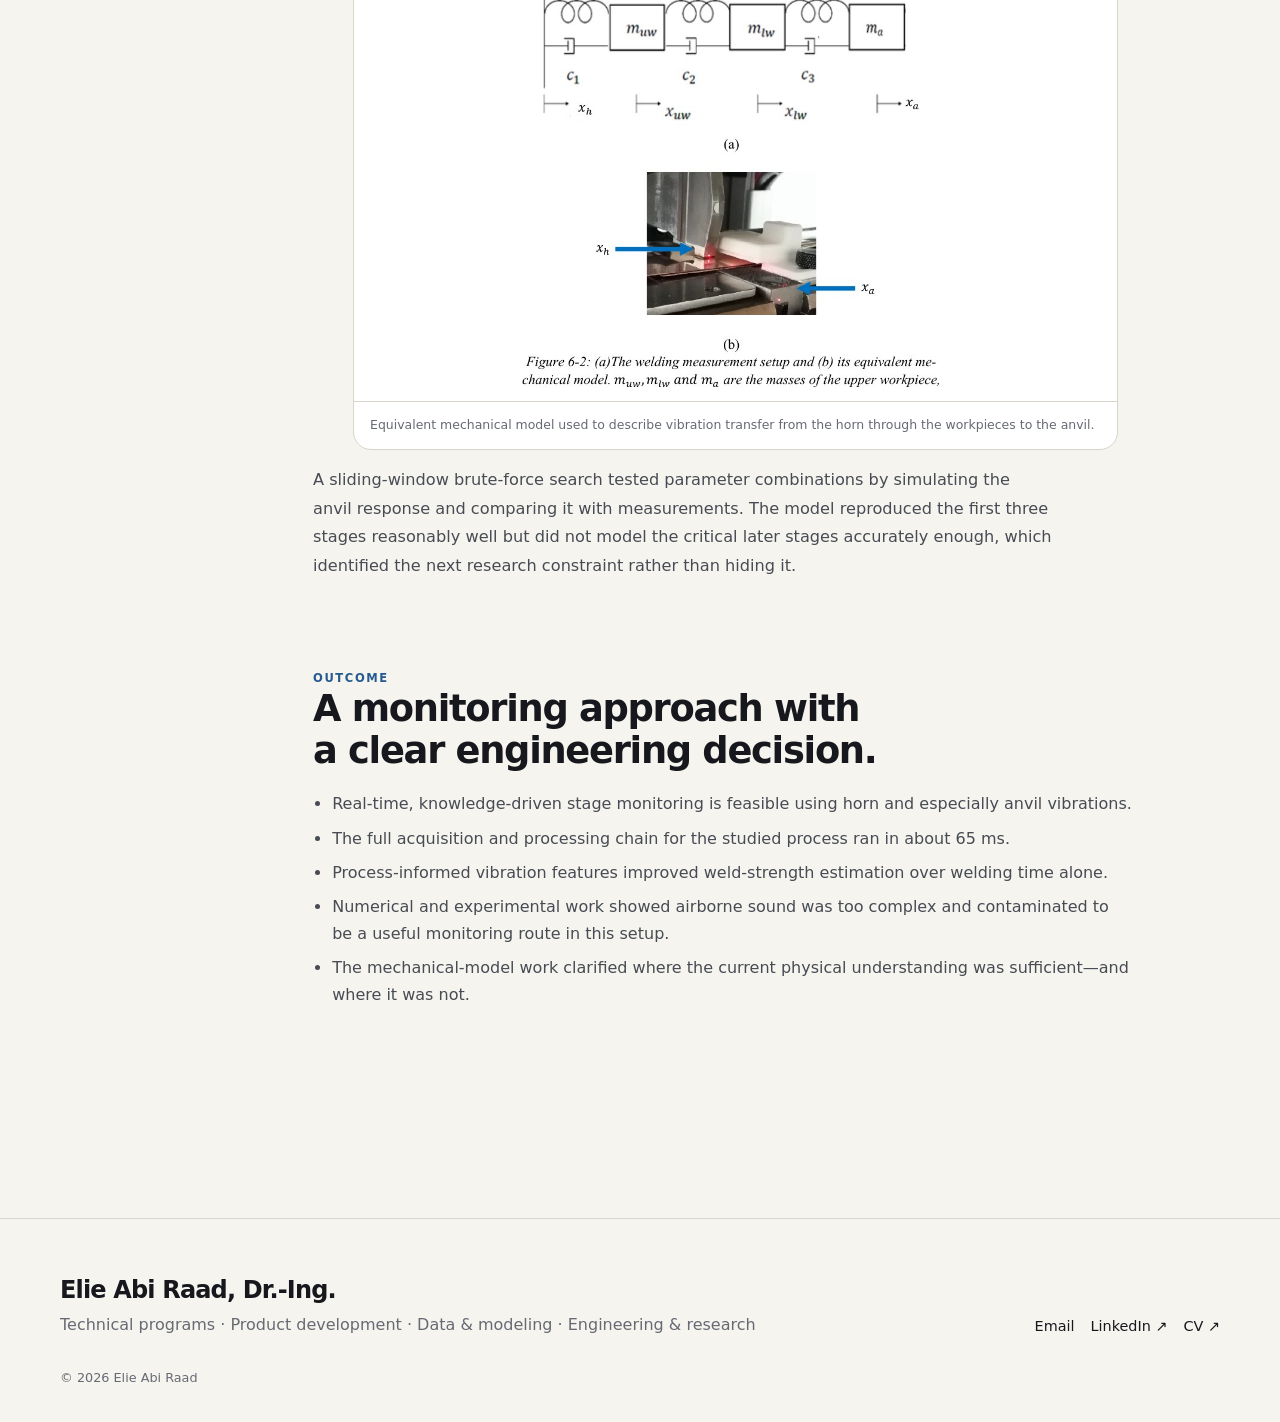
<file: work/usmw.html>
<!doctype html><html lang="en"><head><meta charset="utf-8"><meta name="viewport" content="width=device-width,initial-scale=1"><title>Real-time monitoring of ultrasonic metal welding — Elie Abi Raad</title><meta name="description" content="Doctoral work on real-time monitoring of ultrasonic metal welding using horn and anvil vibrations."><meta name="theme-color" content="#f6f4ef"><link rel="icon" href="../assets/favicon.svg" type="image/svg+xml"><link rel="stylesheet" href="../assets/styles.css?v=20261106b"></head><body><nav class="nav"><div class="container nav-inner"><a class="brand" href="../index.html">Elie Abi Raad <span>· Dr.-Ing.</span></a><button class="menu-btn" aria-label="Open navigation">☰</button><div class="nav-links"><a href="../index.html">Home</a><a href="../capabilities.html">Capabilities</a><a class="active" href="../work.html">Selected work</a><a class="ai-nav-link" href="machine-learning.html">AI &amp; ML</a><a href="../expertise.html">Technical depth</a><a href="../about.html">About</a><a class="cv-link" href="../Elie_Abi_Raad_CV.pdf" target="_blank">CV ↗</a></div></div></nav><main><header class="case-hero"><div class="container"><div class="kicker">RWTH Aachen University · Doctoral research · Measurements · Data · Modeling</div><h1>Real-time monitoring of ultrasonic metal welding</h1><div class="case-sub"><p class="lead">A knowledge-driven monitoring system built from physical understanding, non-contact vibration measurements, signal processing, statistics and system modeling.</p><div class="case-meta"><div class="meta-item"><small>Role</small><strong>Research Scientist / Doctoral Researcher</strong></div><div class="meta-item"><small>Degree</small><strong>Dr.-Ing.</strong></div><div class="meta-item"><small>Field</small><strong>Electrical Engineering & Information Technology</strong></div><div class="meta-item"><small>Focus</small><strong>Real-time process monitoring</strong></div></div></div></div></header><div class="container"><div class="paper-related" style="margin:0 0 8px"><div><div class="kicker">Featured journal paper · 2023</div><h3 style="font-size:1.4rem;margin:7px 0 8px">Acoustic monitoring by tracking welding stages</h3><p>See the dedicated, figure-led case study of the 120-weld experiment, its signal processing, and its process-informed detection criterion.</p></div><a class="btn ghost" href="acoustic-monitoring.html">Explore the journal study →</a></div><div class="paper-related" style="margin:14px 0 8px;background:var(--green2)"><div><div class="kicker">AI &amp; statistics · Two research papers</div><h3>From vibrations to predictions</h3><p>A dedicated analysis of the different signal-processing routes, statistical tests, classification models and regression results built around the same original 120 welds, plus three measurements for the ML study.</p></div><a class="btn ghost" href="machine-learning.html">Explore the ML study →</a></div><div class="case-body"><aside class="case-toc"><div class="kicker" style="margin-bottom:10px">Case study</div><a href="#problem">Problem</a><a href="#measurement">Measurements</a><a href="#data">Signal processing</a><a href="#strength">Strength estimation</a><a href="#model">Mechanical model</a><a href="#outcome">Outcome</a></aside><article class="case-content">
<section id="problem"><div class="kicker">Problem</div><h2>How do you know when an ultrasonic weld is strongest—while the weld is still happening?</h2><p>Ultrasonic metal welding is fast, automated and energy-efficient, but weld strength can fluctuate for reasons that are difficult to observe directly. Existing monitoring research often relied on data-driven black boxes, which can be hard to interpret or transfer to new welding conditions. My doctoral work explored a knowledge-driven alternative: use the measured vibrations of the welding machine itself to identify process stages and monitor the evolution of weld strength in real time.</p><div class="stat-grid"><div class="stat"><strong>120</strong><span>welds across three experimental groups</span></div><div class="stat"><strong>≈65 ms</strong><span>acquisition + processing + stage-5 detection</span></div><div class="stat"><strong>20.28 kHz</strong><span>welding frequency identified in the data</span></div><div class="stat"><strong>Adj. R² 0.36</strong><span>three-feature model (raw R² 0.44) vs 0.13 time-only baseline</span></div></div></section>
<section id="measurement"><div class="kicker">Experimental engineering</div><h2>Measure a violent, fast process without disturbing it.</h2><p>Horn and anvil vibrations were measured with laser Doppler vibrometers. Measuring close to the horn tip was difficult because particles ejected during welding interrupted the laser beam, so a 3D-printed suction system was developed to clear the measurement path. Weld strength was then measured separately so the vibration data could be related back to process outcome.</p><div class="figure-grid"><figure class="figure"><img src="../assets/images/usmw-measurement-setup.jpg" alt="Ultrasonic metal welding measurement setup with welding machine, laser vibrometers and microphone"><figcaption>Doctoral measurement setup: welding machine, laser vibrometers, microphone and acoustic treatment around the experiment.</figcaption></figure><div class="diagram"><div class="kicker">Measurement chain</div><div class="program-map" style="grid-template-columns:1fr"><div class="node"><strong>Physical process</strong><span>Horn → workpieces → anvil during welding</span></div><div class="node"><strong>Non-contact sensing</strong><span>Laser Doppler vibration measurements on horn and anvil</span></div><div class="node"><strong>Outcome measurement</strong><span>Mechanical strength tests after welding</span></div><div class="node"><strong>Cross-link</strong><span>Relate process-stage vibration features to weld strength</span></div></div></div></div></section>
<section id="data"><div class="kicker">Signal processing</div><h2>Turn raw vibration signals into process-state information.</h2><p>The data pipeline isolated the welding-frequency component, converted measured velocity into displacement, extracted the vibration envelope and smoothed it. Changes in the envelope and its rate of change were then used to identify transitions between welding stages.</p><div class="diagram"><div class="flow"><div class="node"><strong>Raw data</strong></div><div class="arrow">→</div><div class="node"><strong>Trim</strong></div><div class="arrow">→</div><div class="node"><strong>Filter</strong></div><div class="arrow">→</div><div class="node"><strong>Integrate</strong></div><div class="arrow">→</div><div class="node"><strong>Envelope</strong></div><div class="arrow">→</div><div class="node"><strong>Smooth</strong></div><div class="arrow">→</div><div class="node"><strong>Stage logic</strong></div></div></div><div class="callout"><strong>Key finding</strong><p>The anvil vibration was the more robust monitoring signal. A decrease in anvil vibration amplitude—detected through a change of sign in its rate of change after the stage-4 peak—provided a practical criterion for entering the maximum-strength stage.</p></div></section>
<section id="strength"><div class="kicker">Statistics &amp; supervised modeling</div><h2>Estimate strength from physically meaningful features.</h2><p>Rather than feed raw measurements directly into a black-box model, I extracted features tied to known welding stages: stage times and durations, vibration amplitudes, ratios and slopes. Correlation and partial-correlation analysis were used to select non-redundant features, followed by robust single and multiple linear regression.</p><figure class="figure tall"><img src="../assets/images/usmw-features.jpg" alt="Plot showing vibration amplitude, rate of change and extracted features across welding stages"><figcaption>Example of process-informed features extracted from the anvil vibration envelope and its rate of change.</figcaption></figure><p>The best three-variable regression combined horn/anvil vibration ratios and the rate of change of the anvil vibration. It reached R² = 0.44 (adjusted R² = 0.36), compared with R² = 0.13 when using welding time alone. These are in-sample fit statistics, not independently validated predictive accuracy.</p></section>
<section id="model"><div class="kicker">Modeling &amp; optimization</div><h2>Use an equivalent mechanical model to reason about what the measurements mean.</h2><p>To explore transferability beyond one machine and one workpiece configuration, I built an equivalent mechanical model using masses, springs and dampers to represent the horn-workpiece-anvil chain. Domain knowledge constrained the possible parameter ranges for each welding stage, reducing an otherwise under-constrained problem.</p><figure class="figure tall"><img src="../assets/images/usmw-mechanical-model.jpg" alt="Equivalent mechanical model of the ultrasonic welding setup using masses, springs and dampers"><figcaption>Equivalent mechanical model used to describe vibration transfer from the horn through the workpieces to the anvil.</figcaption></figure><p>A sliding-window brute-force search tested parameter combinations by simulating the anvil response and comparing it with measurements. The model reproduced the first three stages reasonably well but did not model the critical later stages accurately enough, which identified the next research constraint rather than hiding it.</p></section>
<section id="outcome"><div class="kicker">Outcome</div><h2>A monitoring approach with a clear engineering decision.</h2><ul><li>Real-time, knowledge-driven stage monitoring is feasible using horn and especially anvil vibrations.</li><li>The full acquisition and processing chain for the studied process ran in about 65 ms.</li><li>Process-informed vibration features improved weld-strength estimation over welding time alone.</li><li>Numerical and experimental work showed airborne sound was too complex and contaminated to be a useful monitoring route in this setup.</li><li>The mechanical-model work clarified where the current physical understanding was sufficient—and where it was not.</li></ul></section>
</article></div></div></main><footer class="footer"><div class="container footer-grid"><div><h2>Elie Abi Raad, Dr.-Ing.</h2><p>Technical programs · Product development · Data &amp; modeling · Engineering &amp; research</p></div><div class="footer-links"><a href="mailto:elie.abiraad.pm@gmail.com">Email</a><a href="https://www.linkedin.com/in/elie-abi-raad" target="_blank" rel="noopener">LinkedIn ↗</a><a href="../Elie_Abi_Raad_CV.pdf" target="_blank">CV ↗</a></div></div><div class="container small" style="margin-top:28px">© <span data-year></span> Elie Abi Raad</div></footer><script src="../assets/script.js"></script></body></html>
</file>
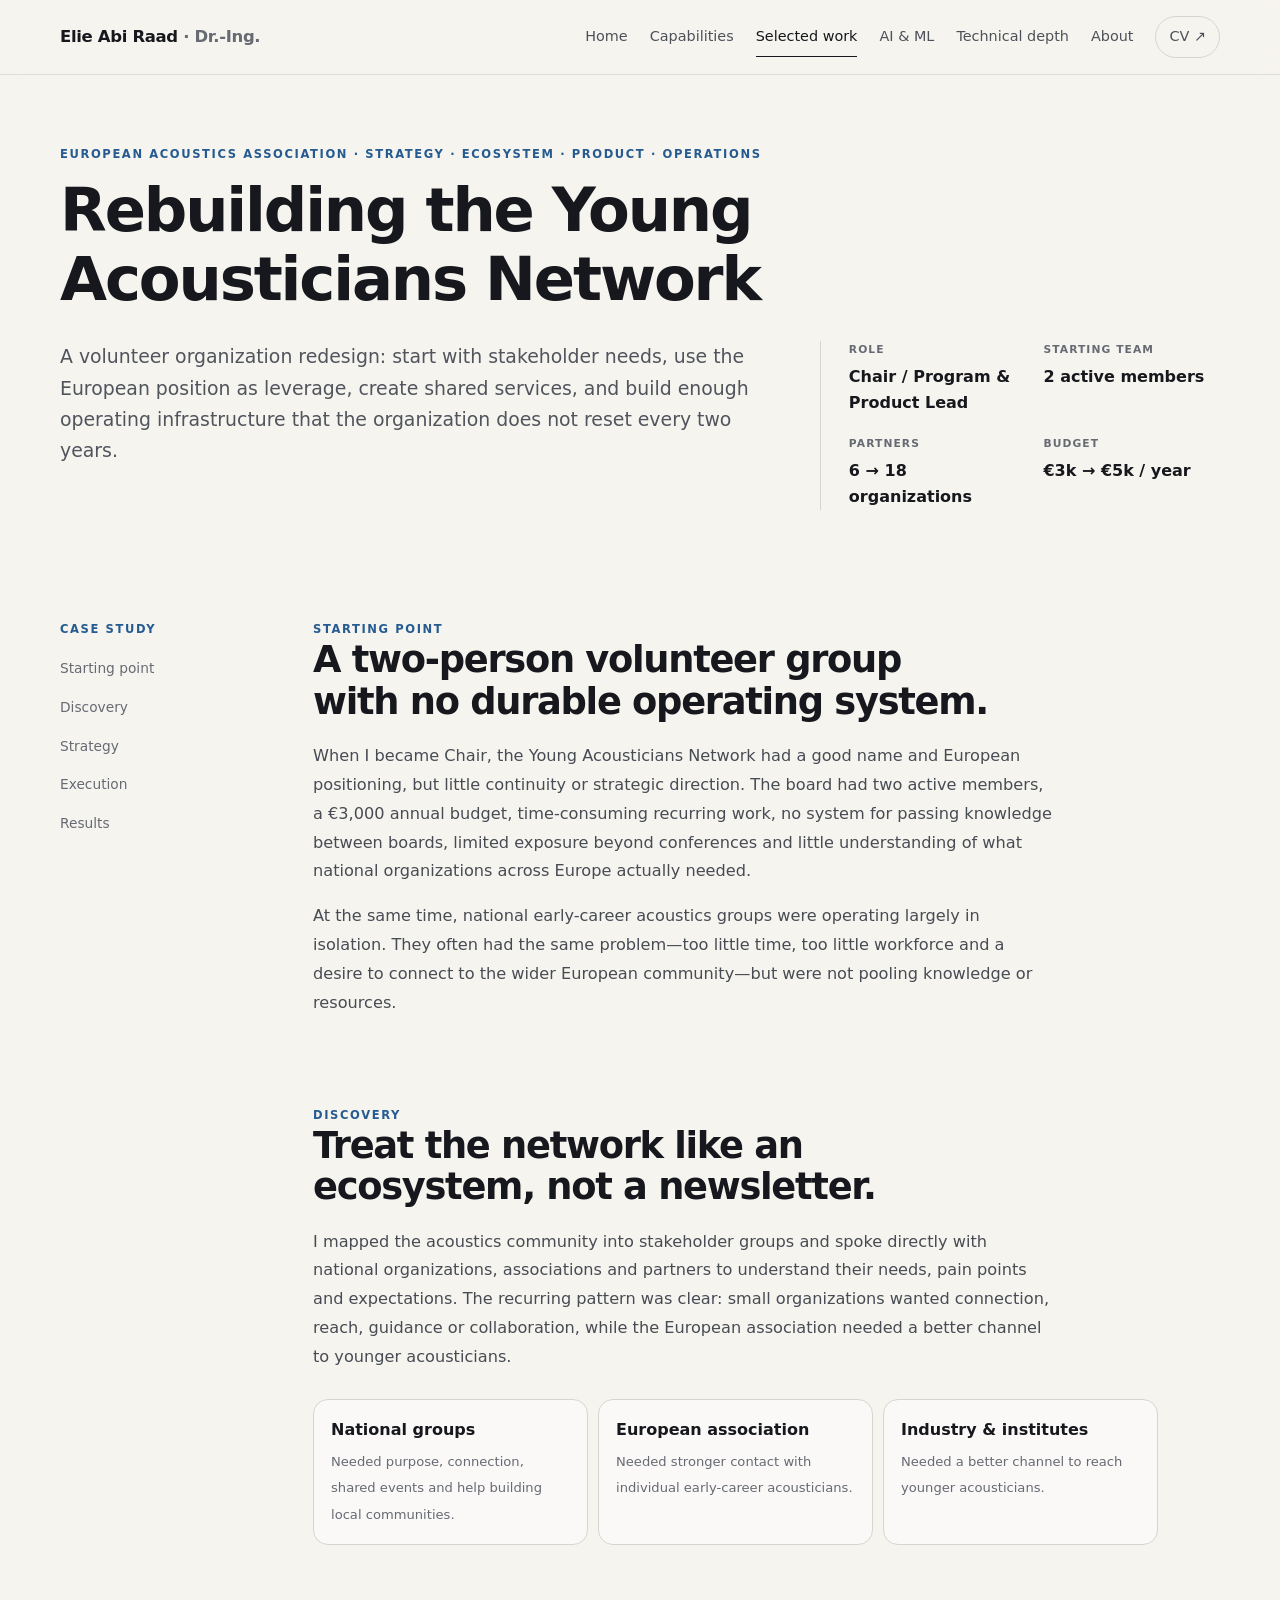
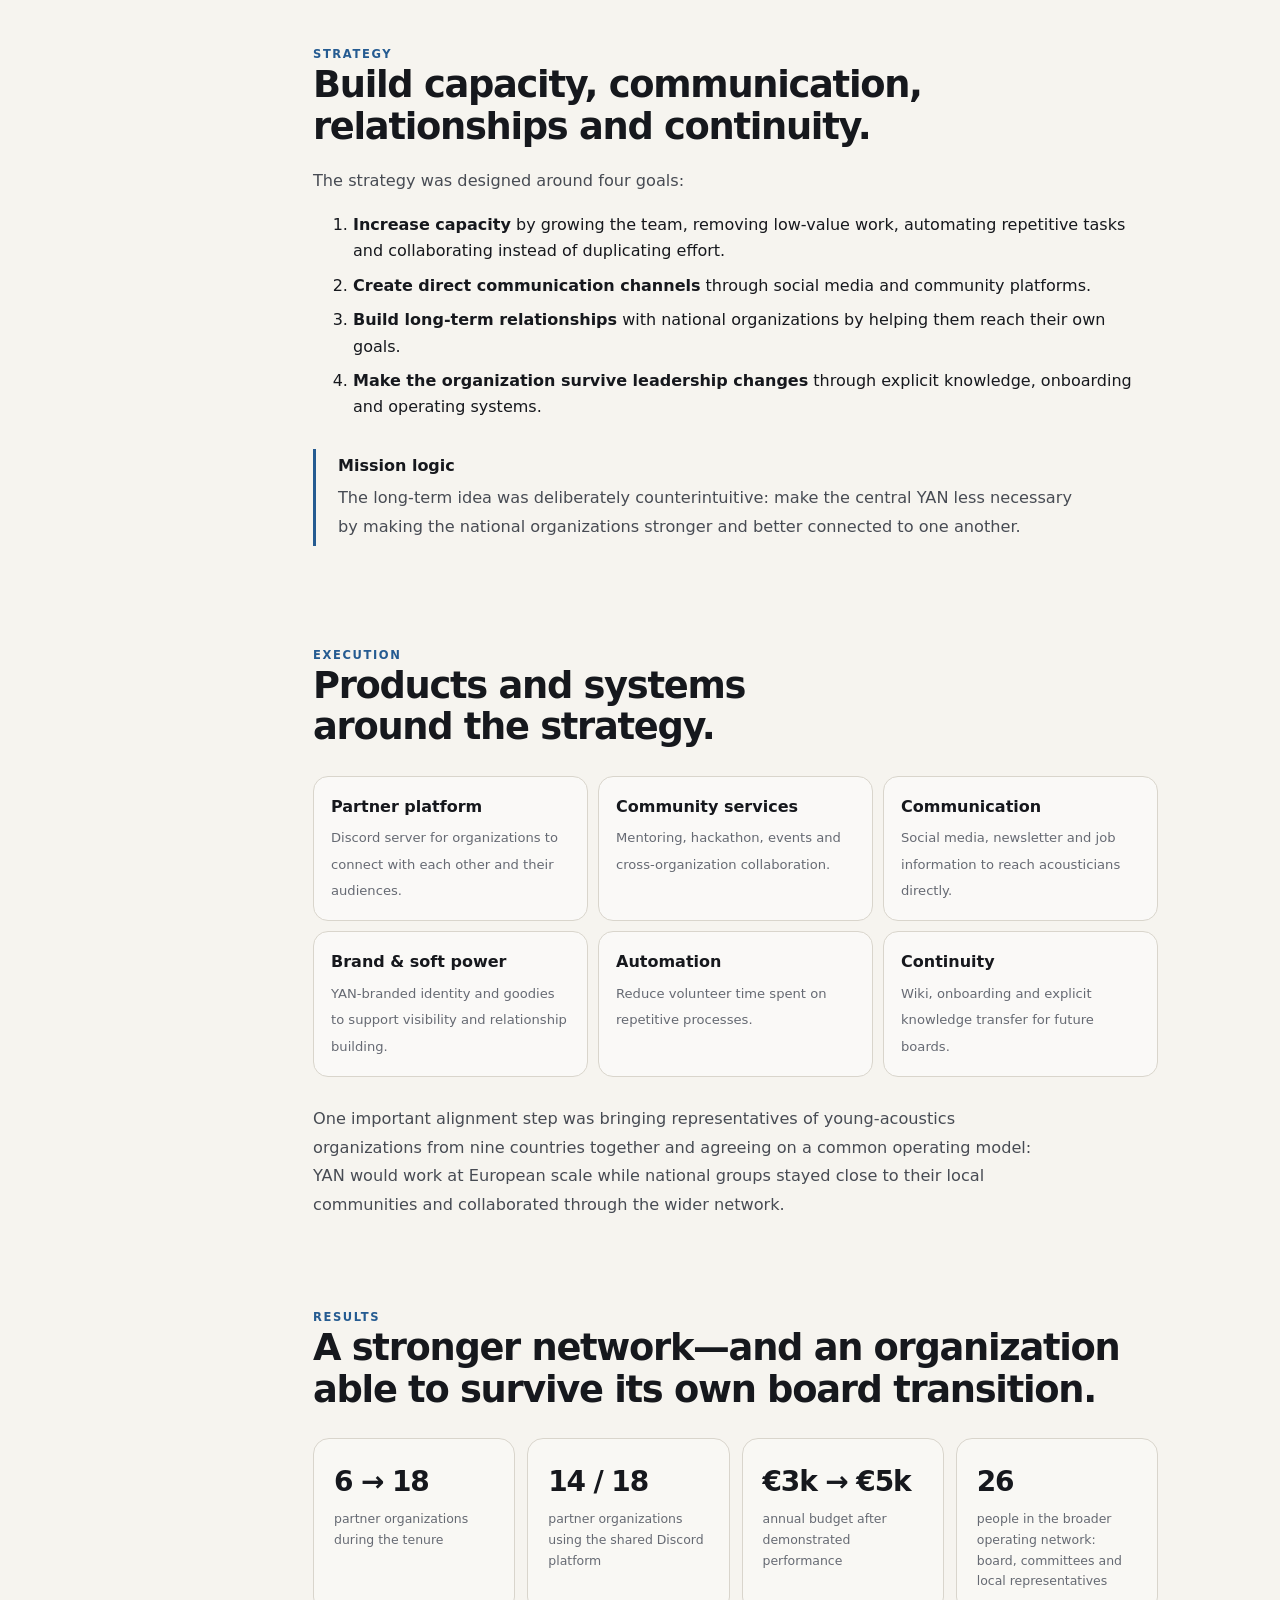
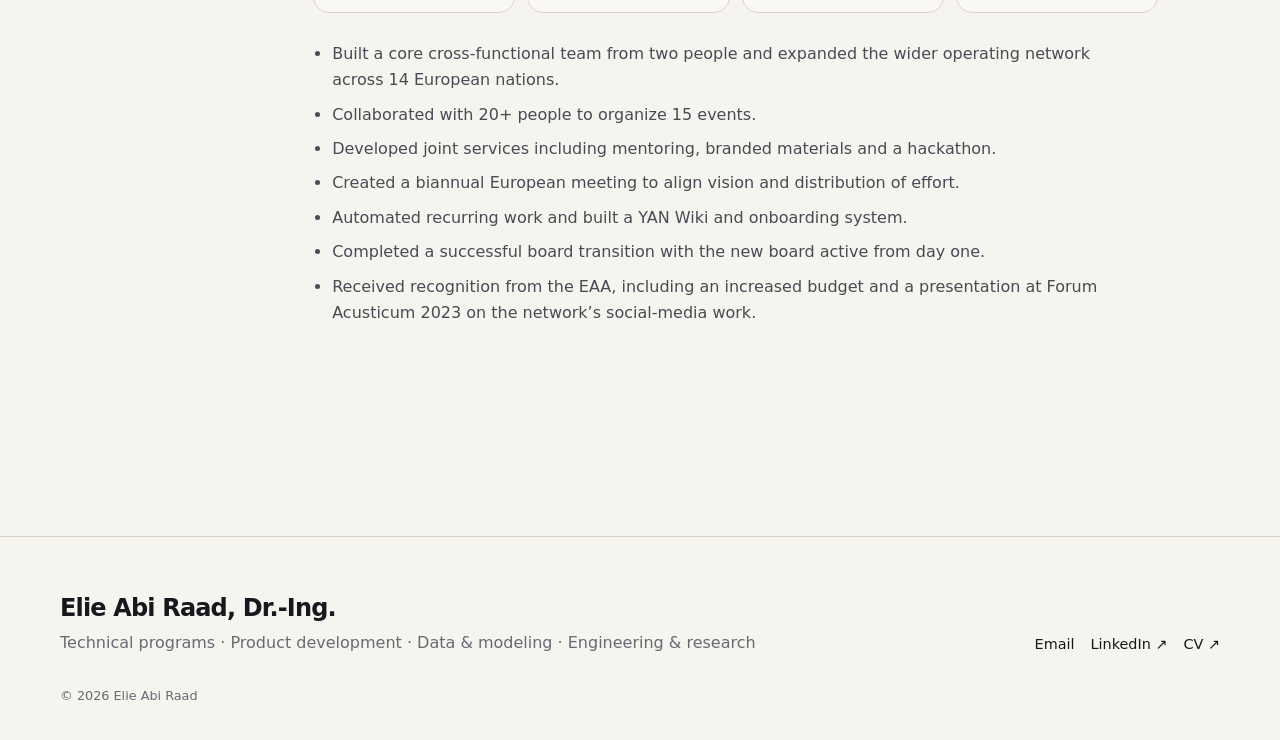
<file: work/yan.html>
<!doctype html><html lang="en"><head><meta charset="utf-8"><meta name="viewport" content="width=device-width,initial-scale=1"><title>Rebuilding the Young Acousticians Network — Elie Abi Raad</title><meta name="description" content="Young Acousticians Network strategy and transformation led by Elie Abi Raad."><meta name="theme-color" content="#f6f4ef"><link rel="icon" href="../assets/favicon.svg" type="image/svg+xml"><link rel="stylesheet" href="../assets/styles.css?v=20261106b"></head><body><nav class="nav"><div class="container nav-inner"><a class="brand" href="../index.html">Elie Abi Raad <span>· Dr.-Ing.</span></a><button class="menu-btn" aria-label="Open navigation">☰</button><div class="nav-links"><a href="../index.html">Home</a><a href="../capabilities.html">Capabilities</a><a class="active" href="../work.html">Selected work</a><a class="ai-nav-link" href="machine-learning.html">AI &amp; ML</a><a href="../expertise.html">Technical depth</a><a href="../about.html">About</a><a class="cv-link" href="../Elie_Abi_Raad_CV.pdf" target="_blank">CV ↗</a></div></div></nav><main><header class="case-hero"><div class="container"><div class="kicker">European Acoustics Association · Strategy · Ecosystem · Product · Operations</div><h1>Rebuilding the Young Acousticians Network</h1><div class="case-sub"><p class="lead">A volunteer organization redesign: start with stakeholder needs, use the European position as leverage, create shared services, and build enough operating infrastructure that the organization does not reset every two years.</p><div class="case-meta"><div class="meta-item"><small>Role</small><strong>Chair / Program & Product Lead</strong></div><div class="meta-item"><small>Starting team</small><strong>2 active members</strong></div><div class="meta-item"><small>Partners</small><strong>6 → 18 organizations</strong></div><div class="meta-item"><small>Budget</small><strong>€3k → €5k / year</strong></div></div></div></div></header><div class="container"><div class="case-body"><aside class="case-toc"><div class="kicker" style="margin-bottom:10px">Case study</div><a href="#starting">Starting point</a><a href="#discovery">Discovery</a><a href="#strategy">Strategy</a><a href="#execution">Execution</a><a href="#results">Results</a></aside><article class="case-content">
<section id="starting"><div class="kicker">Starting point</div><h2>A two-person volunteer group with no durable operating system.</h2><p>When I became Chair, the Young Acousticians Network had a good name and European positioning, but little continuity or strategic direction. The board had two active members, a €3,000 annual budget, time-consuming recurring work, no system for passing knowledge between boards, limited exposure beyond conferences and little understanding of what national organizations across Europe actually needed.</p><p>At the same time, national early-career acoustics groups were operating largely in isolation. They often had the same problem—too little time, too little workforce and a desire to connect to the wider European community—but were not pooling knowledge or resources.</p></section>
<section id="discovery"><div class="kicker">Discovery</div><h2>Treat the network like an ecosystem, not a newsletter.</h2><p>I mapped the acoustics community into stakeholder groups and spoke directly with national organizations, associations and partners to understand their needs, pain points and expectations. The recurring pattern was clear: small organizations wanted connection, reach, guidance or collaboration, while the European association needed a better channel to younger acousticians.</p><div class="program-map"><div class="node"><strong>National groups</strong><span>Needed purpose, connection, shared events and help building local communities.</span></div><div class="node"><strong>European association</strong><span>Needed stronger contact with individual early-career acousticians.</span></div><div class="node"><strong>Industry &amp; institutes</strong><span>Needed a better channel to reach younger acousticians.</span></div></div></section>
<section id="strategy"><div class="kicker">Strategy</div><h2>Build capacity, communication, relationships and continuity.</h2><p>The strategy was designed around four goals:</p><ol><li><strong>Increase capacity</strong> by growing the team, removing low-value work, automating repetitive tasks and collaborating instead of duplicating effort.</li><li><strong>Create direct communication channels</strong> through social media and community platforms.</li><li><strong>Build long-term relationships</strong> with national organizations by helping them reach their own goals.</li><li><strong>Make the organization survive leadership changes</strong> through explicit knowledge, onboarding and operating systems.</li></ol><div class="callout"><strong>Mission logic</strong><p>The long-term idea was deliberately counterintuitive: make the central YAN less necessary by making the national organizations stronger and better connected to one another.</p></div></section>
<section id="execution"><div class="kicker">Execution</div><h2>Products and systems around the strategy.</h2><div class="program-map"><div class="node"><strong>Partner platform</strong><span>Discord server for organizations to connect with each other and their audiences.</span></div><div class="node"><strong>Community services</strong><span>Mentoring, hackathon, events and cross-organization collaboration.</span></div><div class="node"><strong>Communication</strong><span>Social media, newsletter and job information to reach acousticians directly.</span></div><div class="node"><strong>Brand &amp; soft power</strong><span>YAN-branded identity and goodies to support visibility and relationship building.</span></div><div class="node"><strong>Automation</strong><span>Reduce volunteer time spent on repetitive processes.</span></div><div class="node"><strong>Continuity</strong><span>Wiki, onboarding and explicit knowledge transfer for future boards.</span></div></div><p>One important alignment step was bringing representatives of young-acoustics organizations from nine countries together and agreeing on a common operating model: YAN would work at European scale while national groups stayed close to their local communities and collaborated through the wider network.</p></section>
<section id="results"><div class="kicker">Results</div><h2>A stronger network—and an organization able to survive its own board transition.</h2><div class="stat-grid"><div class="stat"><strong>6 → 18</strong><span>partner organizations during the tenure</span></div><div class="stat"><strong>14 / 18</strong><span>partner organizations using the shared Discord platform</span></div><div class="stat"><strong>€3k → €5k</strong><span>annual budget after demonstrated performance</span></div><div class="stat"><strong>26</strong><span>people in the broader operating network: board, committees and local representatives</span></div></div><ul><li>Built a core cross-functional team from two people and expanded the wider operating network across 14 European nations.</li><li>Collaborated with 20+ people to organize 15 events.</li><li>Developed joint services including mentoring, branded materials and a hackathon.</li><li>Created a biannual European meeting to align vision and distribution of effort.</li><li>Automated recurring work and built a YAN Wiki and onboarding system.</li><li>Completed a successful board transition with the new board active from day one.</li><li>Received recognition from the EAA, including an increased budget and a presentation at Forum Acusticum 2023 on the network’s social-media work.</li></ul></section>
</article></div></div></main><footer class="footer"><div class="container footer-grid"><div><h2>Elie Abi Raad, Dr.-Ing.</h2><p>Technical programs · Product development · Data &amp; modeling · Engineering &amp; research</p></div><div class="footer-links"><a href="mailto:elie.abiraad.pm@gmail.com">Email</a><a href="https://www.linkedin.com/in/elie-abi-raad" target="_blank" rel="noopener">LinkedIn ↗</a><a href="../Elie_Abi_Raad_CV.pdf" target="_blank">CV ↗</a></div></div><div class="container small" style="margin-top:28px">© <span data-year></span> Elie Abi Raad</div></footer><script src="../assets/script.js"></script></body></html>
</file>
<file: assets/styles.css>
:root{
  --bg:#f6f4ef; --paper:#fbfaf7; --ink:#16181d; --muted:#666a73; --line:#d9d5cc;
  --blue:#255b91; --blue2:#dce7f2; --navy:#12243c; --green:#315f54; --green2:#dce8e3;
  --warm:#8a5b34; --warm2:#efe3d6; --accent:#6c78c9; --shadow:0 18px 55px rgba(22,24,29,.08);
  --radius:18px; --max:1160px;
}
*{box-sizing:border-box}
html{scroll-behavior:smooth;scroll-padding-top:100px}
body{margin:0;background:var(--bg);color:var(--ink);font-family:Inter,ui-sans-serif,system-ui,-apple-system,BlinkMacSystemFont,"Segoe UI",sans-serif;line-height:1.65;-webkit-font-smoothing:antialiased}
a{color:inherit;text-decoration:none}
img{display:block;max-width:100%}
button{font:inherit}
.container{width:min(var(--max),calc(100% - 40px));margin:0 auto}
.nav{position:sticky;top:0;z-index:50;background:rgba(246,244,239,.92);backdrop-filter:blur(14px);border-bottom:1px solid rgba(217,213,204,.7)}
.nav-inner{height:74px;display:flex;align-items:center;justify-content:space-between;gap:24px}
.brand{font-weight:760;letter-spacing:-.02em;font-size:1.03rem;white-space:nowrap}
.brand span{font-weight:560;color:var(--muted)}
.nav-links{display:flex;align-items:center;gap:22px;font-size:.9rem;color:#4d5159}
.nav-links a{padding:8px 0;border-bottom:1px solid transparent}
.nav-links a:hover,.nav-links a.active{color:var(--ink);border-bottom-color:var(--ink)}
.nav-links .cv-link{border:1px solid var(--line);padding:8px 13px;border-radius:999px}
.nav-links .cv-link:hover{border-color:var(--ink)}
.menu-btn{display:none;border:0;background:none;font-size:1.4rem;cursor:pointer}
.inline-case-link{color:var(--blue);font-weight:700;text-decoration:underline;text-underline-offset:3px}
@media(max-width:1100px) and (min-width:901px){.nav-inner{gap:15px}.brand{font-size:.95rem}.nav-links{gap:12px;font-size:.82rem}}
.hero{padding:78px 0 55px}
.hero-grid{display:grid;grid-template-columns:minmax(0,1.45fr) minmax(260px,.65fr);gap:clamp(30px,4vw,65px);align-items:end}
.kicker{text-transform:uppercase;letter-spacing:.14em;font-size:.72rem;font-weight:760;color:var(--blue)}
h1,h2,h3{margin:0;line-height:1.13;letter-spacing:-.035em;text-wrap:balance}
h1{font-size:clamp(3rem,4.8vw,4.85rem);max-width:930px}
.hero .lead{font-size:clamp(1.04rem,1.55vw,1.23rem);color:#4f535b;max-width:680px;margin:24px 0 0;line-height:1.65}
.hero-side{border-left:1px solid var(--line);padding-left:28px;color:#555962}
.hero-side strong{display:block;color:var(--ink);font-size:1rem;margin-bottom:7px}
.hero-actions{display:flex;flex-wrap:wrap;gap:12px;margin-top:34px}
.btn{display:inline-flex;align-items:center;justify-content:center;gap:8px;padding:12px 17px;border-radius:999px;border:1px solid var(--line);font-weight:680;font-size:.94rem;transition:.18s ease}
.btn:hover{transform:translateY(-1px);border-color:#9f9a90}
.btn.primary{background:var(--ink);color:white;border-color:var(--ink)}
.btn.ghost{background:rgba(255,255,255,.4)}
.proofbar{display:grid;grid-template-columns:repeat(5,1fr);border-top:1px solid var(--line);border-bottom:1px solid var(--line);margin:28px 0 0}
.proof{padding:22px 18px 21px 0}
.proof+.proof{border-left:1px solid var(--line);padding-left:22px}
.proof strong{display:block;font-size:1.85rem;letter-spacing:-.04em}
.proof span{display:block;color:var(--muted);font-size:.83rem;line-height:1.35;margin-top:4px}
.section{padding:76px 0}
.section.tight{padding:54px 0}
.section-head{display:grid;grid-template-columns:1fr .72fr;gap:60px;align-items:end;margin-bottom:42px}
.section-head h2{font-size:clamp(2rem,3.4vw,3.15rem);margin-top:10px}
.section-head p{color:var(--muted);margin:0;max-width:520px}
.grid-4{display:grid;grid-template-columns:repeat(4,1fr);gap:14px}
.grid-3{display:grid;grid-template-columns:repeat(3,1fr);gap:16px}
.card{border:1px solid var(--line);border-radius:var(--radius);padding:25px;background:rgba(255,255,255,.28);min-height:215px;display:flex;flex-direction:column;justify-content:space-between;transition:.2s ease}
.card:hover{transform:translateY(-3px);box-shadow:var(--shadow);background:var(--paper)}
.card h3{font-size:1.38rem;margin:11px 0 10px}
.card p{color:var(--muted);margin:0;font-size:.95rem}
.num{font-size:.72rem;text-transform:uppercase;letter-spacing:.12em;color:var(--muted);font-weight:750}
.link{font-weight:700;font-size:.9rem;margin-top:30px}
.project-card{min-height:290px}
.project-card .eyebrow{display:flex;justify-content:space-between;gap:15px;color:var(--muted);font-size:.76rem;text-transform:uppercase;letter-spacing:.08em}
.project-card h3{font-size:1.5rem;margin-top:25px}
.project-card .metric{font-size:2rem;letter-spacing:-.05em;font-weight:760;margin-top:24px}
.project-card.blue{background:var(--blue2)} .project-card.green{background:var(--green2)} .project-card.warm{background:var(--warm2)} .project-card.dark{background:var(--navy);color:white;border-color:var(--navy)} .project-card.dark p,.project-card.dark .eyebrow{color:#c8d1df}
.reading-path{border-radius:28px;background:var(--navy);color:#fff;padding:54px;display:grid;grid-template-columns:.9fr 1.1fr;gap:70px}
.reading-path p{color:#cbd3de}
.path-row{display:grid;grid-template-columns:150px 1fr;gap:20px;padding:20px 0;border-bottom:1px solid rgba(255,255,255,.14)}
.path-row:last-child{border-bottom:0}
.page-hero{padding:75px 0 55px;border-bottom:1px solid var(--line)}
.page-hero h1{font-size:clamp(2.65rem,4.7vw,4.5rem);max-width:970px;margin-top:12px}
.page-hero p{max-width:780px;font-size:1.15rem;color:var(--muted);margin:25px 0 0}
.cap-block{display:grid;grid-template-columns:.42fr 1fr;gap:70px;padding:62px 0;border-bottom:1px solid var(--line)}
.cap-block h2{font-size:2.25rem;margin-top:8px}
.cap-list{display:grid;grid-template-columns:1fr 1fr;gap:0 40px;padding:0;margin:0;list-style:none}
.cap-list li{padding:15px 0;border-bottom:1px solid var(--line)}
.evidence{display:flex;flex-wrap:wrap;gap:8px;margin-top:24px}
.pill,.tag{display:inline-flex;border:1px solid var(--line);border-radius:999px;padding:7px 11px;font-size:.79rem;background:rgba(255,255,255,.35)}
.pill:hover{border-color:var(--ink)}
.filters{display:flex;flex-wrap:wrap;gap:8px;margin-bottom:30px}
.filter-btn{border:1px solid var(--line);background:transparent;border-radius:999px;padding:8px 13px;cursor:pointer;color:#5f6269}
.filter-btn.active,.filter-btn:hover{background:var(--ink);color:white;border-color:var(--ink)}
.work-grid{display:grid;grid-template-columns:1fr 1fr;gap:16px}
.work-card{border:1px solid var(--line);border-radius:var(--radius);padding:28px;min-height:330px;display:flex;flex-direction:column;justify-content:space-between;background:rgba(255,255,255,.28);transition:.2s ease}
.work-card:hover{transform:translateY(-3px);box-shadow:var(--shadow);background:var(--paper)}
.work-card h3{font-size:1.75rem;margin:14px 0 14px}
.work-card p{color:var(--muted);margin:0}
.tags{display:flex;gap:7px;flex-wrap:wrap;margin-top:24px}
.work-card>strong{margin-top:32px}
.case-hero{padding:70px 0 48px}
.case-hero h1{font-size:clamp(2.75rem,4.75vw,4.55rem);max-width:1000px;margin-top:12px}
.case-sub{display:grid;grid-template-columns:1fr .58fr;gap:70px;margin-top:28px}
.case-sub .lead{font-size:1.18rem;color:#50545c;margin:0}
.case-meta{display:grid;grid-template-columns:1fr 1fr;gap:18px;border-left:1px solid var(--line);padding-left:28px}
.meta-item small{display:block;text-transform:uppercase;letter-spacing:.1em;color:var(--muted);font-size:.67rem;font-weight:740}.meta-item strong{display:block;margin-top:5px}
.case-body{display:grid;grid-template-columns:205px minmax(0,1fr);gap:48px;padding:62px 0 82px}
.case-content{min-width:0;max-width:845px}
.case-toc{position:sticky;top:105px;align-self:start;font-size:.86rem;color:var(--muted)}
.case-toc a{display:block;padding:8px 0}.case-toc a:hover{color:var(--ink)}
.case-content section{padding:0 0 72px;scroll-margin-top:105px}
.case-content h2{font-size:clamp(1.8rem,3vw,2.3rem);margin-bottom:20px}
.case-content h3{font-size:1.35rem;margin:30px 0 12px}
.case-content p{font-size:1.01rem;color:#474b53;max-width:72ch;line-height:1.78}
.case-content ul{color:#474b53;padding-left:1.2rem;max-width:820px}
.case-content li{margin:8px 0}
.stat-grid{display:grid;grid-template-columns:repeat(4,1fr);gap:12px;margin:28px 0}
.stat{border:1px solid var(--line);border-radius:16px;padding:20px;background:rgba(255,255,255,.3)}
.stat strong{font-size:1.75rem;display:block;letter-spacing:-.04em}.stat span{font-size:.78rem;color:var(--muted);display:block;margin-top:4px}
.diagram{border:1px solid var(--line);border-radius:20px;padding:28px;background:var(--paper);margin:28px 0;overflow:auto}
.flow{display:flex;align-items:stretch;gap:8px;min-width:690px}
.flow .node{flex:1;border:1px solid var(--line);border-radius:14px;padding:15px;background:white;font-size:.85rem}.flow .arrow{align-self:center;color:#8b8d93;font-weight:800}
.program-map{display:grid;grid-template-columns:repeat(3,1fr);gap:10px;margin:28px 0}
.program-map .node{border:1px solid var(--line);border-radius:15px;padding:17px;background:rgba(255,255,255,.5)}
.program-map strong{display:block;margin-bottom:4px}.program-map span{font-size:.82rem;color:var(--muted)}
.callout{border-left:3px solid var(--blue);padding:4px 0 4px 22px;margin:28px 0;max-width:820px}.callout strong{display:block;margin-bottom:5px}.callout p{margin:0}
.figure-grid{display:grid;grid-template-columns:1fr 1fr;gap:16px;margin:30px 0}
.figure{border:1px solid var(--line);border-radius:18px;overflow:hidden;background:white}
.figure img{display:block;width:auto;max-width:100%;height:auto;max-height:410px;object-fit:contain;background:#fff;margin:auto;padding:12px}.figure.tall img{height:auto;max-height:490px;object-fit:contain;padding:14px}
.figure figcaption{padding:13px 16px;color:var(--muted);font-size:.78rem;border-top:1px solid var(--line)}
.source-list{padding:0;margin:18px 0 0;list-style:none}.source-list li{padding:9px 0;border-bottom:1px solid var(--line)}.source-list a{text-decoration:underline;text-underline-offset:3px}
.expertise-grid{display:grid;grid-template-columns:repeat(2,1fr);gap:16px}
.expertise-card{border:1px solid var(--line);border-radius:20px;padding:28px;min-height:260px;background:rgba(255,255,255,.28)}
.expertise-card h3{font-size:1.65rem;margin:12px 0}.expertise-card p{color:var(--muted)}
.timeline{margin-top:35px}
.timeline-item{display:grid;grid-template-columns:180px 1fr;gap:32px;padding:25px 0;border-top:1px solid var(--line)}
.timeline-item .date{color:var(--muted);font-size:.88rem}.timeline-item h3{font-size:1.25rem;margin-bottom:7px}.timeline-item p{margin:0;color:var(--muted)}
.contact-card{border-radius:28px;background:var(--navy);color:white;padding:48px;display:grid;grid-template-columns:1fr auto;gap:40px;align-items:center}
.contact-card p{color:#cbd3de;margin:12px 0 0}.contact-links{display:flex;flex-wrap:wrap;gap:10px}.contact-card .btn{border-color:rgba(255,255,255,.24);color:white}.contact-card .btn.primary{background:white;color:var(--navy);border-color:white}
.footer{padding:58px 0 34px;border-top:1px solid var(--line);margin-top:40px}
.footer-grid{display:flex;justify-content:space-between;align-items:end;gap:30px}.footer h2{font-size:1.5rem}.footer p{color:var(--muted);margin:8px 0 0}.footer-links{display:flex;gap:16px;flex-wrap:wrap;font-size:.9rem}.small{font-size:.8rem;color:var(--muted)}
@media(max-width:900px){
  .menu-btn{display:block}.nav-links{display:none;position:absolute;left:20px;right:20px;top:68px;background:var(--paper);border:1px solid var(--line);border-radius:16px;padding:16px;box-shadow:var(--shadow);flex-direction:column;align-items:stretch;gap:3px}.nav-links.open{display:flex}.nav-links a{padding:10px 8px}
  .hero{padding-top:58px}.hero-grid,.section-head,.reading-path,.case-sub,.case-body,.cap-block,.contact-card{grid-template-columns:1fr;gap:30px}.hero-side,.case-meta{border-left:0;border-top:1px solid var(--line);padding:24px 0 0}.case-body{padding-top:38px}.case-toc{display:none}
  .grid-4{grid-template-columns:1fr 1fr}.grid-3{grid-template-columns:1fr 1fr}.proofbar{grid-template-columns:repeat(2,1fr)}.proof:nth-child(odd){border-left:0;padding-left:0}.proof:nth-child(even){border-left:1px solid var(--line);padding-left:18px}.proof:last-child{border-top:1px solid var(--line)}
  .stat-grid{grid-template-columns:1fr 1fr}.program-map{grid-template-columns:1fr 1fr}.work-grid{grid-template-columns:1fr}.figure-grid{grid-template-columns:1fr}.expertise-grid{grid-template-columns:1fr}.timeline-item{grid-template-columns:1fr;gap:5px}
}
@media(max-width:600px){
  .container{width:min(var(--max),calc(100% - 28px))}.nav-inner{height:68px}.brand{font-size:.92rem}.brand span{display:none}
  h1{font-size:clamp(2.5rem,10vw,3.35rem)}.grid-4,.grid-3{grid-template-columns:1fr}.section{padding:58px 0}.proofbar{grid-template-columns:1fr}.proof,.proof:nth-child(even),.proof:nth-child(odd){border-left:0!important;border-top:1px solid var(--line);padding:18px 0}.proof:first-child{border-top:0}.cap-list{grid-template-columns:1fr}.stat-grid,.program-map{grid-template-columns:1fr}.reading-path{padding:28px}.path-row{grid-template-columns:1fr;gap:5px}.case-meta{grid-template-columns:1fr}.figure img{height:auto}.figure.tall img{height:auto}.contact-card{padding:28px}.footer-grid{align-items:flex-start;flex-direction:column}
}


/* Peer-reviewed paper deep-dive page (scoped to .paper-* classes) */
.paper-hero{padding-top:47px;padding-bottom:46px}
.paper-breadcrumb{color:var(--muted);font-size:.84rem;margin:0 0 42px}
.paper-breadcrumb a{text-decoration:underline;text-underline-offset:3px;text-decoration-color:var(--line)}
.paper-breadcrumb span{padding:0 7px;color:#a3a09b}
.paper-hero h1{max-width:1000px;font-size:clamp(2.7rem,4.7vw,4.45rem);letter-spacing:-.045em;line-height:1.1}
.paper-hero-bottom{display:grid;grid-template-columns:1.1fr .7fr;gap:36px;align-items:end;margin-top:28px}
.paper-lede{font-size:clamp(1.1rem,1.75vw,1.3rem);line-height:1.62;color:#51555c;max-width:790px;margin:0}
.paper-hero-actions{display:flex;gap:10px;flex-wrap:wrap;justify-content:flex-end}
.paper-label-row{border-top:1px solid var(--line);padding-top:18px;margin-top:41px;display:flex;flex-wrap:wrap;gap:8px 28px;color:var(--muted);font-size:.83rem}
.paper-label-row span:before{content:"•";margin-right:8px;color:var(--blue)}
.paper-photo-wrap{margin-top:2px}
.paper-photo{margin:0;border:1px solid var(--line);border-radius:0 0 20px 20px;overflow:hidden;background:var(--paper)}
.paper-photo a{display:flex;align-items:center;justify-content:center;overflow:hidden;background:#eae9e4;padding:clamp(10px,2.4vw,24px)}
.paper-photo img{width:auto;max-width:100%;height:auto;max-height:450px;object-fit:contain;transition:transform .35s ease}
.paper-photo a:hover img{transform:scale(1.01)}
.paper-photo figcaption{padding:14px 21px;color:var(--muted);font-size:.86rem;line-height:1.5}
.paper-photo figcaption strong{color:var(--ink)}.paper-photo figcaption span,.paper-figure figcaption span{color:#767a82}
.paper-proof{display:grid;grid-template-columns:repeat(4,1fr);border-bottom:1px solid var(--line);padding:26px 0 29px;gap:16px}
.paper-proof>div{padding-left:20px;border-left:1px solid var(--line)}.paper-proof>div:first-child{padding-left:0;border:0}
.paper-proof strong{display:block;letter-spacing:-.05em;font-size:clamp(1.65rem,2.7vw,2.4rem);line-height:1.15}
.paper-proof span{display:block;color:var(--muted);font-size:.83rem;margin-top:7px;line-height:1.3;max-width:215px}
.paper-case-body{padding-top:72px}.paper-case-body .case-toc{top:112px}
.paper-case-body .case-toc a{border-left:1px solid var(--line);padding:8px 0 8px 14px}
.paper-case-body .case-toc a:hover{border-left-color:var(--blue);color:var(--blue)}
.paper-content section{padding-bottom:82px;border-bottom:1px solid var(--line);margin-bottom:70px}
.paper-content section:last-child{border-bottom:0;margin-bottom:0;padding-bottom:0}
.paper-content h2{font-size:clamp(1.85rem,2.9vw,2.4rem);max-width:770px;line-height:1.2;margin:12px 0 20px}
.paper-content p{font-size:1.04rem;line-height:1.78;margin:17px 0}
.paper-content a:not(.btn){color:var(--blue)}
.paper-pullquote{border-left:3px solid var(--blue);padding:18px 0 18px 25px;margin:28px 0;color:var(--navy);font-weight:630;line-height:1.46;font-size:clamp(1.2rem,2vw,1.56rem);max-width:780px}
.paper-detail-grid,.paper-results-grid,.paper-skill-grid{display:grid;grid-template-columns:repeat(2,1fr);gap:12px;margin-top:30px}
.paper-detail-grid>div,.paper-skill-grid>div{background:var(--paper);border:1px solid var(--line);border-radius:16px;padding:21px}
.paper-mini-kicker{display:block;letter-spacing:.13em;text-transform:uppercase;color:var(--blue);font-weight:740;font-size:.71rem;margin-bottom:10px}
.paper-detail-grid strong,.paper-skill-grid strong{display:block;font-size:1.11rem;line-height:1.3}
.paper-detail-grid p,.paper-skill-grid p{font-size:.9rem;color:var(--muted);line-height:1.56;margin:8px 0 0}
.paper-steps{display:grid;grid-template-columns:repeat(3,1fr);gap:9px;margin:27px 0 30px}
.paper-steps>div{border:1px solid var(--line);border-radius:13px;background:var(--paper);padding:18px;min-width:0}
.paper-steps span{display:block;color:var(--blue);font-size:.7rem;font-weight:750;letter-spacing:.1em;margin-bottom:8px}
.paper-steps strong{display:block;font-size:1.08rem}.paper-steps small{display:block;color:var(--muted);font-size:.78rem;line-height:1.35;margin-top:5px}
.paper-figure-pair{display:grid;grid-template-columns:minmax(0,1fr);gap:22px;margin-top:28px}
.paper-figure{margin:30px 0 26px;border:1px solid var(--line);border-radius:15px;overflow:hidden;background:#fff;max-width:800px}
.paper-figure-pair .paper-figure{margin:0}
.paper-figure a{display:flex;justify-content:center;align-items:center;position:relative;min-width:0;overflow:hidden;background:#fff;padding:clamp(8px,1.5vw,18px)}
.paper-figure a::after{content:"Open full-size figure ↗";position:absolute;right:12px;top:12px;background:rgba(251,250,247,.94);border:1px solid var(--line);border-radius:999px;padding:6px 11px;font-size:.72rem;color:var(--blue);font-weight:750;box-shadow:0 3px 12px rgba(0,0,0,.04)}
.paper-figure a:hover::after,.paper-figure a:focus-visible::after{background:var(--blue);color:#fff}
.paper-figure img{display:block;width:auto;height:auto;max-width:100%;max-height:450px;object-fit:contain;background:white}
.paper-figure-pair .paper-figure img{aspect-ratio:auto;max-height:440px}
.paper-figure figcaption{padding:13px 18px 15px;font-size:.84rem;line-height:1.55;color:var(--muted);border-top:1px solid var(--line)}
.paper-figure figcaption strong{color:var(--ink)}
.paper-figure-wide{margin:30px 0}
.paper-detection-steps{margin:27px 0;padding:0;list-style:none!important;max-width:850px!important}
.paper-detection-steps li{display:flex;gap:18px;align-items:baseline;padding:17px 0;border-top:1px solid var(--line);margin:0!important}
.paper-detection-steps li:last-child{border-bottom:1px solid var(--line)}
.paper-detection-steps strong{min-width:235px;max-width:235px;font-size:1rem;color:var(--ink);line-height:1.4}
.paper-detection-steps span{line-height:1.58;color:var(--muted);font-size:.94rem}
.paper-more-figure{margin:20px 0 10px;border:1px solid var(--line);border-radius:15px;overflow:hidden;background:var(--paper)}
.paper-more-figure summary{padding:17px 20px;cursor:pointer;color:var(--blue);font-weight:670}
.paper-more-figure summary:hover{text-decoration:underline}.paper-more-figure figure{margin:12px 16px 16px}
.paper-results-grid>div{border-top:2px solid var(--blue);padding:16px 2px 10px}
.paper-results-grid strong{display:block;font-size:1.95rem;line-height:1.2;letter-spacing:-.04em}
.paper-results-grid span{display:block;color:var(--muted);font-size:.86rem;margin-top:5px}
.paper-related{background:var(--blue2);border-radius:18px;padding:27px 30px;display:grid;grid-template-columns:1fr auto;align-items:center;gap:20px;margin-top:32px}
.paper-related h3{margin:7px 0 9px;font-size:1.4rem}.paper-related p{margin:0;font-size:.93rem;line-height:1.6}.paper-related .btn{white-space:nowrap;background:rgba(255,255,255,.5)}
.paper-smallnote{font-size:.83rem!important;color:var(--muted)!important;margin-top:26px!important}
@media(max-width:1080px){.paper-hero-bottom{grid-template-columns:1fr}.paper-hero-actions{justify-content:flex-start}.paper-case-body{gap:35px;grid-template-columns:200px 1fr}}
@media(max-width:900px){.paper-case-body{grid-template-columns:1fr}.paper-proof{grid-template-columns:repeat(2,1fr)}.paper-proof>div:nth-child(3){border:0;padding-left:0}.paper-related{grid-template-columns:1fr}}
@media(max-width:600px){.paper-hero{padding-top:25px}.paper-breadcrumb{margin-bottom:26px}.paper-label-row{gap:8px 16px}.paper-photo img{height:auto;max-height:330px}.paper-proof{gap:14px}.paper-proof>div{padding-left:14px}.paper-proof strong{font-size:1.5rem}.paper-proof span{font-size:.79rem}.paper-figure-pair,.paper-detail-grid,.paper-skill-grid{grid-template-columns:1fr}.paper-figure img{max-height:330px}.paper-figure a::after{position:static;align-self:flex-end;margin-left:8px;display:none}.paper-steps{grid-template-columns:repeat(2,1fr)}.paper-steps>div{padding:13px}.paper-content section{padding-bottom:54px;margin-bottom:53px}.paper-detection-steps li{display:block}.paper-detection-steps strong{display:block;max-width:none;margin-bottom:6px}.paper-related{padding:24px}.paper-hero h1{font-size:clamp(2.35rem,8.5vw,3rem)}}
@media(prefers-reduced-motion:reduce){.paper-photo img{transition:none}}

/* Shared interaction and readability polish across the portfolio. */
:focus-visible{outline:3px solid var(--blue);outline-offset:3px}
.case-content section,.cap-block{scroll-margin-top:100px}
.card,.work-card,.expertise-card{box-shadow:0 1px 2px rgba(0,0,0,.015)}
.paper-content a,.case-content a{overflow-wrap:anywhere}
@media(max-width:1100px){.paper-case-body{gap:30px;grid-template-columns:180px minmax(0,1fr)}}
@media(max-width:900px){.paper-case-body{grid-template-columns:1fr}.case-content{max-width:100%}.figure-grid{grid-template-columns:1fr}.figure img{max-height:420px}}
@media(max-width:600px){.hero-grid{gap:30px}.hero-side{padding-top:20px}.nav-links{left:14px;right:14px}.paper-figure figcaption{font-size:.84rem}.case-content h2{font-size:clamp(1.7rem,7.6vw,2.15rem)}.paper-related .btn{white-space:normal}}
@media(prefers-reduced-motion:reduce){html{scroll-behavior:auto}.card,.work-card,.paper-photo img{transition:none}}
</file>
